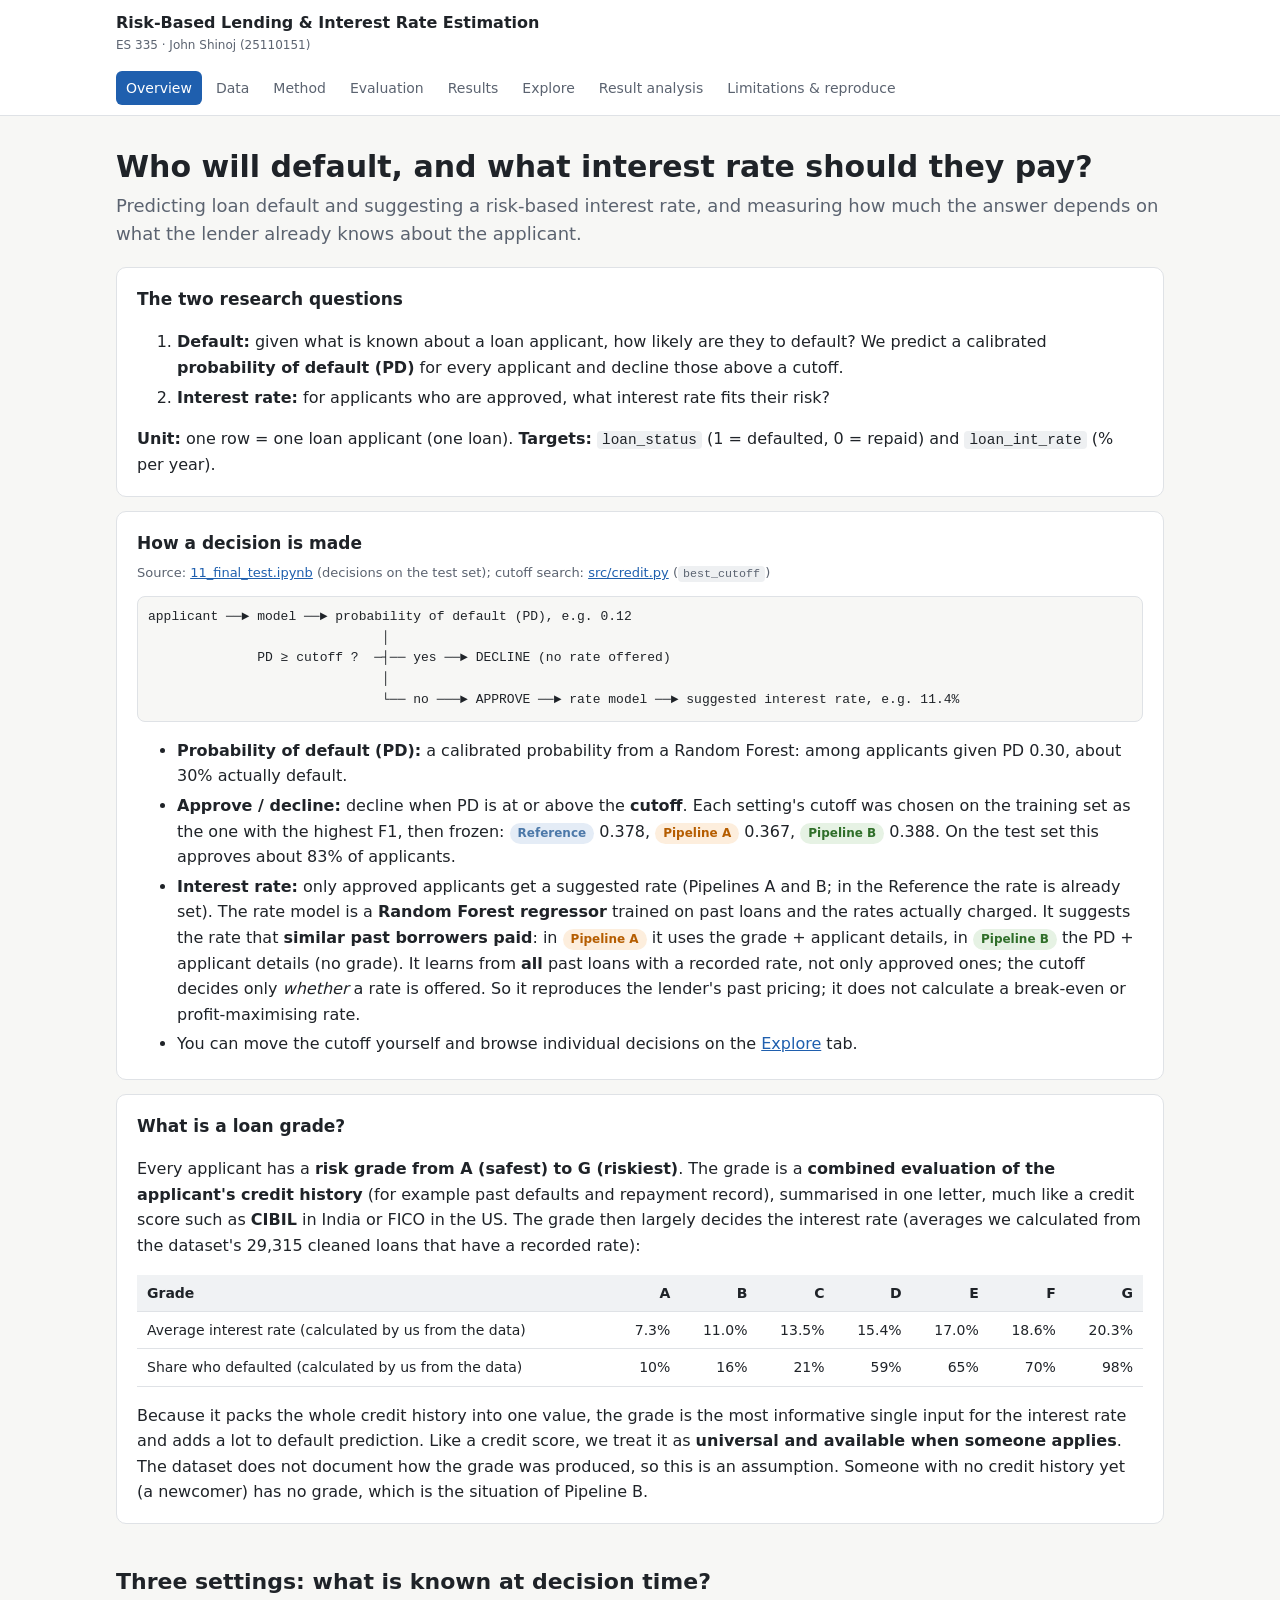
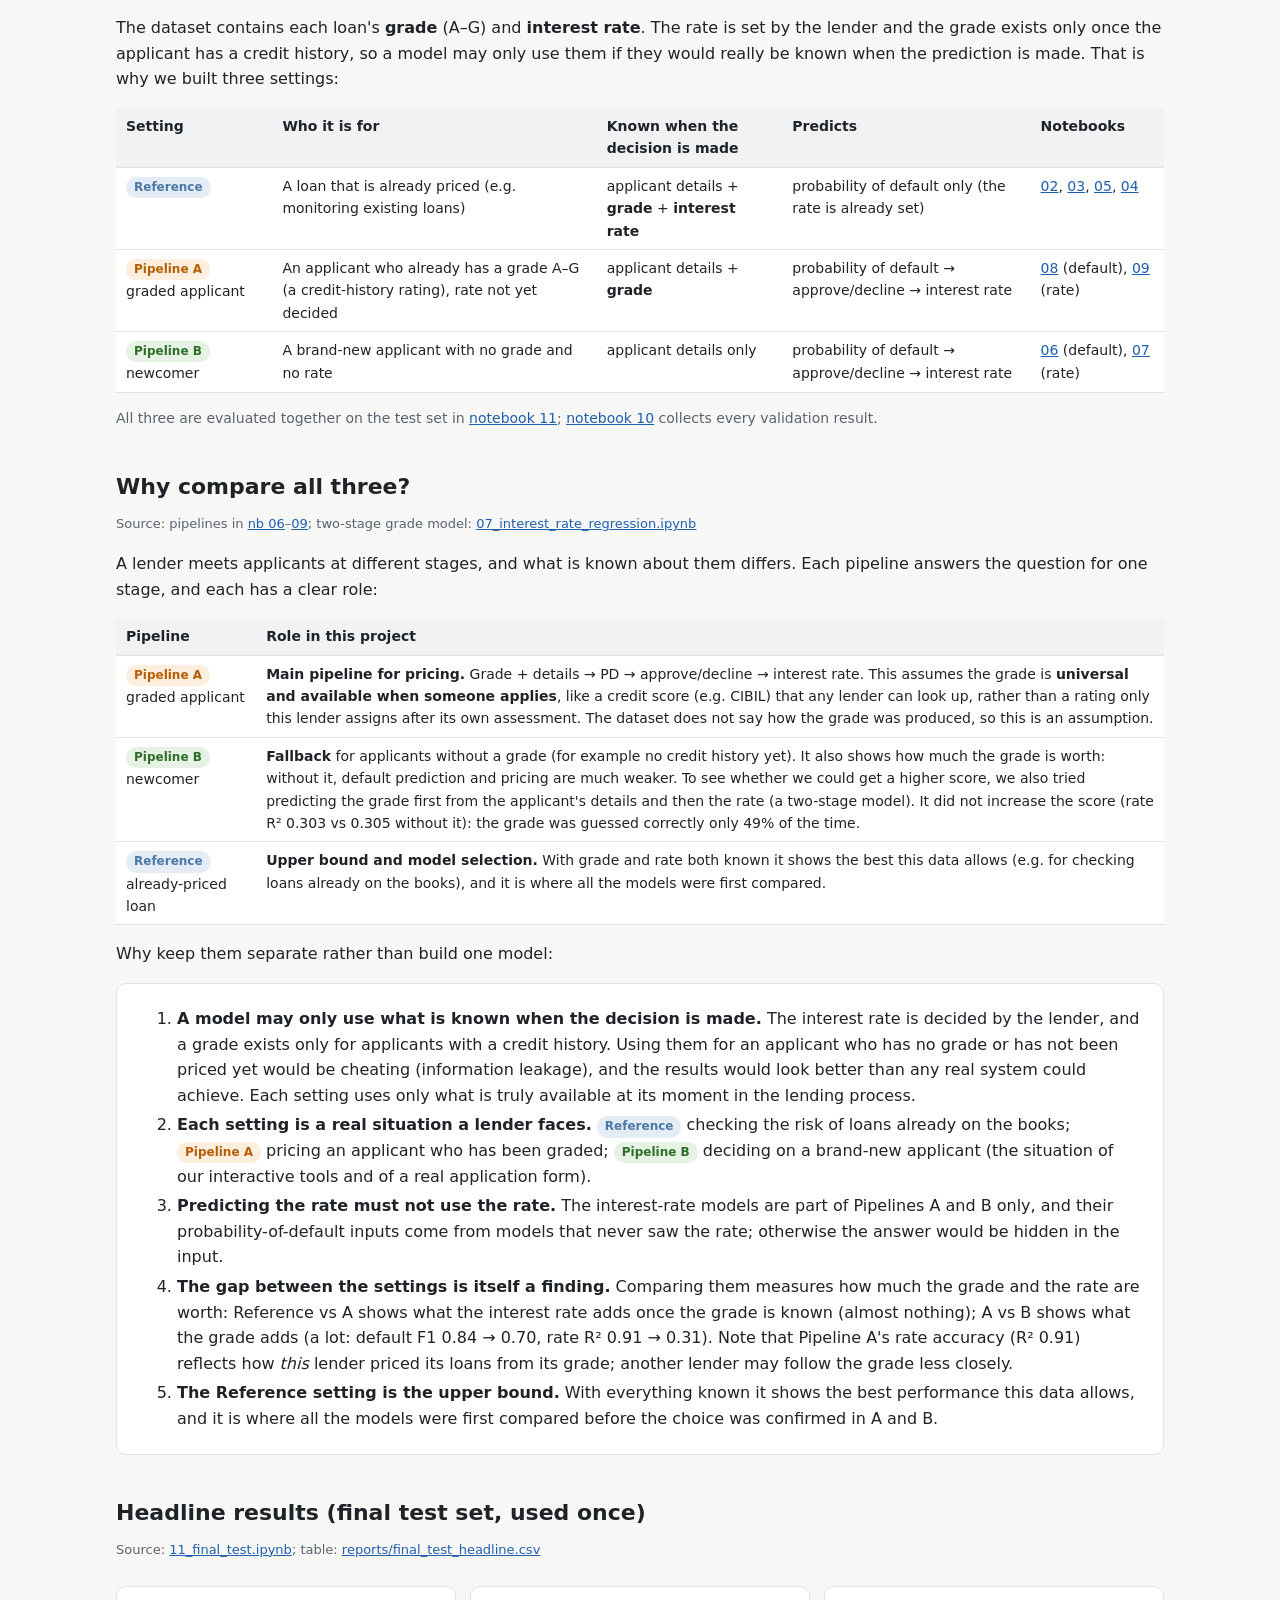
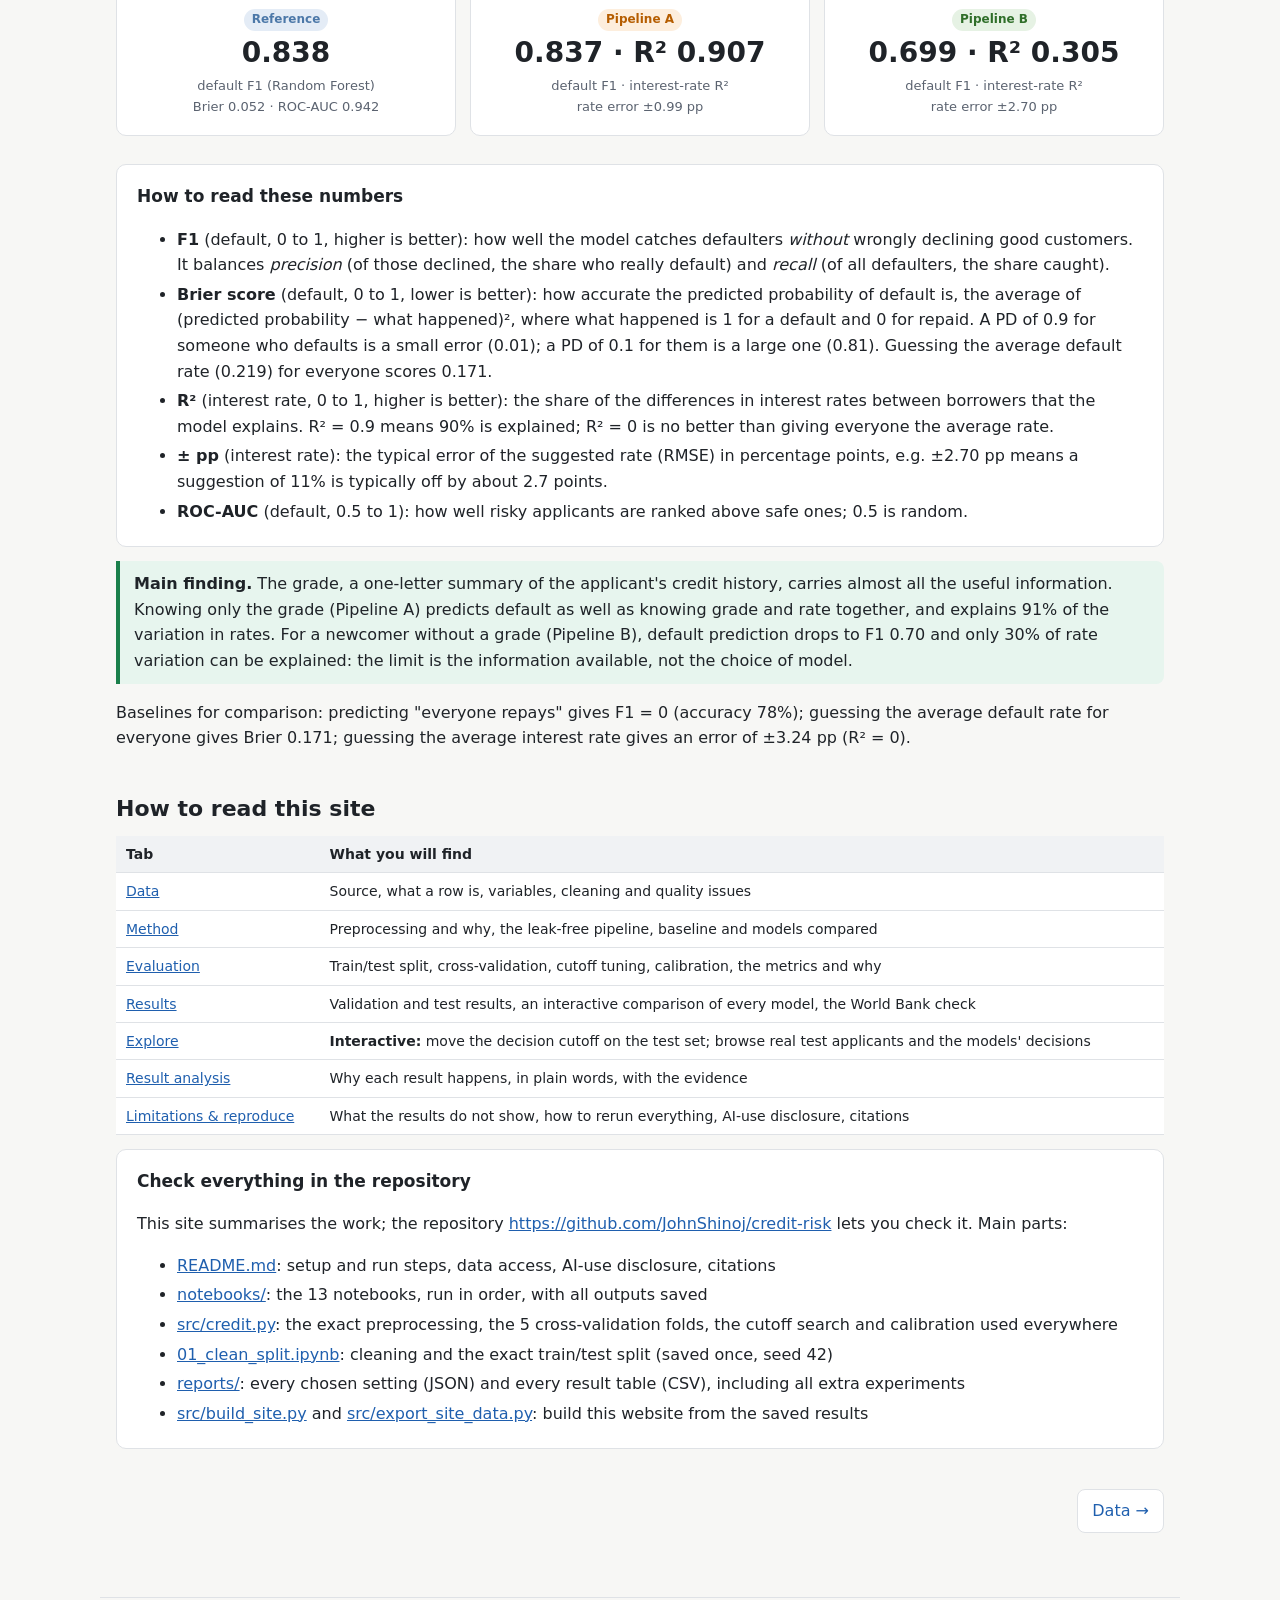
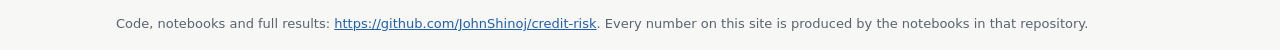
<file: docs/index.html>
<!doctype html>
<html lang="en"><head>
<meta charset="utf-8"><meta name="viewport" content="width=device-width, initial-scale=1">
<title>Overview | Risk-Based Lending</title>
<meta name="description" content="ES 335 project: predicting loan default and estimating interest rates for three lending settings.">
<link rel="stylesheet" href="assets/style.css">
</head><body>
<header class="site"><div class="inner">
<a class="brand" href="index.html">Risk-Based Lending &amp; Interest Rate Estimation<small>ES 335 · John Shinoj (25110151)</small></a>
<nav class="tabs"><a href="index.html" class=active>Overview</a><a href="data.html">Data</a><a href="method.html">Method</a><a href="evaluation.html">Evaluation</a><a href="results.html">Results</a><a href="explore.html">Explore</a><a href="analysis.html">Result analysis</a><a href="limitations.html">Limitations & reproduce</a></nav></div></header>
<main>

<h1>Who will default, and what interest rate should they pay?</h1>
<p class="lead">Predicting loan default and suggesting a risk-based interest rate, and measuring how much the answer depends on
what the lender already knows about the applicant.</p>

<div class="card">
<h3 style="margin-top:0">The two research questions</h3>
<ol>
<li><b>Default:</b> given what is known about a loan applicant, how likely are they to default? We predict a calibrated
<b>probability of default (PD)</b> for every applicant and decline those above a cutoff.</li>
<li><b>Interest rate:</b> for applicants who are approved, what interest rate fits their risk?</li>
</ol>
<p style="margin-bottom:0"><b>Unit:</b> one row = one loan applicant (one loan). <b>Targets:</b> <code>loan_status</code>
(1 = defaulted, 0 = repaid) and <code>loan_int_rate</code> (% per year).</p>
</div>

<div class="card">
<h3 style="margin-top:0">How a decision is made</h3>
<p class="src">Source: <a href="https://github.com/JohnShinoj/credit-risk/blob/main/notebooks/11_final_test.ipynb" target="_blank" rel="noopener">11_final_test.ipynb</a> (decisions on the test set); cutoff search: <a href="https://github.com/JohnShinoj/credit-risk/blob/main/src/credit.py" target="_blank" rel="noopener">src/credit.py</a> (<code>best_cutoff</code>)</p>
<pre style="background:#f7f7f5;border:1px solid var(--line);border-radius:8px;padding:10px;overflow-x:auto;font-size:13px;margin:6px 0 10px">
applicant ──► model ──► probability of default (PD), e.g. 0.12
                              │
              PD ≥ cutoff ?  ─┤── yes ──► DECLINE (no rate offered)
                              │
                              └── no ───► APPROVE ──► rate model ──► suggested interest rate, e.g. 11.4%</pre>
<ul style="margin-bottom:0">
<li><b>Probability of default (PD):</b> a calibrated probability from a Random Forest: among applicants given PD 0.30, about 30%
actually default.</li>
<li><b>Approve / decline:</b> decline when PD is at or above the <b>cutoff</b>. Each setting's cutoff was chosen on the training
set as the one with the highest F1, then frozen: <span class="tag ref">Reference</span> 0.378, <span class="tag A">Pipeline A</span>
0.367, <span class="tag B">Pipeline B</span> 0.388. On the test set this approves about 83% of applicants.</li>
<li><b>Interest rate:</b> only approved applicants get a suggested rate (Pipelines A and B; in the Reference the rate is already set).
The rate model is a <b>Random Forest regressor</b> trained on past loans and the rates actually charged. It suggests the rate that
<b>similar past borrowers paid</b>: in <span class="tag A">Pipeline A</span> it uses the grade + applicant details, in
<span class="tag B">Pipeline B</span> the PD + applicant details (no grade). It learns from <b>all</b> past loans with a
recorded rate, not only approved ones; the cutoff decides only <i>whether</i> a rate is offered. So it reproduces the lender's
past pricing; it does not calculate a break-even or profit-maximising rate.</li>
<li>You can move the cutoff yourself and browse individual decisions on the <a href="explore.html">Explore</a> tab.</li>
</ul>
</div>

<div class="card">
<h3 style="margin-top:0">What is a loan grade?</h3>
<p>Every applicant has a <b>risk grade from A (safest) to G (riskiest)</b>. The grade is a <b>combined evaluation of the
applicant's credit history</b> (for example past defaults and repayment record), summarised in one letter, much like a
credit score such as <b>CIBIL</b> in India or FICO in the US. The grade then largely decides the interest rate
(averages we calculated from the dataset's 29,315 cleaned loans that have a recorded rate):</p>
<div class="table-wrap"><table>
<tr><th>Grade</th><th class="num">A</th><th class="num">B</th><th class="num">C</th><th class="num">D</th><th class="num">E</th><th class="num">F</th><th class="num">G</th></tr>
<tr><td>Average interest rate (calculated by us from the data)</td><td class="num">7.3%</td><td class="num">11.0%</td><td class="num">13.5%</td><td class="num">15.4%</td><td class="num">17.0%</td><td class="num">18.6%</td><td class="num">20.3%</td></tr>
<tr><td>Share who defaulted (calculated by us from the data)</td><td class="num">10%</td><td class="num">16%</td><td class="num">21%</td><td class="num">59%</td><td class="num">65%</td><td class="num">70%</td><td class="num">98%</td></tr>
</table></div>
<p style="margin-bottom:0">Because it packs the whole credit history into one value, the grade is the most informative single
input for the interest rate and adds a lot to default prediction. Like a credit score, we treat it as <b>universal and available
when someone applies</b>. The dataset does not document how the grade was produced, so this is an assumption. Someone with no
credit history yet (a newcomer) has no grade, which is the situation of Pipeline B.</p>
</div>

<h2>Three settings: what is known at decision time?</h2>
<p>The dataset contains each loan's <b>grade</b> (A–G) and <b>interest rate</b>. The rate is set by the lender and the grade
exists only once the applicant has a credit history, so a model may only use them if they would really be known when the
prediction is made. That is why we built three settings:</p>

<div class="table-wrap"><table>
<tr><th>Setting</th><th>Who it is for</th><th>Known when the decision is made</th><th>Predicts</th><th>Notebooks</th></tr>
<tr><td><span class="tag ref">Reference</span></td><td>A loan that is already priced (e.g. monitoring existing loans)</td><td>applicant details + <b>grade</b> + <b>interest rate</b></td><td>probability of default only (the rate is already set)</td><td><a href="https://github.com/JohnShinoj/credit-risk/blob/main/notebooks/02_probability_of_default.ipynb" target="_blank" rel="noopener">02</a>, <a href="https://github.com/JohnShinoj/credit-risk/blob/main/notebooks/03_decision_trees.ipynb" target="_blank" rel="noopener">03</a>, <a href="https://github.com/JohnShinoj/credit-risk/blob/main/notebooks/05_random_forest.ipynb" target="_blank" rel="noopener">05</a>, <a href="https://github.com/JohnShinoj/credit-risk/blob/main/notebooks/04_probability_of_default.ipynb" target="_blank" rel="noopener">04</a></td></tr>
<tr><td><span class="tag A">Pipeline A</span> graded applicant</td><td>An applicant who already has a grade A–G (a credit-history rating), rate not yet decided</td><td>applicant details + <b>grade</b></td><td>probability of default → approve/decline → interest rate</td><td><a href="https://github.com/JohnShinoj/credit-risk/blob/main/notebooks/08_graded_applicant_models.ipynb" target="_blank" rel="noopener">08</a> (default), <a href="https://github.com/JohnShinoj/credit-risk/blob/main/notebooks/09_interest_rate_with_grade.ipynb" target="_blank" rel="noopener">09</a> (rate)</td></tr>
<tr><td><span class="tag B">Pipeline B</span> newcomer</td><td>A brand-new applicant with no grade and no rate</td><td>applicant details only</td><td>probability of default → approve/decline → interest rate</td><td><a href="https://github.com/JohnShinoj/credit-risk/blob/main/notebooks/06_applicant_only_models.ipynb" target="_blank" rel="noopener">06</a> (default), <a href="https://github.com/JohnShinoj/credit-risk/blob/main/notebooks/07_interest_rate_regression.ipynb" target="_blank" rel="noopener">07</a> (rate)</td></tr>
</table></div>
<p style="font-size:14px;color:var(--muted)">All three are evaluated together on the test set in <a href="https://github.com/JohnShinoj/credit-risk/blob/main/notebooks/11_final_test.ipynb" target="_blank" rel="noopener">notebook 11</a>;
<a href="https://github.com/JohnShinoj/credit-risk/blob/main/notebooks/10_results_summary.ipynb" target="_blank" rel="noopener">notebook 10</a> collects every validation result.</p>

<h2 id="why-three">Why compare all three?</h2>
<p class="src">Source: pipelines in <a href="https://github.com/JohnShinoj/credit-risk/blob/main/notebooks/06_applicant_only_models.ipynb" target="_blank" rel="noopener">nb 06</a>–<a href="https://github.com/JohnShinoj/credit-risk/blob/main/notebooks/09_interest_rate_with_grade.ipynb" target="_blank" rel="noopener">09</a>; two-stage grade model: <a href="https://github.com/JohnShinoj/credit-risk/blob/main/notebooks/07_interest_rate_regression.ipynb" target="_blank" rel="noopener">07_interest_rate_regression.ipynb</a></p>
<p>A lender meets applicants at different stages, and what is known about them differs. Each pipeline answers the question
for one stage, and each has a clear role:</p>
<div class="table-wrap"><table>
<tr><th>Pipeline</th><th>Role in this project</th></tr>
<tr><td><span class="tag A">Pipeline A</span> graded applicant</td><td><b>Main pipeline for pricing.</b> Grade + details → PD → approve/decline →
interest rate. This assumes the grade is <b>universal and available when someone applies</b>, like a credit score (e.g. CIBIL)
that any lender can look up, rather than a rating only this lender assigns after its own assessment.
The dataset does not say how the grade was produced, so this is an assumption.</td></tr>
<tr><td><span class="tag B">Pipeline B</span> newcomer</td><td><b>Fallback</b> for applicants without a grade (for example no credit history yet).
It also shows how much the grade is worth: without it, default prediction and pricing are much weaker. To see whether
we could get a higher score, we also tried predicting the grade first from the applicant's details and then the rate (a two-stage
model). It did not increase the score (rate R² 0.303 vs 0.305 without it): the grade was guessed correctly only 49% of the time.</td></tr>
<tr><td><span class="tag ref">Reference</span> already-priced loan</td><td><b>Upper bound and model selection.</b> With grade and rate both known it shows the best
this data allows (e.g. for checking loans already on the books), and it is where all the models were first compared.</td></tr>
</table></div>
<p>Why keep them separate rather than build one model:</p>
<div class="card">
<ol style="margin:0">
<li><b>A model may only use what is known when the decision is made.</b> The interest rate is decided by the
lender, and a grade exists only for applicants with a credit history. Using them for an applicant who has no grade or has not
been priced yet would be cheating (information leakage), and the
results would look better than any real system could achieve. Each setting uses only what is truly available at its moment
in the lending process.</li>
<li><b>Each setting is a real situation a lender faces.</b> <span class="tag ref">Reference</span> checking the risk of loans
already on the books; <span class="tag A">Pipeline A</span> pricing an applicant who has been graded; <span class="tag B">Pipeline B</span>
deciding on a brand-new applicant (the situation of our interactive tools and of a real application form).</li>
<li><b>Predicting the rate must not use the rate.</b> The interest-rate models are part of Pipelines A and B only, and their
probability-of-default inputs come from models that never saw the rate; otherwise the answer would be hidden in the input.</li>
<li><b>The gap between the settings is itself a finding.</b> Comparing them measures how much the grade and the rate are
worth: Reference vs A shows what the interest rate adds once the grade is known (almost nothing); A vs B shows what the grade
adds (a lot: default F1 0.84 → 0.70, rate R² 0.91 → 0.31). Note that Pipeline A's rate accuracy (R² 0.91) reflects how
<i>this</i> lender priced its loans from its grade; another lender may follow the grade less closely.</li>
<li><b>The Reference setting is the upper bound.</b> With everything known it shows the best performance this data allows, and
it is where all the models were first compared before the choice was confirmed in A and B.</li>
</ol>
</div>

<h2>Headline results (final test set, used once)</h2>
<p class="src">Source: <a href="https://github.com/JohnShinoj/credit-risk/blob/main/notebooks/11_final_test.ipynb" target="_blank" rel="noopener">11_final_test.ipynb</a>; table: <a href="https://github.com/JohnShinoj/credit-risk/blob/main/reports/final_test_headline.csv" target="_blank" rel="noopener">reports/final_test_headline.csv</a></p>
<div class="grid three">
<div class="card kpi"><span class="tag ref">Reference</span><div class="v">0.838</div><div class="l">default F1 (Random Forest)<br>Brier 0.052 · ROC-AUC 0.942</div></div>
<div class="card kpi"><span class="tag A">Pipeline A</span><div class="v">0.837 · R² 0.907</div><div class="l">default F1 · interest-rate R²<br>rate error ±0.99 pp</div></div>
<div class="card kpi"><span class="tag B">Pipeline B</span><div class="v">0.699 · R² 0.305</div><div class="l">default F1 · interest-rate R²<br>rate error ±2.70 pp</div></div>
</div>
<div class="card">
<h3 style="margin-top:0">How to read these numbers</h3>
<ul style="margin-bottom:0">
<li><b>F1</b> (default, 0 to 1, higher is better): how well the model catches defaulters <i>without</i> wrongly declining good
customers. It balances <i>precision</i> (of those declined, the share who really default) and <i>recall</i> (of all defaulters,
the share caught).</li>
<li><b>Brier score</b> (default, 0 to 1, lower is better): how accurate the predicted probability of default is, the average of
(predicted probability − what happened)², where what happened is 1 for a default and 0 for repaid. A PD of 0.9 for someone who
defaults is a small error (0.01); a PD of 0.1 for them is a large one (0.81). Guessing the average default rate (0.219) for
everyone scores 0.171.</li>
<li><b>R²</b> (interest rate, 0 to 1, higher is better): the share of the differences in interest rates between borrowers that the
model explains. R² = 0.9 means 90% is explained; R² = 0 is no better than giving everyone the average rate.</li>
<li><b>± pp</b> (interest rate): the typical error of the suggested rate (RMSE) in percentage points, e.g. ±2.70 pp means a
suggestion of 11% is typically off by about 2.7 points.</li>
<li><b>ROC-AUC</b> (default, 0.5 to 1): how well risky applicants are ranked above safe ones; 0.5 is random.</li>
</ul>
</div>
<div class="note good"><b>Main finding.</b> The grade, a one-letter summary of the applicant's credit history, carries almost all the useful information. Knowing only the grade
(Pipeline A) predicts default as well as knowing grade and rate together, and explains 91% of the variation in rates. For a
newcomer without a grade (Pipeline B), default prediction drops to F1 0.70 and only 30% of rate variation can be explained:
the limit is the information available, not the choice of model.</div>
<p>Baselines for comparison: predicting "everyone repays" gives F1 = 0 (accuracy 78%); guessing the average default rate for
everyone gives Brier 0.171; guessing the average interest rate gives an error of ±3.24 pp (R² = 0).</p>

<h2>How to read this site</h2>
<div class="table-wrap"><table>
<tr><th>Tab</th><th>What you will find</th></tr>
<tr><td><a href="data.html">Data</a></td><td>Source, what a row is, variables, cleaning and quality issues</td></tr>
<tr><td><a href="method.html">Method</a></td><td>Preprocessing and why, the leak-free pipeline, baseline and models compared</td></tr>
<tr><td><a href="evaluation.html">Evaluation</a></td><td>Train/test split, cross-validation, cutoff tuning, calibration, the metrics and why</td></tr>
<tr><td><a href="results.html">Results</a></td><td>Validation and test results, an interactive comparison of every model, the World Bank check</td></tr>
<tr><td><a href="explore.html">Explore</a></td><td><b>Interactive:</b> move the decision cutoff on the test set; browse real test applicants and the models' decisions</td></tr>
<tr><td><a href="analysis.html">Result analysis</a></td><td>Why each result happens, in plain words, with the evidence</td></tr>
<tr><td><a href="limitations.html">Limitations &amp; reproduce</a></td><td>What the results do not show, how to rerun everything, AI-use disclosure, citations</td></tr>
</table></div>
<div class="card">
<h3 style="margin-top:0">Check everything in the repository</h3>
<p>This site summarises the work; the repository <a href="https://github.com/JohnShinoj/credit-risk" target="_blank" rel="noopener">https://github.com/JohnShinoj/credit-risk</a> lets you check it.
Main parts:</p>
<ul style="margin-bottom:0">
<li><a href="https://github.com/JohnShinoj/credit-risk/blob/main/README.md" target="_blank" rel="noopener">README.md</a>: setup and run steps, data access, AI-use disclosure, citations</li>
<li><a href="https://github.com/JohnShinoj/credit-risk/tree/main/notebooks" target="_blank" rel="noopener">notebooks/</a>: the 13 notebooks, run in order, with all outputs saved</li>
<li><a href="https://github.com/JohnShinoj/credit-risk/blob/main/src/credit.py" target="_blank" rel="noopener">src/credit.py</a>: the exact preprocessing, the 5 cross-validation folds, the cutoff search and calibration used everywhere</li>
<li><a href="https://github.com/JohnShinoj/credit-risk/blob/main/notebooks/01_clean_split.ipynb" target="_blank" rel="noopener">01_clean_split.ipynb</a>: cleaning and the exact train/test split (saved once, seed 42)</li>
<li><a href="https://github.com/JohnShinoj/credit-risk/tree/main/reports" target="_blank" rel="noopener">reports/</a>: every chosen setting (JSON) and every result table (CSV), including all extra experiments</li>
<li><a href="https://github.com/JohnShinoj/credit-risk/blob/main/src/build_site.py" target="_blank" rel="noopener">src/build_site.py</a> and <a href="https://github.com/JohnShinoj/credit-risk/blob/main/src/export_site_data.py" target="_blank" rel="noopener">src/export_site_data.py</a>: build this website from the saved results</li>
</ul>
</div>

<div class="pager"><span></span><a href="data.html">Data →</a></div>
</main>
<footer>Code, notebooks and full results: <a href="https://github.com/JohnShinoj/credit-risk" target="_blank" rel="noopener">https://github.com/JohnShinoj/credit-risk</a>.
Every number on this site is produced by the notebooks in that repository.</footer>

</body></html>
</file>
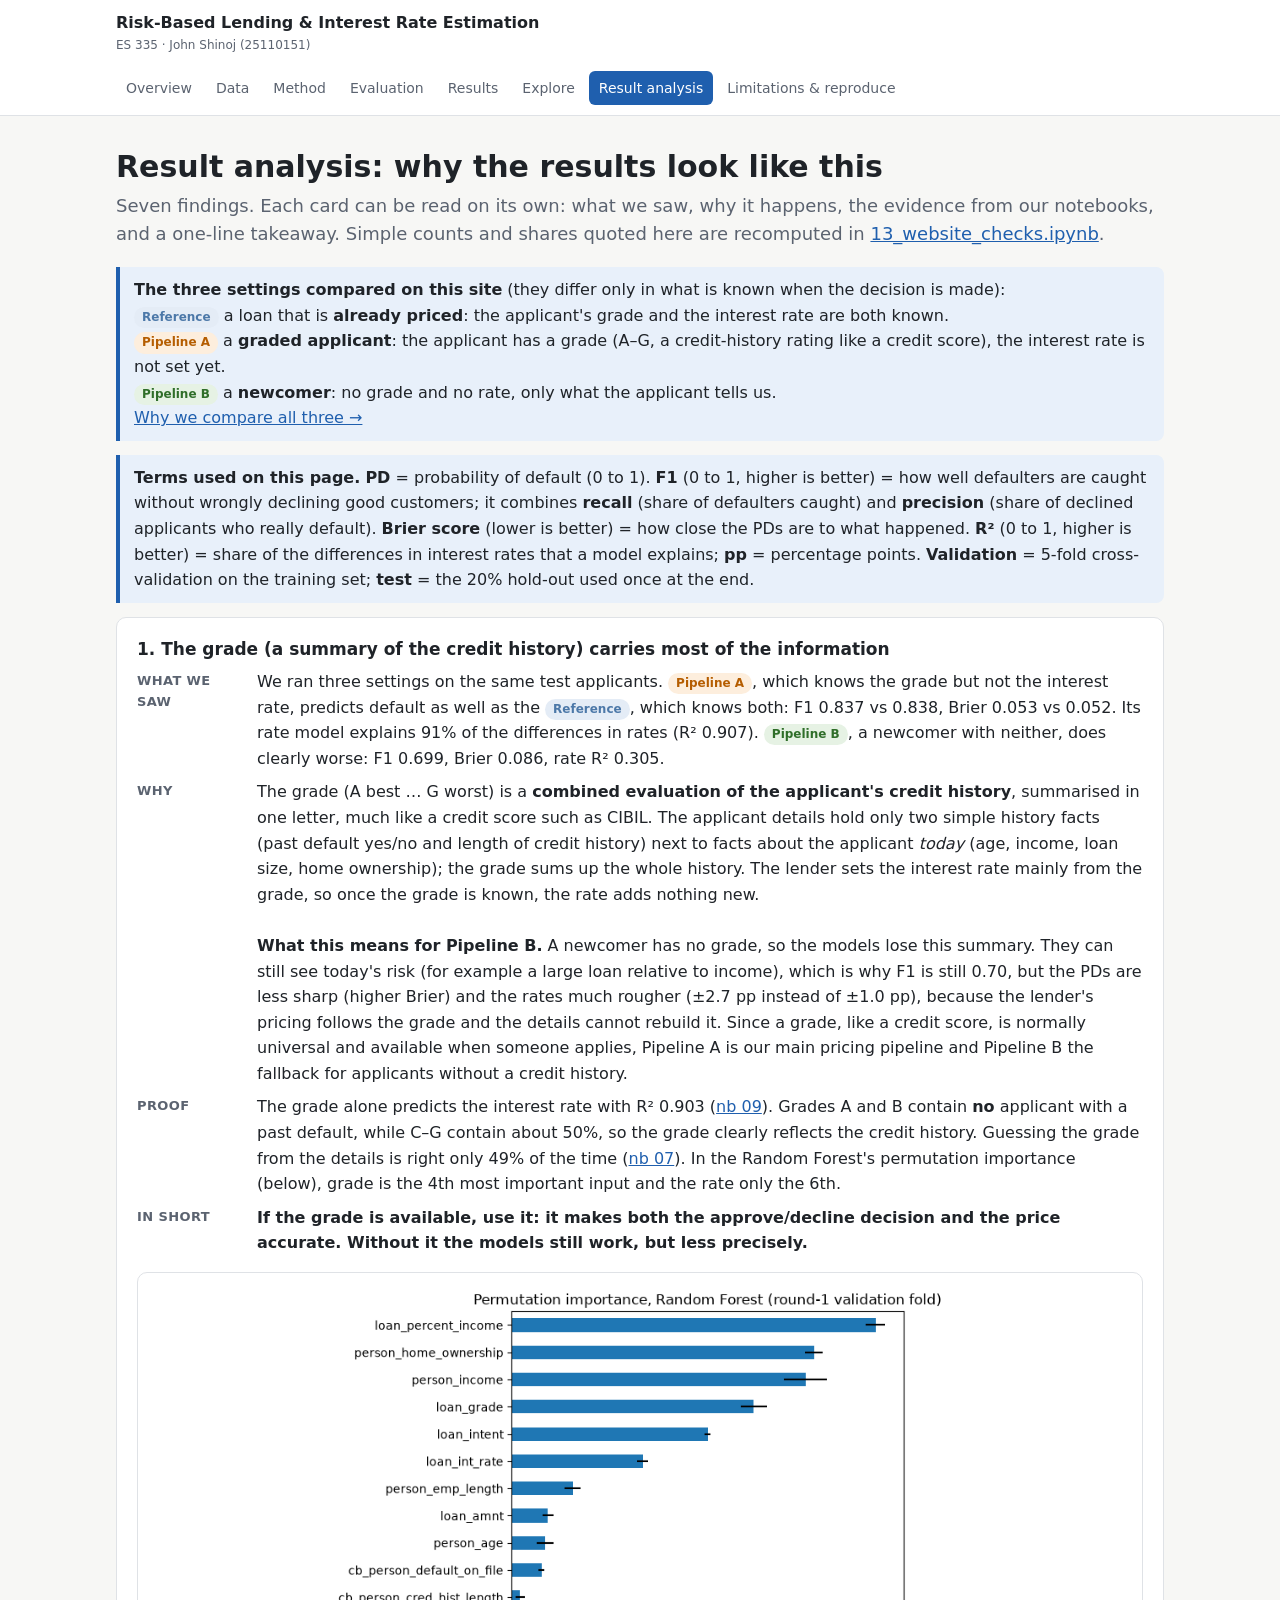
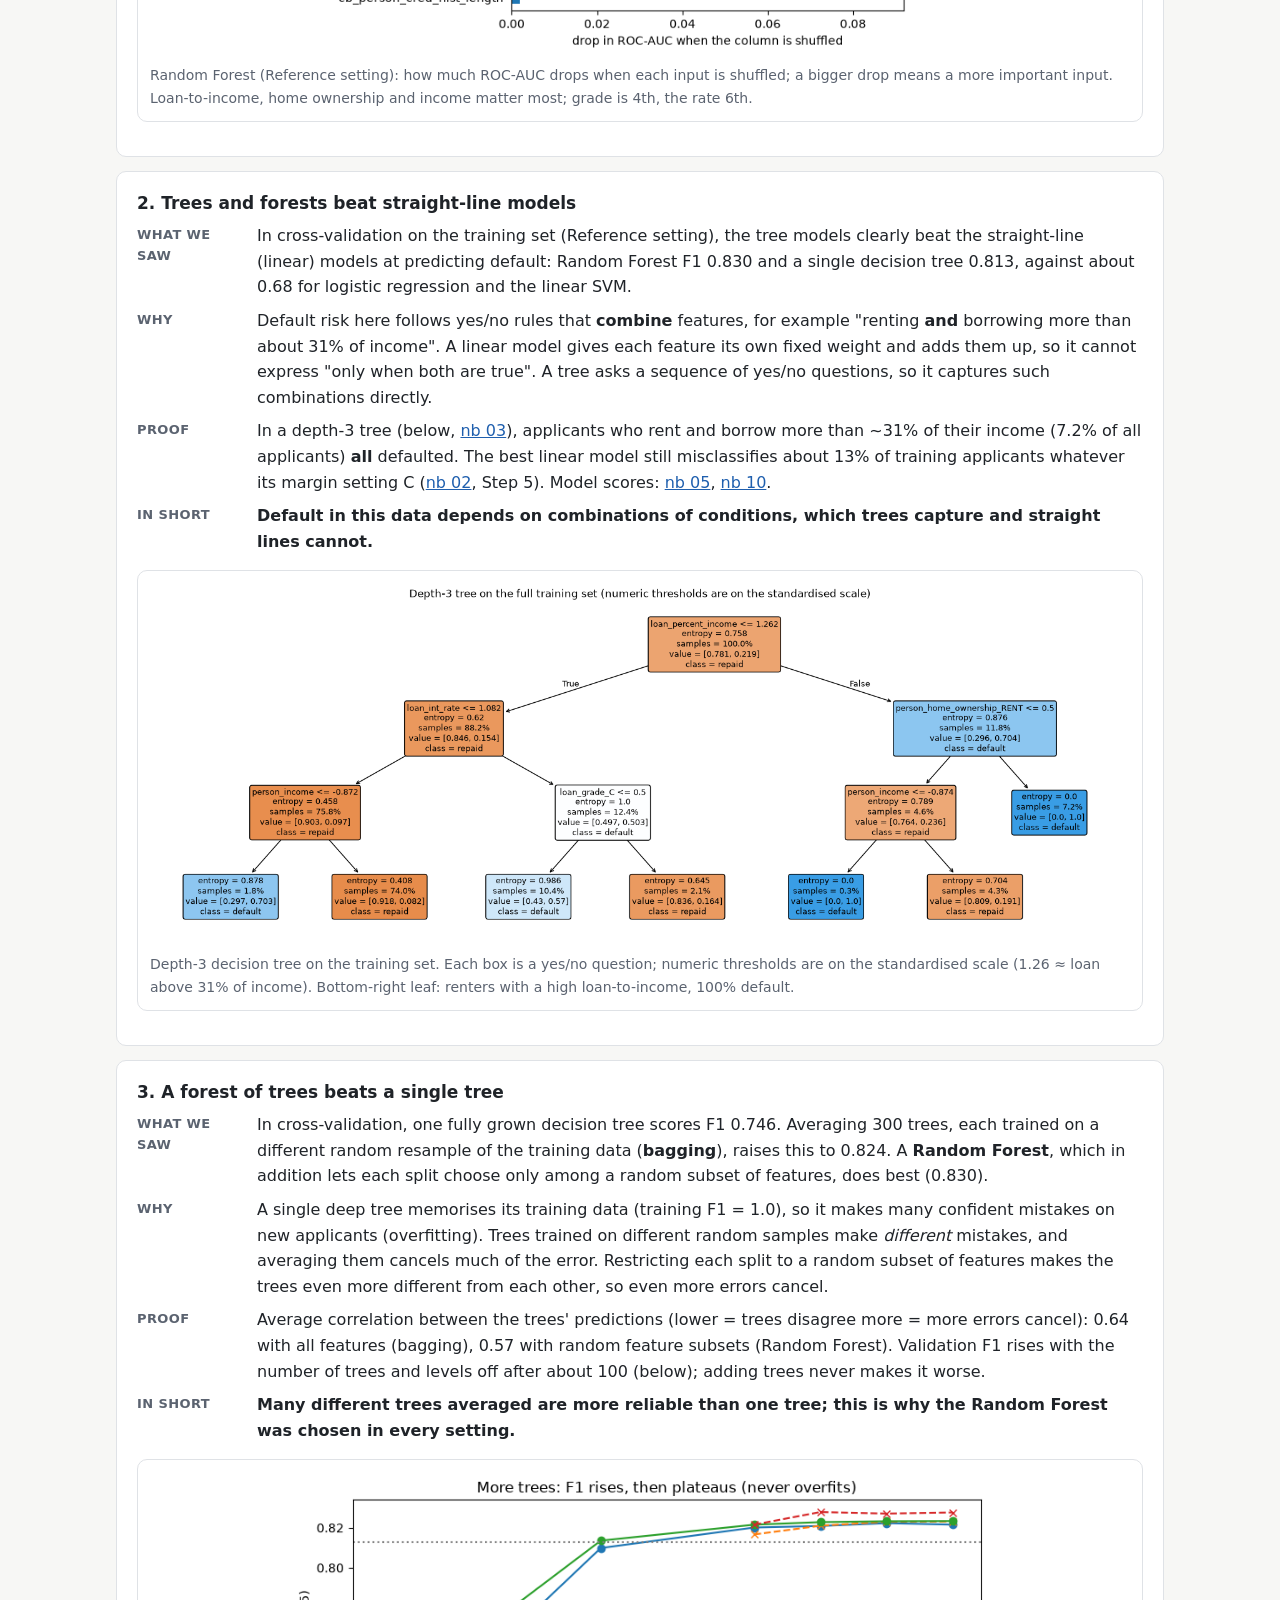
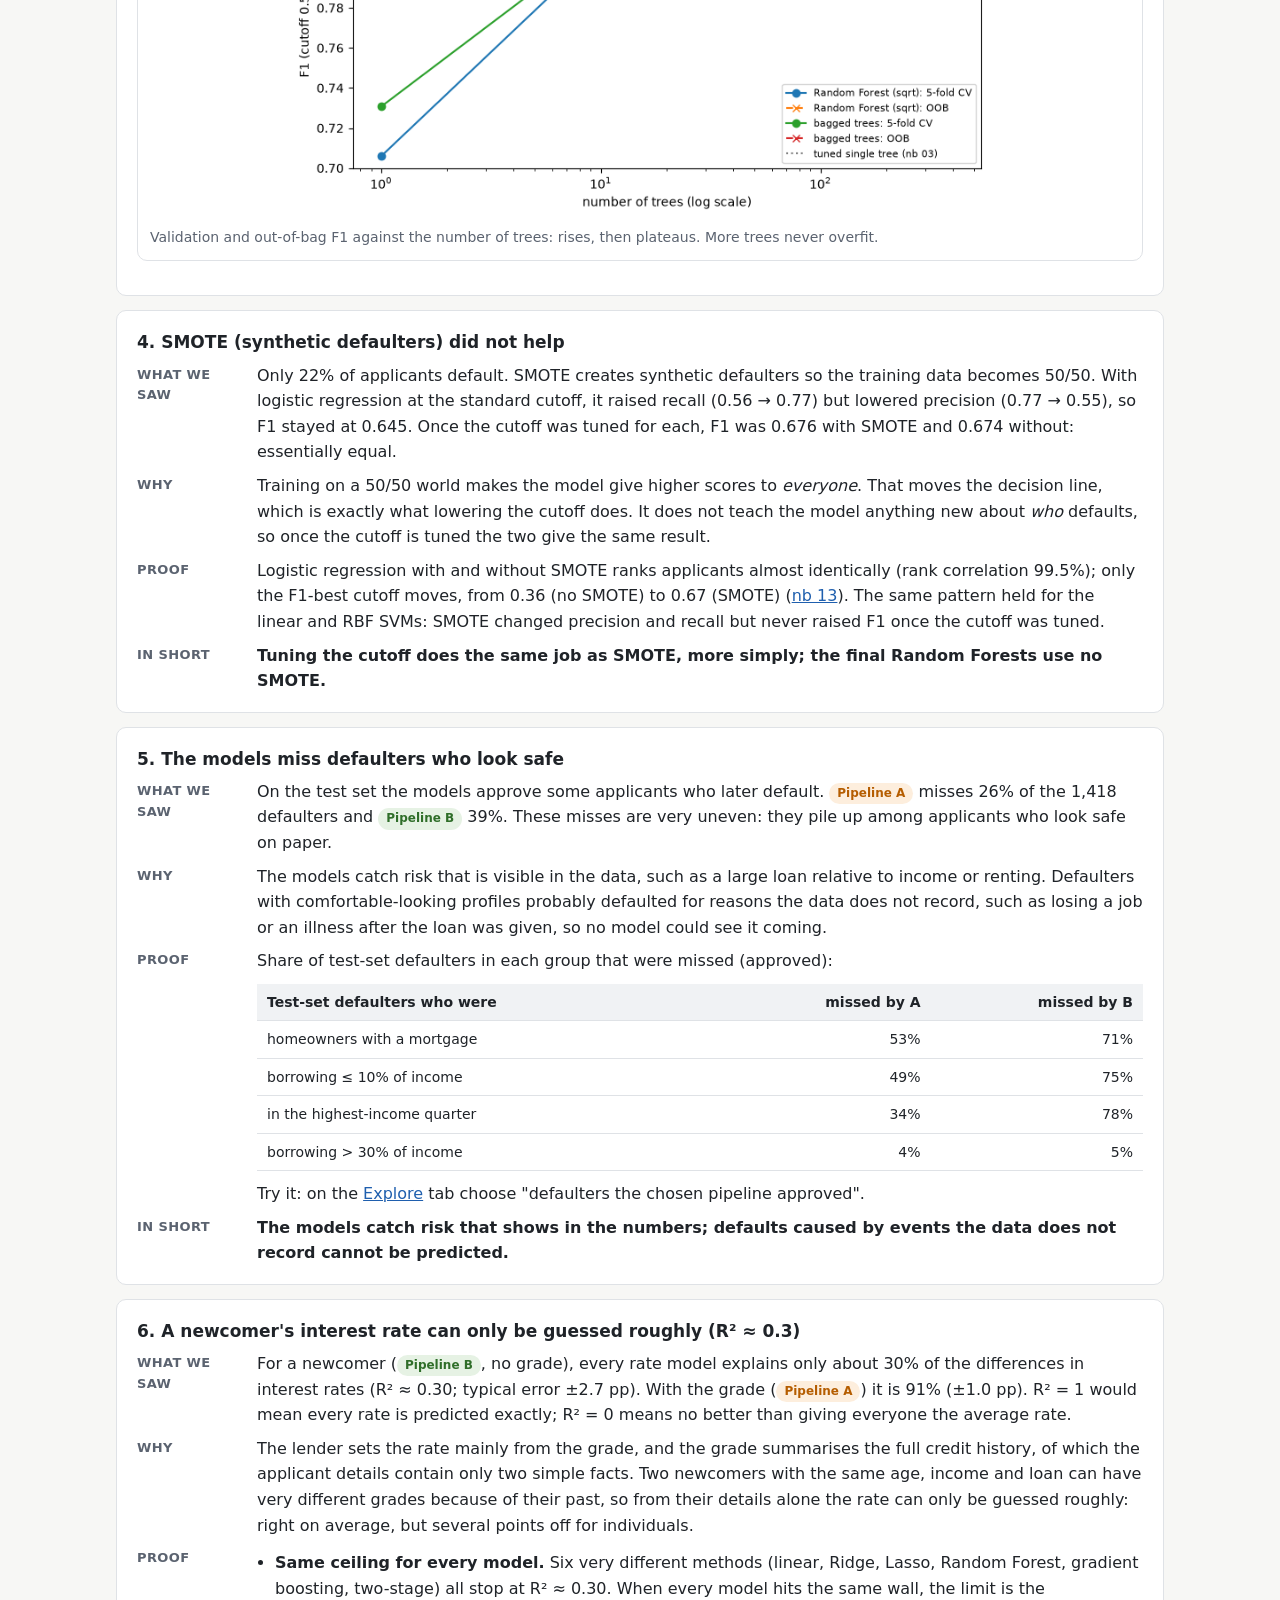
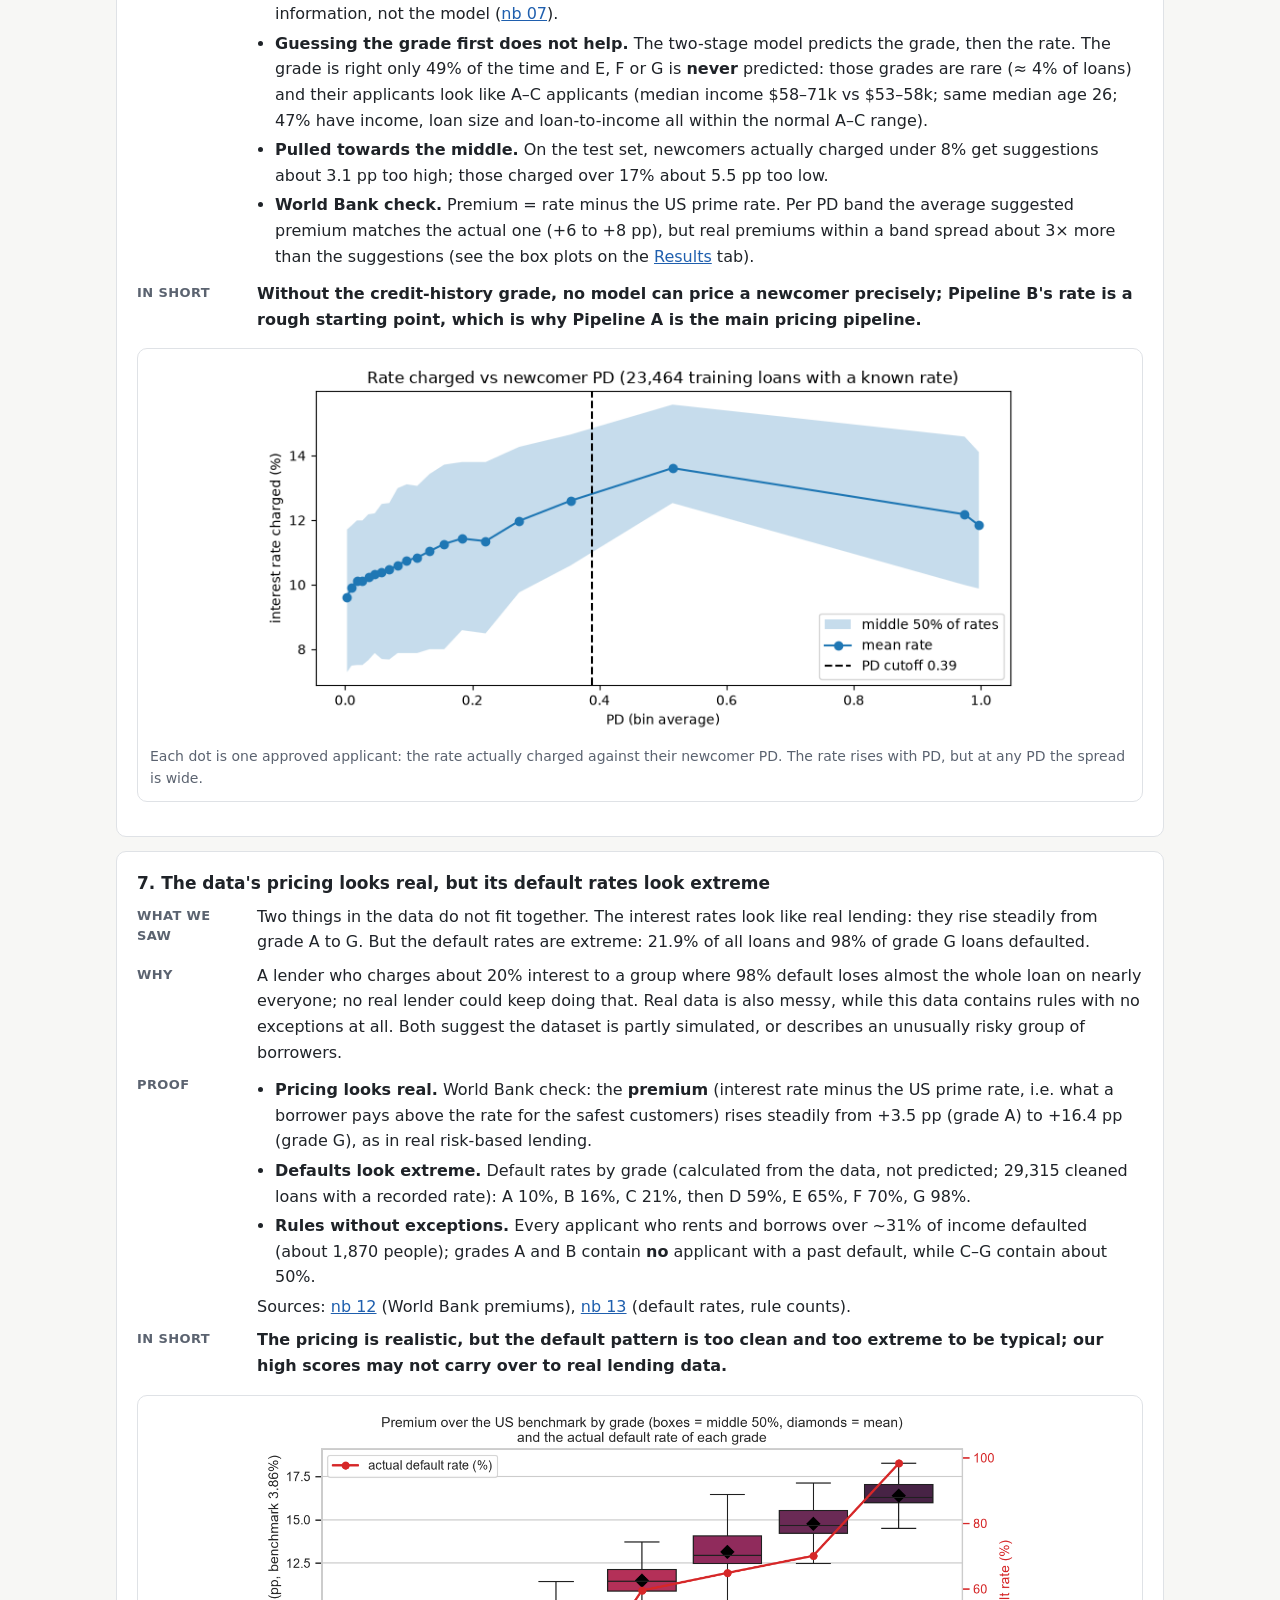
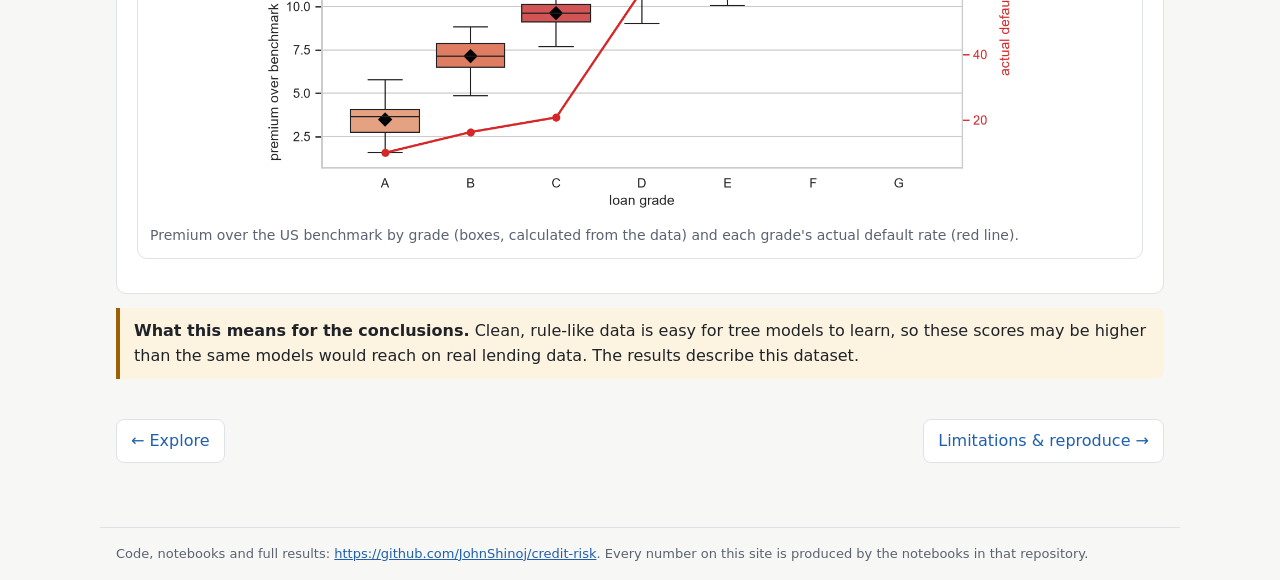
<file: docs/analysis.html>
<!doctype html>
<html lang="en"><head>
<meta charset="utf-8"><meta name="viewport" content="width=device-width, initial-scale=1">
<title>Result analysis | Risk-Based Lending</title>
<meta name="description" content="ES 335 project: predicting loan default and estimating interest rates for three lending settings.">
<link rel="stylesheet" href="assets/style.css">
</head><body>
<header class="site"><div class="inner">
<a class="brand" href="index.html">Risk-Based Lending &amp; Interest Rate Estimation<small>ES 335 · John Shinoj (25110151)</small></a>
<nav class="tabs"><a href="index.html">Overview</a><a href="data.html">Data</a><a href="method.html">Method</a><a href="evaluation.html">Evaluation</a><a href="results.html">Results</a><a href="explore.html">Explore</a><a href="analysis.html" class=active>Result analysis</a><a href="limitations.html">Limitations & reproduce</a></nav></div></header>
<main>
<h1>Result analysis: why the results look like this</h1><p class="lead">Seven findings. Each card can be read on its own: what we saw, why it happens, the evidence from our notebooks, and a one-line takeaway. Simple counts and shares quoted here are recomputed in <a href="https://github.com/JohnShinoj/credit-risk/blob/main/notebooks/13_website_checks.ipynb" target="_blank" rel="noopener">13_website_checks.ipynb</a>.</p><div class="note"><b>The three settings compared on this site</b> (they differ only in what is known when the
decision is made):<br>
<span class="tag ref">Reference</span> a loan that is <b>already priced</b>: the applicant's grade and the interest rate are both known.<br>
<span class="tag A">Pipeline A</span> a <b>graded applicant</b>: the applicant has a grade (A–G, a credit-history rating like a credit score), the interest rate is not set yet.<br>
<span class="tag B">Pipeline B</span> a <b>newcomer</b>: no grade and no rate, only what the applicant tells us.<br>
<a href="index.html#why-three">Why we compare all three →</a></div><div class="note"><b>Terms used on this page.</b>
<b>PD</b> = probability of default (0 to 1). <b>F1</b> (0 to 1, higher is better) = how well defaulters are caught without
wrongly declining good customers; it combines <b>recall</b> (share of defaulters caught) and <b>precision</b> (share of declined
applicants who really default). <b>Brier score</b> (lower is better) = how close the PDs are to what happened.
<b>R²</b> (0 to 1, higher is better) = share of the differences in interest rates that a model explains; <b>pp</b> = percentage
points. <b>Validation</b> = 5-fold cross-validation on the training set; <b>test</b> = the 20% hold-out used once at the end.</div><div class="card"><h3 style="margin-top:0">1. The grade (a summary of the credit history) carries most of the information</h3><div class="why">
<div class="row"><b>What we saw</b><div>We ran three settings on the same test applicants. <span class="tag A">Pipeline A</span>, which knows the grade but not the interest rate, predicts default as well as the <span class="tag ref">Reference</span>, which knows both: F1 0.837 vs 0.838, Brier 0.053 vs 0.052. Its rate model explains 91% of the differences in rates (R² 0.907). <span class="tag B">Pipeline B</span>, a newcomer with neither, does clearly worse: F1 0.699, Brier 0.086, rate R² 0.305.</div></div>
<div class="row"><b>Why</b><div>The grade (A best … G worst) is a <b>combined evaluation of the applicant's credit history</b>, summarised in one letter, much like a credit score such as CIBIL. The applicant details hold only two simple history facts (past default yes/no and length of credit history) next to facts about the applicant <i>today</i> (age, income, loan size, home ownership); the grade sums up the whole history. The lender sets the interest rate mainly from the grade, so once the grade is known, the rate adds nothing new.
<br><br><b>What this means for Pipeline B.</b> A newcomer has no grade, so the models lose this summary. They can still see today's risk (for example a large loan relative to income), which is why F1 is still 0.70, but the PDs are less sharp (higher Brier) and the rates much rougher (±2.7 pp instead of ±1.0 pp), because the lender's pricing follows the grade and the details cannot rebuild it. Since a grade, like a credit score, is normally universal and available when someone applies, Pipeline A is our main pricing pipeline and Pipeline B the fallback for applicants without a credit history.</div></div>
<div class="row"><b>Proof</b><div>The grade alone predicts the interest rate with R² 0.903 (<a href="https://github.com/JohnShinoj/credit-risk/blob/main/notebooks/09_interest_rate_with_grade.ipynb" target="_blank" rel="noopener">nb 09</a>). Grades A and B contain <b>no</b> applicant with a past default, while C–G contain about 50%, so the grade clearly reflects the credit history. Guessing the grade from the details is right only 49% of the time (<a href="https://github.com/JohnShinoj/credit-risk/blob/main/notebooks/07_interest_rate_regression.ipynb" target="_blank" rel="noopener">nb 07</a>). In the Random Forest's permutation importance (below), grade is the 4th most important input and the rate only the 6th.</div></div>
<div class="row"><b>In short</b><div><b>If the grade is available, use it: it makes both the approve/decline decision and the price accurate. Without it the models still work, but less precisely.</b></div></div></div><figure><img src="figures/forest_permutation_importance.png" alt="Random Forest (Reference setting): how much ROC-AUC drops when each input is shuffled; a bigger drop means a more important input. Loan-to-income, home ownership and income matter most; grade is 4th, the rate 6th." loading="lazy" style="max-width:620px"><figcaption>Random Forest (Reference setting): how much ROC-AUC drops when each input is shuffled; a bigger drop means a more important input. Loan-to-income, home ownership and income matter most; grade is 4th, the rate 6th.</figcaption></figure></div><div class="card"><h3 style="margin-top:0">2. Trees and forests beat straight-line models</h3><div class="why">
<div class="row"><b>What we saw</b><div>In cross-validation on the training set (Reference setting), the tree models clearly beat the straight-line (linear) models at predicting default: Random Forest F1 0.830 and a single decision tree 0.813, against about 0.68 for logistic regression and the linear SVM.</div></div>
<div class="row"><b>Why</b><div>Default risk here follows yes/no rules that <b>combine</b> features, for example "renting <b>and</b> borrowing more than about 31% of income". A linear model gives each feature its own fixed weight and adds them up, so it cannot express "only when both are true". A tree asks a sequence of yes/no questions, so it captures such combinations directly.</div></div>
<div class="row"><b>Proof</b><div>In a depth-3 tree (below, <a href="https://github.com/JohnShinoj/credit-risk/blob/main/notebooks/03_decision_trees.ipynb" target="_blank" rel="noopener">nb 03</a>), applicants who rent and borrow more than ~31% of their income (7.2% of all applicants) <b>all</b> defaulted. The best linear model still misclassifies about 13% of training applicants whatever its margin setting C (<a href="https://github.com/JohnShinoj/credit-risk/blob/main/notebooks/02_probability_of_default.ipynb" target="_blank" rel="noopener">nb 02</a>, Step 5). Model scores: <a href="https://github.com/JohnShinoj/credit-risk/blob/main/notebooks/05_random_forest.ipynb" target="_blank" rel="noopener">nb 05</a>, <a href="https://github.com/JohnShinoj/credit-risk/blob/main/notebooks/10_results_summary.ipynb" target="_blank" rel="noopener">nb 10</a>.</div></div>
<div class="row"><b>In short</b><div><b>Default in this data depends on combinations of conditions, which trees capture and straight lines cannot.</b></div></div></div><figure><img src="figures/tree_depth3.png" alt="Depth-3 decision tree on the training set. Each box is a yes/no question; numeric thresholds are on the standardised scale (1.26 ≈ loan above 31% of income). Bottom-right leaf: renters with a high loan-to-income, 100% default." loading="lazy"><figcaption>Depth-3 decision tree on the training set. Each box is a yes/no question; numeric thresholds are on the standardised scale (1.26 ≈ loan above 31% of income). Bottom-right leaf: renters with a high loan-to-income, 100% default.</figcaption></figure></div><div class="card"><h3 style="margin-top:0">3. A forest of trees beats a single tree</h3><div class="why">
<div class="row"><b>What we saw</b><div>In cross-validation, one fully grown decision tree scores F1 0.746. Averaging 300 trees, each trained on a different random resample of the training data (<b>bagging</b>), raises this to 0.824. A <b>Random Forest</b>, which in addition lets each split choose only among a random subset of features, does best (0.830).</div></div>
<div class="row"><b>Why</b><div>A single deep tree memorises its training data (training F1 = 1.0), so it makes many confident mistakes on new applicants (overfitting). Trees trained on different random samples make <i>different</i> mistakes, and averaging them cancels much of the error. Restricting each split to a random subset of features makes the trees even more different from each other, so even more errors cancel.</div></div>
<div class="row"><b>Proof</b><div>Average correlation between the trees' predictions (lower = trees disagree more = more errors cancel): 0.64 with all features (bagging), 0.57 with random feature subsets (Random Forest). Validation F1 rises with the number of trees and levels off after about 100 (below); adding trees never makes it worse.</div></div>
<div class="row"><b>In short</b><div><b>Many different trees averaged are more reliable than one tree; this is why the Random Forest was chosen in every setting.</b></div></div></div><figure><img src="figures/forest_tree_count.png" alt="Validation and out-of-bag F1 against the number of trees: rises, then plateaus. More trees never overfit." loading="lazy" style="max-width:700px"><figcaption>Validation and out-of-bag F1 against the number of trees: rises, then plateaus. More trees never overfit.</figcaption></figure></div><div class="card"><h3 style="margin-top:0">4. SMOTE (synthetic defaulters) did not help</h3><div class="why">
<div class="row"><b>What we saw</b><div>Only 22% of applicants default. SMOTE creates synthetic defaulters so the training data becomes 50/50. With logistic regression at the standard cutoff, it raised recall (0.56 → 0.77) but lowered precision (0.77 → 0.55), so F1 stayed at 0.645. Once the cutoff was tuned for each, F1 was 0.676 with SMOTE and 0.674 without: essentially equal.</div></div>
<div class="row"><b>Why</b><div>Training on a 50/50 world makes the model give higher scores to <i>everyone</i>. That moves the decision line, which is exactly what lowering the cutoff does. It does not teach the model anything new about <i>who</i> defaults, so once the cutoff is tuned the two give the same result.</div></div>
<div class="row"><b>Proof</b><div>Logistic regression with and without SMOTE ranks applicants almost identically (rank correlation 99.5%); only the F1-best cutoff moves, from 0.36 (no SMOTE) to 0.67 (SMOTE) (<a href="https://github.com/JohnShinoj/credit-risk/blob/main/notebooks/13_website_checks.ipynb" target="_blank" rel="noopener">nb 13</a>). The same pattern held for the linear and RBF SVMs: SMOTE changed precision and recall but never raised F1 once the cutoff was tuned.</div></div>
<div class="row"><b>In short</b><div><b>Tuning the cutoff does the same job as SMOTE, more simply; the final Random Forests use no SMOTE.</b></div></div></div></div><div class="card"><h3 style="margin-top:0">5. The models miss defaulters who look safe</h3><div class="why">
<div class="row"><b>What we saw</b><div>On the test set the models approve some applicants who later default. <span class="tag A">Pipeline A</span> misses 26% of the 1,418 defaulters and <span class="tag B">Pipeline B</span> 39%. These misses are very uneven: they pile up among applicants who look safe on paper.</div></div>
<div class="row"><b>Why</b><div>The models catch risk that is visible in the data, such as a large loan relative to income or renting. Defaulters with comfortable-looking profiles probably defaulted for reasons the data does not record, such as losing a job or an illness after the loan was given, so no model could see it coming.</div></div>
<div class="row"><b>Proof</b><div>Share of test-set defaulters in each group that were missed (approved):<div class="table-wrap"><table><tr><th>Test-set defaulters who were</th><th class="num">missed by A</th><th class="num">missed by B</th></tr>
<tr><td>homeowners with a mortgage</td><td class="num">53%</td><td class="num">71%</td></tr>
<tr><td>borrowing ≤ 10% of income</td><td class="num">49%</td><td class="num">75%</td></tr>
<tr><td>in the highest-income quarter</td><td class="num">34%</td><td class="num">78%</td></tr>
<tr><td>borrowing &gt; 30% of income</td><td class="num">4%</td><td class="num">5%</td></tr></table></div>
Try it: on the <a href="explore.html">Explore</a> tab choose "defaulters the chosen pipeline approved".</div></div>
<div class="row"><b>In short</b><div><b>The models catch risk that shows in the numbers; defaults caused by events the data does not record cannot be predicted.</b></div></div></div></div><div class="card"><h3 style="margin-top:0">6. A newcomer's interest rate can only be guessed roughly (R² ≈ 0.3)</h3><div class="why">
<div class="row"><b>What we saw</b><div>For a newcomer (<span class="tag B">Pipeline B</span>, no grade), every rate model explains only about 30% of the differences in interest rates (R² ≈ 0.30; typical error ±2.7 pp). With the grade (<span class="tag A">Pipeline A</span>) it is 91% (±1.0 pp). R² = 1 would mean every rate is predicted exactly; R² = 0 means no better than giving everyone the average rate.</div></div>
<div class="row"><b>Why</b><div>The lender sets the rate mainly from the grade, and the grade summarises the full credit history, of which the applicant details contain only two simple facts. Two newcomers with the same age, income and loan can have very different grades because of their past, so from their details alone the rate can only be guessed roughly: right on average, but several points off for individuals.</div></div>
<div class="row"><b>Proof</b><div><ul style="margin:0;padding-left:18px">
<li><b>Same ceiling for every model.</b> Six very different methods (linear, Ridge, Lasso, Random Forest, gradient boosting, two-stage) all stop at R² ≈ 0.30. When every model hits the same wall, the limit is the information, not the model (<a href="https://github.com/JohnShinoj/credit-risk/blob/main/notebooks/07_interest_rate_regression.ipynb" target="_blank" rel="noopener">nb 07</a>).</li>
<li><b>Guessing the grade first does not help.</b> The two-stage model predicts the grade, then the rate. The grade is right only 49% of the time and E, F or G is <b>never</b> predicted: those grades are rare (≈ 4% of loans) and their applicants look like A–C applicants (median income $58–71k vs $53–58k; same median age 26; 47% have income, loan size and loan-to-income all within the normal A–C range).</li>
<li><b>Pulled towards the middle.</b> On the test set, newcomers actually charged under 8% get suggestions about 3.1 pp too high; those charged over 17% about 5.5 pp too low.</li>
<li><b>World Bank check.</b> Premium = rate minus the US prime rate. Per PD band the average suggested premium matches the actual one (+6 to +8 pp), but real premiums within a band spread about 3× more than the suggestions (see the box plots on the <a href="results.html">Results</a> tab).</li></ul></div></div>
<div class="row"><b>In short</b><div><b>Without the credit-history grade, no model can price a newcomer precisely; Pipeline B's rate is a rough starting point, which is why Pipeline A is the main pricing pipeline.</b></div></div></div><figure><img src="figures/newcomer_rate_vs_pd.png" alt="Each dot is one approved applicant: the rate actually charged against their newcomer PD. The rate rises with PD, but at any PD the spread is wide." loading="lazy" style="max-width:760px"><figcaption>Each dot is one approved applicant: the rate actually charged against their newcomer PD. The rate rises with PD, but at any PD the spread is wide.</figcaption></figure></div><div class="card"><h3 style="margin-top:0">7. The data's pricing looks real, but its default rates look extreme</h3><div class="why">
<div class="row"><b>What we saw</b><div>Two things in the data do not fit together. The interest rates look like real lending: they rise steadily from grade A to G. But the default rates are extreme: 21.9% of all loans and 98% of grade G loans defaulted.</div></div>
<div class="row"><b>Why</b><div>A lender who charges about 20% interest to a group where 98% default loses almost the whole loan on nearly everyone; no real lender could keep doing that. Real data is also messy, while this data contains rules with no exceptions at all. Both suggest the dataset is partly simulated, or describes an unusually risky group of borrowers.</div></div>
<div class="row"><b>Proof</b><div><ul style="margin:0;padding-left:18px">
<li><b>Pricing looks real.</b> World Bank check: the <b>premium</b> (interest rate minus the US prime rate, i.e. what a borrower pays above the rate for the safest customers) rises steadily from +3.5 pp (grade A) to +16.4 pp (grade G), as in real risk-based lending.</li>
<li><b>Defaults look extreme.</b> Default rates by grade (calculated from the data, not predicted; 29,315 cleaned loans with a recorded rate): A 10%, B 16%, C 21%, then D 59%, E 65%, F 70%, G 98%.</li>
<li><b>Rules without exceptions.</b> Every applicant who rents and borrows over ~31% of income defaulted (about 1,870 people); grades A and B contain <b>no</b> applicant with a past default, while C–G contain about 50%.</li></ul>Sources: <a href="https://github.com/JohnShinoj/credit-risk/blob/main/notebooks/12_macro_check.ipynb" target="_blank" rel="noopener">nb 12</a> (World Bank premiums), <a href="https://github.com/JohnShinoj/credit-risk/blob/main/notebooks/13_website_checks.ipynb" target="_blank" rel="noopener">nb 13</a> (default rates, rule counts).</div></div>
<div class="row"><b>In short</b><div><b>The pricing is realistic, but the default pattern is too clean and too extreme to be typical; our high scores may not carry over to real lending data.</b></div></div></div><figure><img src="figures/premium_by_grade_data.png" alt="Premium over the US benchmark by grade (boxes, calculated from the data) and each grade's actual default rate (red line)." loading="lazy" style="max-width:760px"><figcaption>Premium over the US benchmark by grade (boxes, calculated from the data) and each grade's actual default rate (red line).</figcaption></figure></div><div class="note warn"><b>What this means for the conclusions.</b> Clean, rule-like data is easy for tree models to learn,
so these scores may be higher than the same models would reach on real lending data. The results describe this dataset.</div>
<div class="pager"><a href="explore.html">← Explore</a><a href="limitations.html">Limitations & reproduce →</a></div>
</main>
<footer>Code, notebooks and full results: <a href="https://github.com/JohnShinoj/credit-risk" target="_blank" rel="noopener">https://github.com/JohnShinoj/credit-risk</a>.
Every number on this site is produced by the notebooks in that repository.</footer>

</body></html>
</file>
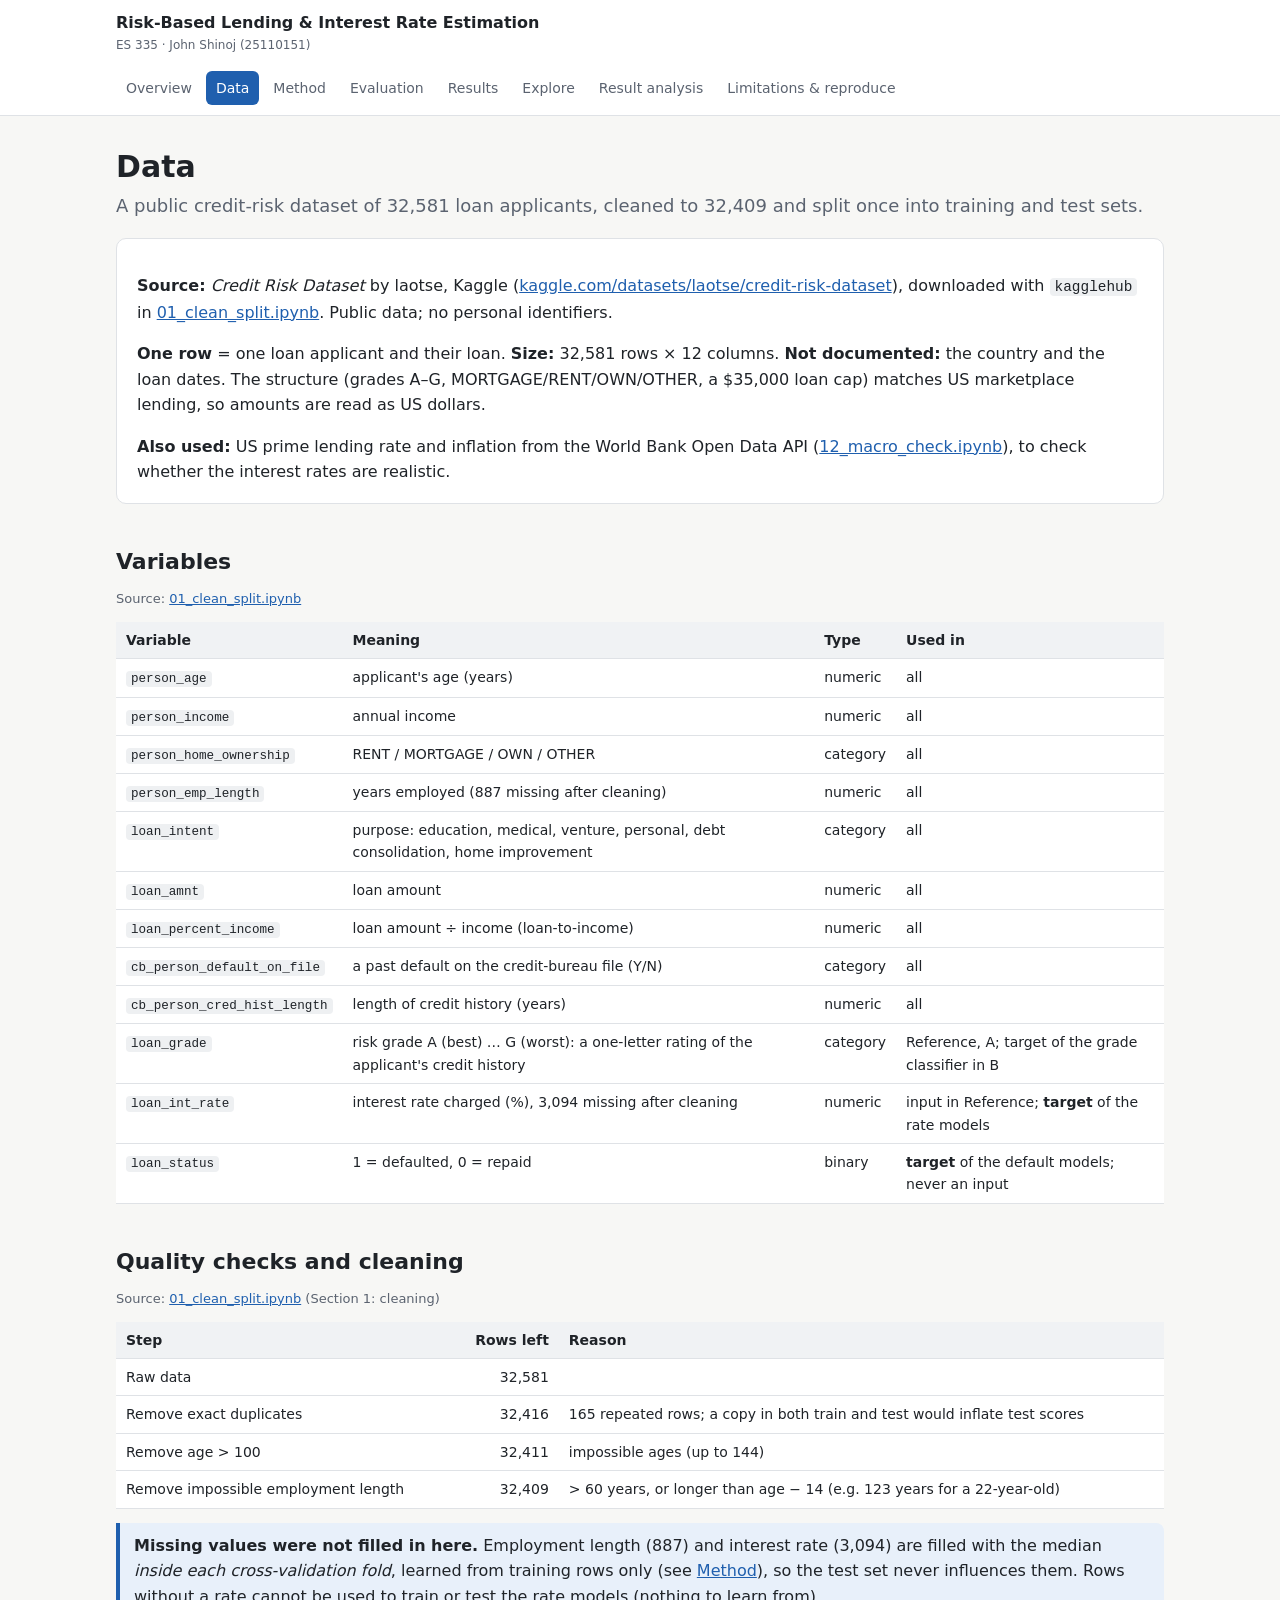
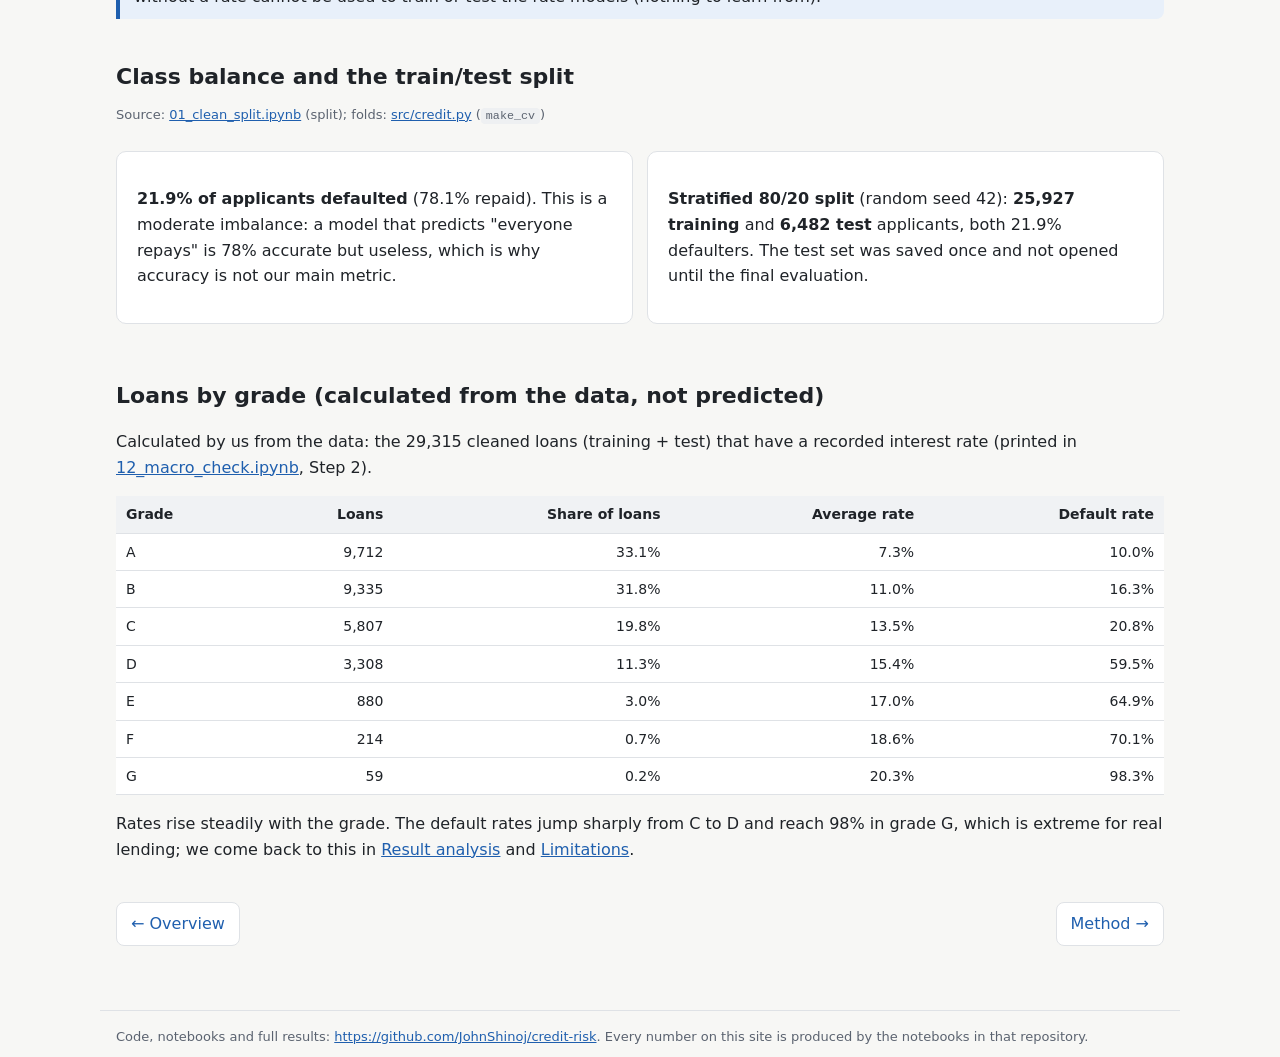
<file: docs/data.html>
<!doctype html>
<html lang="en"><head>
<meta charset="utf-8"><meta name="viewport" content="width=device-width, initial-scale=1">
<title>Data | Risk-Based Lending</title>
<meta name="description" content="ES 335 project: predicting loan default and estimating interest rates for three lending settings.">
<link rel="stylesheet" href="assets/style.css">
</head><body>
<header class="site"><div class="inner">
<a class="brand" href="index.html">Risk-Based Lending &amp; Interest Rate Estimation<small>ES 335 · John Shinoj (25110151)</small></a>
<nav class="tabs"><a href="index.html">Overview</a><a href="data.html" class=active>Data</a><a href="method.html">Method</a><a href="evaluation.html">Evaluation</a><a href="results.html">Results</a><a href="explore.html">Explore</a><a href="analysis.html">Result analysis</a><a href="limitations.html">Limitations & reproduce</a></nav></div></header>
<main>

<h1>Data</h1>
<p class="lead">A public credit-risk dataset of 32,581 loan applicants, cleaned to 32,409 and split once into training and test sets.</p>

<div class="card">
<p><b>Source:</b> <i>Credit Risk Dataset</i> by laotse, Kaggle
(<a href="https://www.kaggle.com/datasets/laotse/credit-risk-dataset" target="_blank" rel="noopener">kaggle.com/datasets/laotse/credit-risk-dataset</a>),
downloaded with <code>kagglehub</code> in <a href="https://github.com/JohnShinoj/credit-risk/blob/main/notebooks/01_clean_split.ipynb" target="_blank" rel="noopener">01_clean_split.ipynb</a>. Public data; no personal identifiers.</p>
<p><b>One row</b> = one loan applicant and their loan. <b>Size:</b> 32,581 rows × 12 columns.
<b>Not documented:</b> the country and the loan dates. The structure (grades A–G, MORTGAGE/RENT/OWN/OTHER, a $35,000 loan cap)
matches US marketplace lending, so amounts are read as US dollars.</p>
<p style="margin-bottom:0"><b>Also used:</b> US prime lending rate and inflation from the World Bank Open Data API
(<a href="https://github.com/JohnShinoj/credit-risk/blob/main/notebooks/12_macro_check.ipynb" target="_blank" rel="noopener">12_macro_check.ipynb</a>), to check whether the interest rates are realistic.</p>
</div>

<h2>Variables</h2>
<p class="src">Source: <a href="https://github.com/JohnShinoj/credit-risk/blob/main/notebooks/01_clean_split.ipynb" target="_blank" rel="noopener">01_clean_split.ipynb</a></p>
<div class="table-wrap"><table>
<tr><th>Variable</th><th>Meaning</th><th>Type</th><th>Used in</th></tr>
<tr><td><code>person_age</code></td><td>applicant's age (years)</td><td>numeric</td><td>all</td></tr>
<tr><td><code>person_income</code></td><td>annual income</td><td>numeric</td><td>all</td></tr>
<tr><td><code>person_home_ownership</code></td><td>RENT / MORTGAGE / OWN / OTHER</td><td>category</td><td>all</td></tr>
<tr><td><code>person_emp_length</code></td><td>years employed (887 missing after cleaning)</td><td>numeric</td><td>all</td></tr>
<tr><td><code>loan_intent</code></td><td>purpose: education, medical, venture, personal, debt consolidation, home improvement</td><td>category</td><td>all</td></tr>
<tr><td><code>loan_amnt</code></td><td>loan amount</td><td>numeric</td><td>all</td></tr>
<tr><td><code>loan_percent_income</code></td><td>loan amount ÷ income (loan-to-income)</td><td>numeric</td><td>all</td></tr>
<tr><td><code>cb_person_default_on_file</code></td><td>a past default on the credit-bureau file (Y/N)</td><td>category</td><td>all</td></tr>
<tr><td><code>cb_person_cred_hist_length</code></td><td>length of credit history (years)</td><td>numeric</td><td>all</td></tr>
<tr><td><code>loan_grade</code></td><td>risk grade A (best) … G (worst): a one-letter rating of the applicant's credit history</td><td>category</td><td>Reference, A; target of the grade classifier in B</td></tr>
<tr><td><code>loan_int_rate</code></td><td>interest rate charged (%), 3,094 missing after cleaning</td><td>numeric</td><td>input in Reference; <b>target</b> of the rate models</td></tr>
<tr><td><code>loan_status</code></td><td>1 = defaulted, 0 = repaid</td><td>binary</td><td><b>target</b> of the default models; never an input</td></tr>
</table></div>

<h2>Quality checks and cleaning</h2>
<p class="src">Source: <a href="https://github.com/JohnShinoj/credit-risk/blob/main/notebooks/01_clean_split.ipynb" target="_blank" rel="noopener">01_clean_split.ipynb</a> (Section 1: cleaning)</p>
<div class="table-wrap"><table>
<tr><th>Step</th><th class="num">Rows left</th><th>Reason</th></tr>
<tr><td>Raw data</td><td class="num">32,581</td><td></td></tr>
<tr><td>Remove exact duplicates</td><td class="num">32,416</td><td>165 repeated rows; a copy in both train and test would inflate test scores</td></tr>
<tr><td>Remove age &gt; 100</td><td class="num">32,411</td><td>impossible ages (up to 144)</td></tr>
<tr><td>Remove impossible employment length</td><td class="num">32,409</td><td>&gt; 60 years, or longer than age − 14 (e.g. 123 years for a 22-year-old)</td></tr>
</table></div>
<div class="note"><b>Missing values were not filled in here.</b> Employment length (887) and interest rate (3,094) are filled with the
median <i>inside each cross-validation fold</i>, learned from training rows only (see <a href="method.html">Method</a>), so the test
set never influences them. Rows without a rate cannot be used to train or test the rate models (nothing to learn from).</div>

<h2>Class balance and the train/test split</h2>
<p class="src">Source: <a href="https://github.com/JohnShinoj/credit-risk/blob/main/notebooks/01_clean_split.ipynb" target="_blank" rel="noopener">01_clean_split.ipynb</a> (split); folds: <a href="https://github.com/JohnShinoj/credit-risk/blob/main/src/credit.py" target="_blank" rel="noopener">src/credit.py</a> (<code>make_cv</code>)</p>
<div class="grid two">
<div class="card"><p><b>21.9% of applicants defaulted</b> (78.1% repaid). This is a moderate imbalance: a model that predicts
"everyone repays" is 78% accurate but useless, which is why accuracy is not our main metric.</p></div>
<div class="card"><p><b>Stratified 80/20 split</b> (random seed 42): <b>25,927 training</b> and <b>6,482 test</b> applicants, both
21.9% defaulters. The test set was saved once and not opened until the final evaluation.</p></div>
</div>

<h2>Loans by grade (calculated from the data, not predicted)</h2>
<p>Calculated by us from the data: the 29,315 cleaned loans (training + test) that have a recorded interest rate
(printed in <a href="https://github.com/JohnShinoj/credit-risk/blob/main/notebooks/12_macro_check.ipynb" target="_blank" rel="noopener">12_macro_check.ipynb</a>, Step 2).</p>
<div class="table-wrap"><table>
<tr><th>Grade</th><th class="num">Loans</th><th class="num">Share of loans</th><th class="num">Average rate</th><th class="num">Default rate</th></tr>
<tr><td>A</td><td class="num">9,712</td><td class="num">33.1%</td><td class="num">7.3%</td><td class="num">10.0%</td></tr>
<tr><td>B</td><td class="num">9,335</td><td class="num">31.8%</td><td class="num">11.0%</td><td class="num">16.3%</td></tr>
<tr><td>C</td><td class="num">5,807</td><td class="num">19.8%</td><td class="num">13.5%</td><td class="num">20.8%</td></tr>
<tr><td>D</td><td class="num">3,308</td><td class="num">11.3%</td><td class="num">15.4%</td><td class="num">59.5%</td></tr>
<tr><td>E</td><td class="num">880</td><td class="num">3.0%</td><td class="num">17.0%</td><td class="num">64.9%</td></tr>
<tr><td>F</td><td class="num">214</td><td class="num">0.7%</td><td class="num">18.6%</td><td class="num">70.1%</td></tr>
<tr><td>G</td><td class="num">59</td><td class="num">0.2%</td><td class="num">20.3%</td><td class="num">98.3%</td></tr>
</table></div>
<p>Rates rise steadily with the grade. The default rates jump sharply from C to D and reach 98% in grade G, which is extreme for
real lending; we come back to this in <a href="analysis.html">Result analysis</a> and <a href="limitations.html">Limitations</a>.</p>

<div class="pager"><a href="index.html">← Overview</a><a href="method.html">Method →</a></div>
</main>
<footer>Code, notebooks and full results: <a href="https://github.com/JohnShinoj/credit-risk" target="_blank" rel="noopener">https://github.com/JohnShinoj/credit-risk</a>.
Every number on this site is produced by the notebooks in that repository.</footer>

</body></html>
</file>
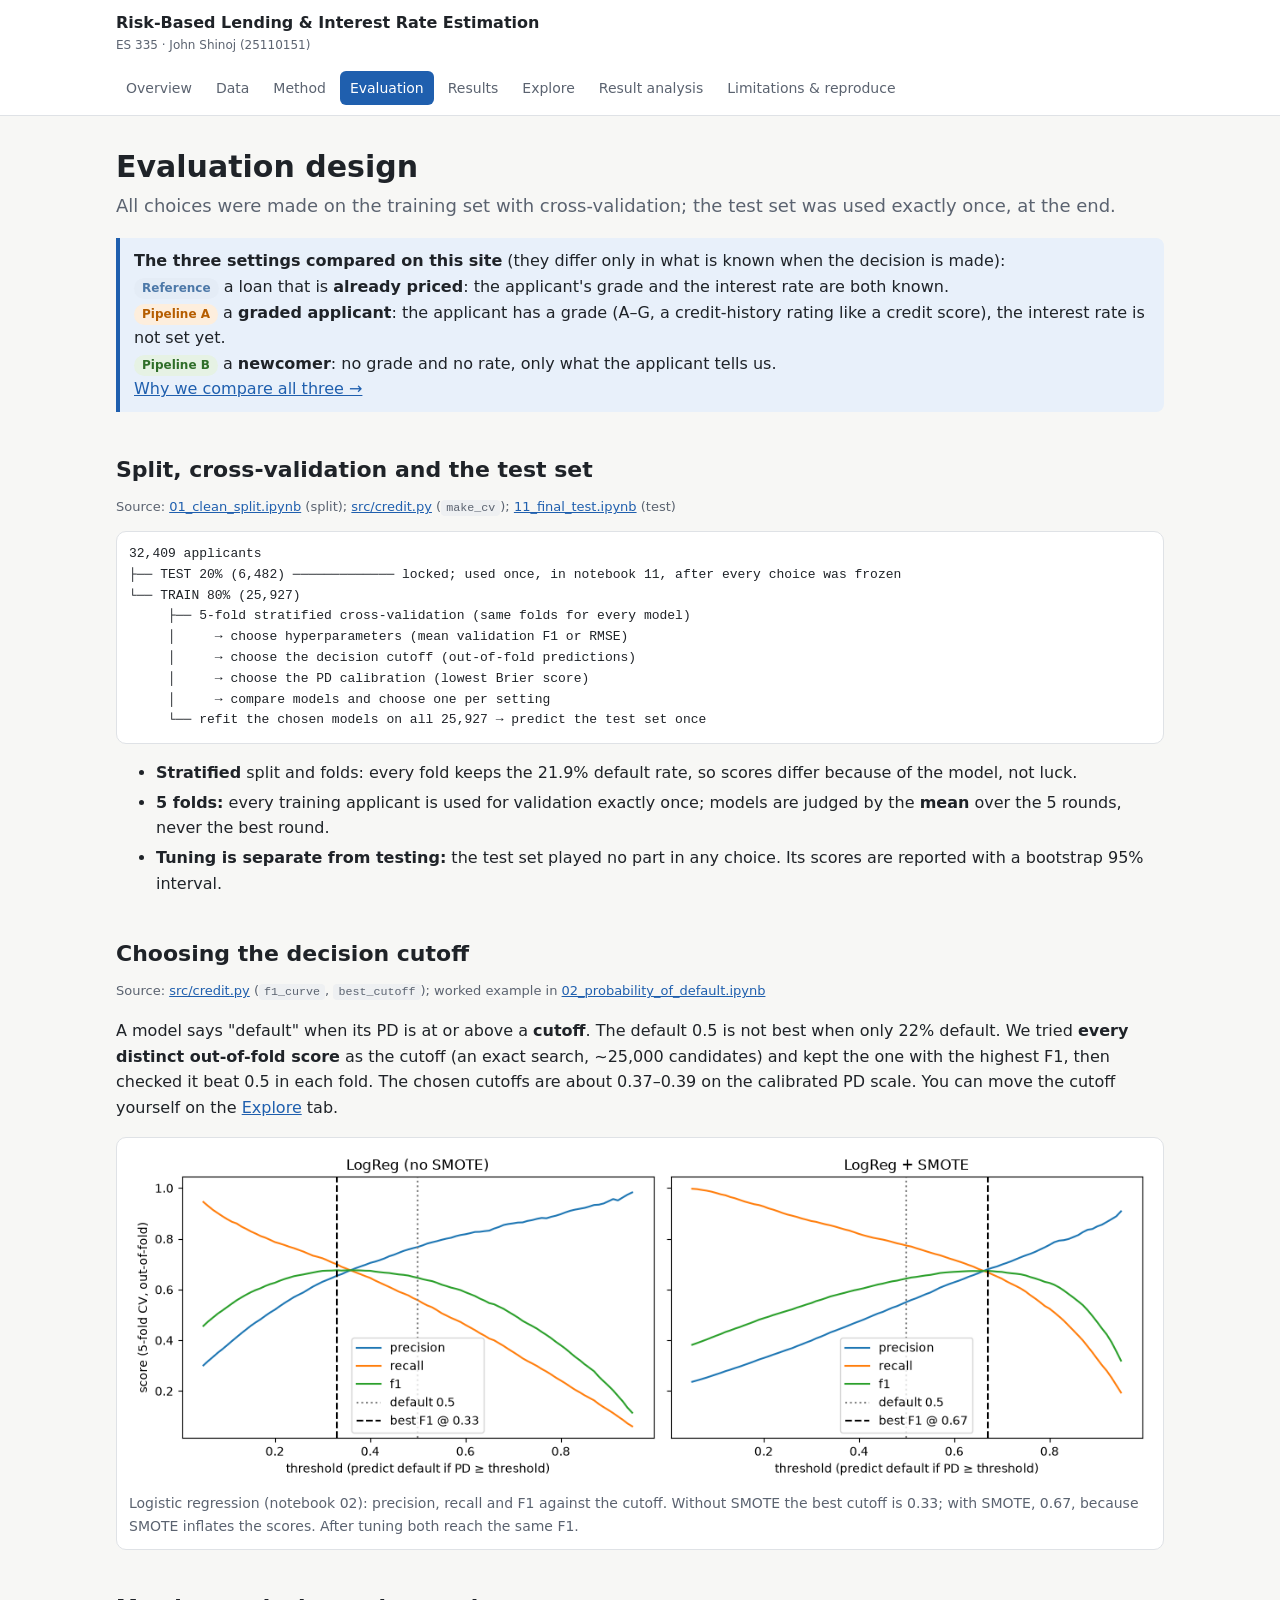
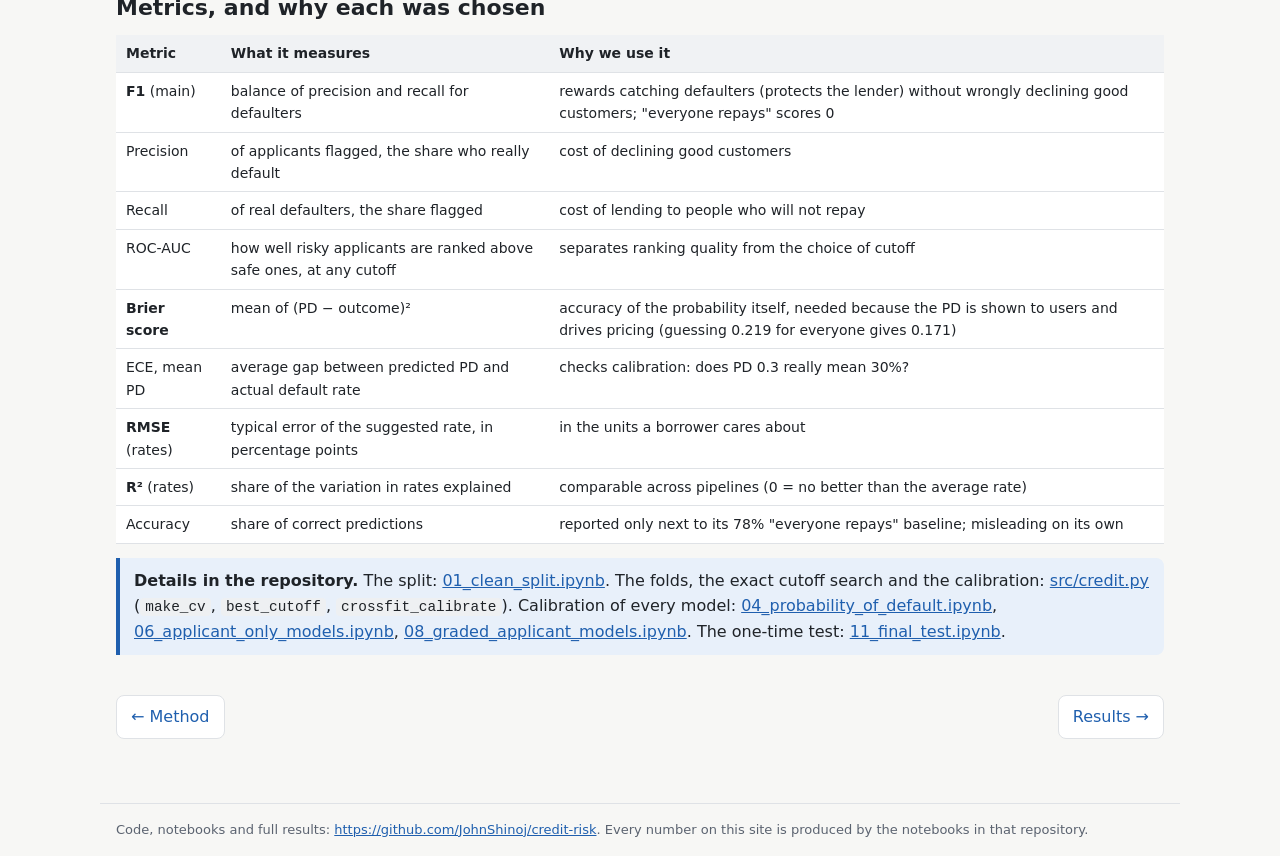
<file: docs/evaluation.html>
<!doctype html>
<html lang="en"><head>
<meta charset="utf-8"><meta name="viewport" content="width=device-width, initial-scale=1">
<title>Evaluation | Risk-Based Lending</title>
<meta name="description" content="ES 335 project: predicting loan default and estimating interest rates for three lending settings.">
<link rel="stylesheet" href="assets/style.css">
</head><body>
<header class="site"><div class="inner">
<a class="brand" href="index.html">Risk-Based Lending &amp; Interest Rate Estimation<small>ES 335 · John Shinoj (25110151)</small></a>
<nav class="tabs"><a href="index.html">Overview</a><a href="data.html">Data</a><a href="method.html">Method</a><a href="evaluation.html" class=active>Evaluation</a><a href="results.html">Results</a><a href="explore.html">Explore</a><a href="analysis.html">Result analysis</a><a href="limitations.html">Limitations & reproduce</a></nav></div></header>
<main>

<h1>Evaluation design</h1>
<p class="lead">All choices were made on the training set with cross-validation; the test set was used exactly once, at the end.</p><div class="note"><b>The three settings compared on this site</b> (they differ only in what is known when the
decision is made):<br>
<span class="tag ref">Reference</span> a loan that is <b>already priced</b>: the applicant's grade and the interest rate are both known.<br>
<span class="tag A">Pipeline A</span> a <b>graded applicant</b>: the applicant has a grade (A–G, a credit-history rating like a credit score), the interest rate is not set yet.<br>
<span class="tag B">Pipeline B</span> a <b>newcomer</b>: no grade and no rate, only what the applicant tells us.<br>
<a href="index.html#why-three">Why we compare all three →</a></div>

<h2>Split, cross-validation and the test set</h2>
<p class="src">Source: <a href="https://github.com/JohnShinoj/credit-risk/blob/main/notebooks/01_clean_split.ipynb" target="_blank" rel="noopener">01_clean_split.ipynb</a> (split); <a href="https://github.com/JohnShinoj/credit-risk/blob/main/src/credit.py" target="_blank" rel="noopener">src/credit.py</a> (<code>make_cv</code>); <a href="https://github.com/JohnShinoj/credit-risk/blob/main/notebooks/11_final_test.ipynb" target="_blank" rel="noopener">11_final_test.ipynb</a> (test)</p>
<pre style="background:#fff;border:1px solid var(--line);border-radius:10px;padding:12px;overflow-x:auto;font-size:13px">
32,409 applicants
├── TEST 20% (6,482) ───────────── locked; used once, in notebook 11, after every choice was frozen
└── TRAIN 80% (25,927)
     ├── 5-fold stratified cross-validation (same folds for every model)
     │     → choose hyperparameters (mean validation F1 or RMSE)
     │     → choose the decision cutoff (out-of-fold predictions)
     │     → choose the PD calibration (lowest Brier score)
     │     → compare models and choose one per setting
     └── refit the chosen models on all 25,927 → predict the test set once</pre>
<ul>
<li><b>Stratified</b> split and folds: every fold keeps the 21.9% default rate, so scores differ because of the model, not luck.</li>
<li><b>5 folds:</b> every training applicant is used for validation exactly once; models are judged by the <b>mean</b> over the 5 rounds, never the best round.</li>
<li><b>Tuning is separate from testing:</b> the test set played no part in any choice. Its scores are reported with a bootstrap 95% interval.</li>
</ul>

<h2>Choosing the decision cutoff</h2>
<p class="src">Source: <a href="https://github.com/JohnShinoj/credit-risk/blob/main/src/credit.py" target="_blank" rel="noopener">src/credit.py</a> (<code>f1_curve</code>, <code>best_cutoff</code>); worked example in <a href="https://github.com/JohnShinoj/credit-risk/blob/main/notebooks/02_probability_of_default.ipynb" target="_blank" rel="noopener">02_probability_of_default.ipynb</a></p>
<p>A model says "default" when its PD is at or above a <b>cutoff</b>. The default 0.5 is not best when only 22% default. We
tried <b>every distinct out-of-fold score</b> as the cutoff (an exact search, ~25,000 candidates) and kept the one with the highest F1,
then checked it beat 0.5 in each fold. The chosen cutoffs are about 0.37–0.39 on the calibrated PD scale.
You can move the cutoff yourself on the <a href="explore.html">Explore</a> tab.</p>
<figure><img src="figures/logreg_cutoff_curve.png" alt="Logistic regression (notebook 02): precision, recall and F1 against the cutoff. Without SMOTE the best cutoff is 0.33; with SMOTE, 0.67, because SMOTE inflates the scores. After tuning both reach the same F1." loading="lazy"><figcaption>Logistic regression (notebook 02): precision, recall and F1 against the cutoff. Without SMOTE the best cutoff is 0.33; with SMOTE, 0.67, because SMOTE inflates the scores. After tuning both reach the same F1.</figcaption></figure>

<h2>Metrics, and why each was chosen</h2>
<div class="table-wrap"><table>
<tr><th>Metric</th><th>What it measures</th><th>Why we use it</th></tr>
<tr><td><b>F1</b> (main)</td><td>balance of precision and recall for defaulters</td><td>rewards catching defaulters (protects the lender) without wrongly declining good customers; "everyone repays" scores 0</td></tr>
<tr><td>Precision</td><td>of applicants flagged, the share who really default</td><td>cost of declining good customers</td></tr>
<tr><td>Recall</td><td>of real defaulters, the share flagged</td><td>cost of lending to people who will not repay</td></tr>
<tr><td>ROC-AUC</td><td>how well risky applicants are ranked above safe ones, at any cutoff</td><td>separates ranking quality from the choice of cutoff</td></tr>
<tr><td><b>Brier score</b></td><td>mean of (PD − outcome)²</td><td>accuracy of the probability itself, needed because the PD is shown to users and drives pricing (guessing 0.219 for everyone gives 0.171)</td></tr>
<tr><td>ECE, mean PD</td><td>average gap between predicted PD and actual default rate</td><td>checks calibration: does PD 0.3 really mean 30%?</td></tr>
<tr><td><b>RMSE</b> (rates)</td><td>typical error of the suggested rate, in percentage points</td><td>in the units a borrower cares about</td></tr>
<tr><td><b>R²</b> (rates)</td><td>share of the variation in rates explained</td><td>comparable across pipelines (0 = no better than the average rate)</td></tr>
<tr><td>Accuracy</td><td>share of correct predictions</td><td>reported only next to its 78% "everyone repays" baseline; misleading on its own</td></tr>
</table></div>
<div class="note"><b>Details in the repository.</b> The split: <a href="https://github.com/JohnShinoj/credit-risk/blob/main/notebooks/01_clean_split.ipynb" target="_blank" rel="noopener">01_clean_split.ipynb</a>. The folds, the exact cutoff search and
the calibration: <a href="https://github.com/JohnShinoj/credit-risk/blob/main/src/credit.py" target="_blank" rel="noopener">src/credit.py</a> (<code>make_cv</code>, <code>best_cutoff</code>, <code>crossfit_calibrate</code>).
Calibration of every model: <a href="https://github.com/JohnShinoj/credit-risk/blob/main/notebooks/04_probability_of_default.ipynb" target="_blank" rel="noopener">04_probability_of_default.ipynb</a>, <a href="https://github.com/JohnShinoj/credit-risk/blob/main/notebooks/06_applicant_only_models.ipynb" target="_blank" rel="noopener">06_applicant_only_models.ipynb</a>,
<a href="https://github.com/JohnShinoj/credit-risk/blob/main/notebooks/08_graded_applicant_models.ipynb" target="_blank" rel="noopener">08_graded_applicant_models.ipynb</a>. The one-time test: <a href="https://github.com/JohnShinoj/credit-risk/blob/main/notebooks/11_final_test.ipynb" target="_blank" rel="noopener">11_final_test.ipynb</a>.</div>

<div class="pager"><a href="method.html">← Method</a><a href="results.html">Results →</a></div>
</main>
<footer>Code, notebooks and full results: <a href="https://github.com/JohnShinoj/credit-risk" target="_blank" rel="noopener">https://github.com/JohnShinoj/credit-risk</a>.
Every number on this site is produced by the notebooks in that repository.</footer>

</body></html>
</file>
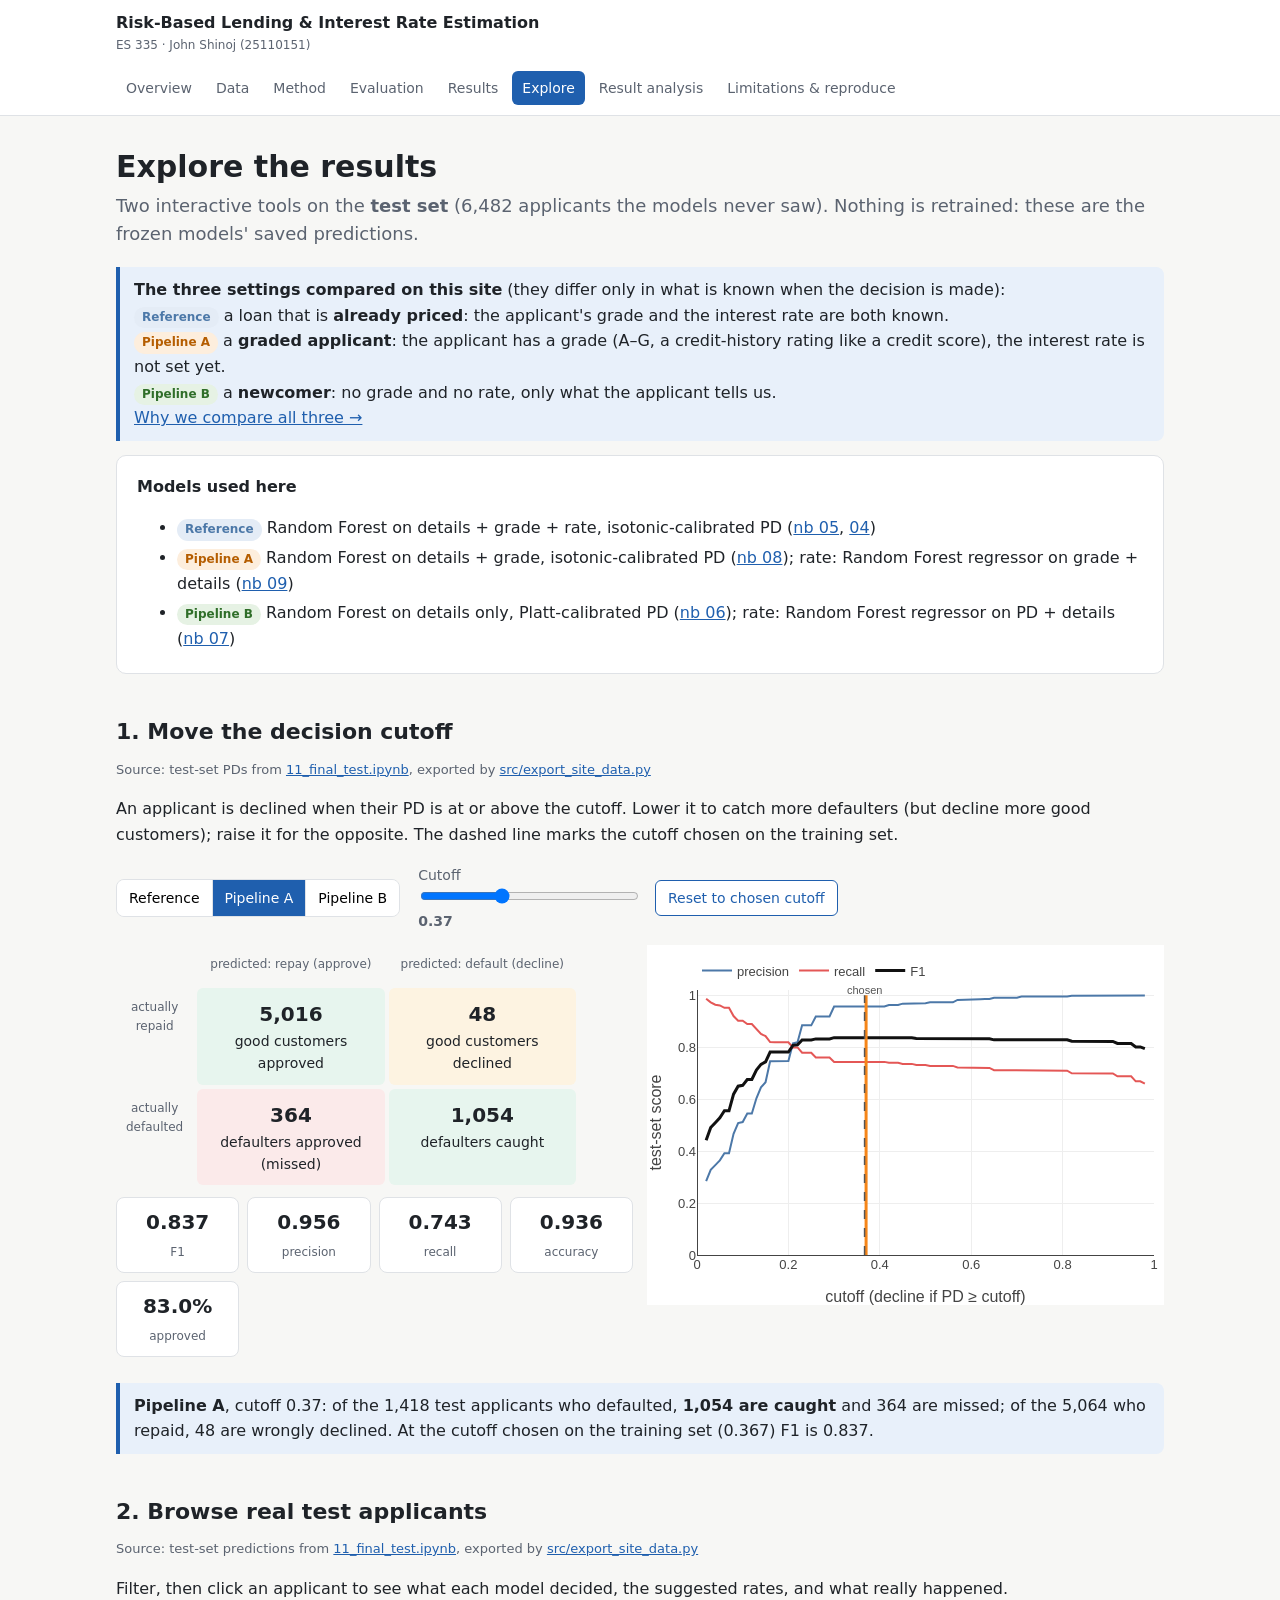
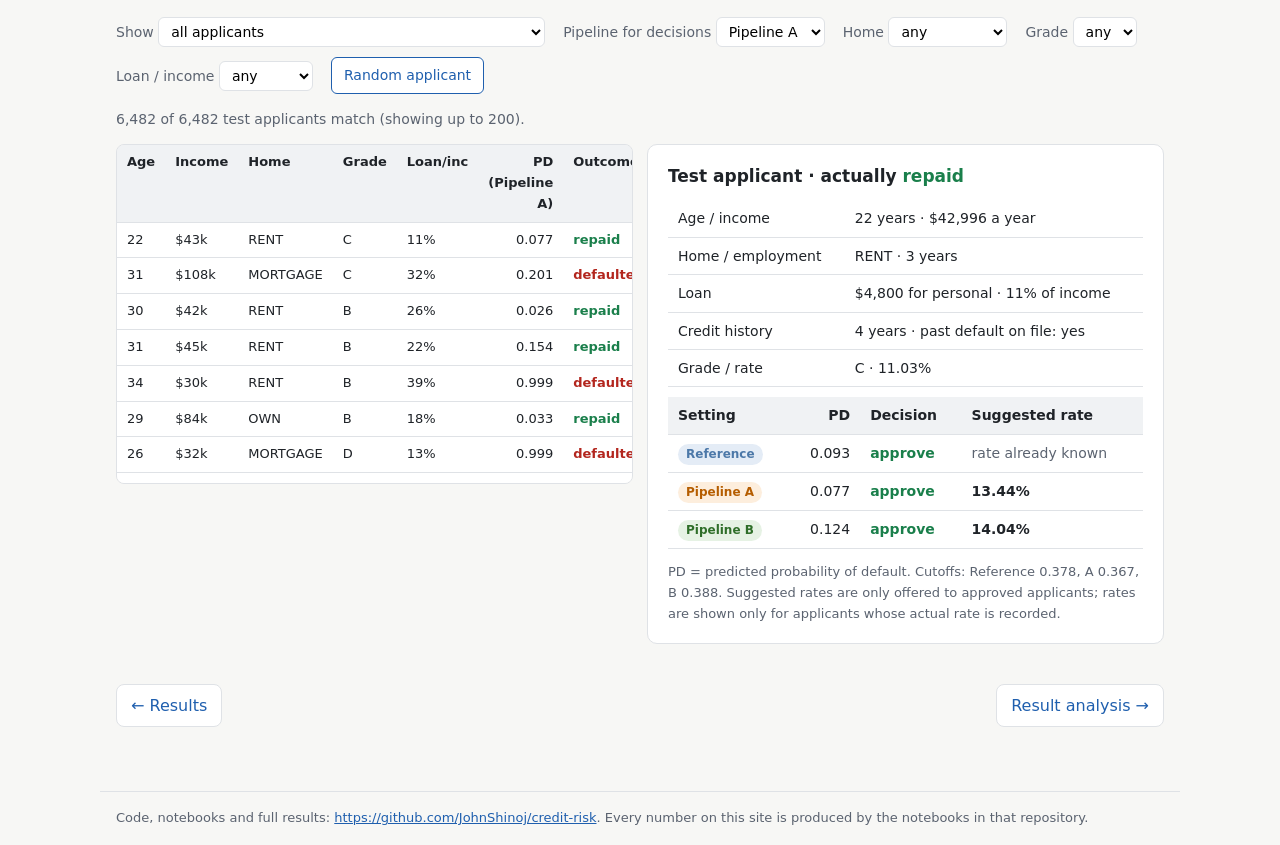
<file: docs/explore.html>
<!doctype html>
<html lang="en"><head>
<meta charset="utf-8"><meta name="viewport" content="width=device-width, initial-scale=1">
<title>Explore | Risk-Based Lending</title>
<meta name="description" content="ES 335 project: predicting loan default and estimating interest rates for three lending settings.">
<link rel="stylesheet" href="assets/style.css">
</head><body>
<header class="site"><div class="inner">
<a class="brand" href="index.html">Risk-Based Lending &amp; Interest Rate Estimation<small>ES 335 · John Shinoj (25110151)</small></a>
<nav class="tabs"><a href="index.html">Overview</a><a href="data.html">Data</a><a href="method.html">Method</a><a href="evaluation.html">Evaluation</a><a href="results.html">Results</a><a href="explore.html" class=active>Explore</a><a href="analysis.html">Result analysis</a><a href="limitations.html">Limitations & reproduce</a></nav></div></header>
<main>

<h1>Explore the results</h1>
<p class="lead">Two interactive tools on the <b>test set</b> (6,482 applicants the models never saw). Nothing is retrained:
these are the frozen models' saved predictions.</p><div class="note"><b>The three settings compared on this site</b> (they differ only in what is known when the
decision is made):<br>
<span class="tag ref">Reference</span> a loan that is <b>already priced</b>: the applicant's grade and the interest rate are both known.<br>
<span class="tag A">Pipeline A</span> a <b>graded applicant</b>: the applicant has a grade (A–G, a credit-history rating like a credit score), the interest rate is not set yet.<br>
<span class="tag B">Pipeline B</span> a <b>newcomer</b>: no grade and no rate, only what the applicant tells us.<br>
<a href="index.html#why-three">Why we compare all three →</a></div>

<div class="card">
<b>Models used here</b>
<ul style="margin-bottom:0">
<li><span class="tag ref">Reference</span> Random Forest on details + grade + rate, isotonic-calibrated PD (<a href="https://github.com/JohnShinoj/credit-risk/blob/main/notebooks/05_random_forest.ipynb" target="_blank" rel="noopener">nb 05</a>, <a href="https://github.com/JohnShinoj/credit-risk/blob/main/notebooks/04_probability_of_default.ipynb" target="_blank" rel="noopener">04</a>)</li>
<li><span class="tag A">Pipeline A</span> Random Forest on details + grade, isotonic-calibrated PD (<a href="https://github.com/JohnShinoj/credit-risk/blob/main/notebooks/08_graded_applicant_models.ipynb" target="_blank" rel="noopener">nb 08</a>); rate: Random Forest regressor on grade + details (<a href="https://github.com/JohnShinoj/credit-risk/blob/main/notebooks/09_interest_rate_with_grade.ipynb" target="_blank" rel="noopener">nb 09</a>)</li>
<li><span class="tag B">Pipeline B</span> Random Forest on details only, Platt-calibrated PD (<a href="https://github.com/JohnShinoj/credit-risk/blob/main/notebooks/06_applicant_only_models.ipynb" target="_blank" rel="noopener">nb 06</a>); rate: Random Forest regressor on PD + details (<a href="https://github.com/JohnShinoj/credit-risk/blob/main/notebooks/07_interest_rate_regression.ipynb" target="_blank" rel="noopener">nb 07</a>)</li>
</ul></div>

<h2>1. Move the decision cutoff</h2>
<p class="src">Source: test-set PDs from <a href="https://github.com/JohnShinoj/credit-risk/blob/main/notebooks/11_final_test.ipynb" target="_blank" rel="noopener">11_final_test.ipynb</a>, exported by <a href="https://github.com/JohnShinoj/credit-risk/blob/main/src/export_site_data.py" target="_blank" rel="noopener">src/export_site_data.py</a></p>
<p>An applicant is declined when their PD is at or above the cutoff. Lower it to catch more defaulters (but decline more good
customers); raise it for the opposite. The dashed line marks the cutoff chosen on the training set.</p>
<div class="controls">
<span class="seg" id="cutSetting"><button data-v="ref">Reference</button><button data-v="A" class="on">Pipeline A</button><button data-v="B">Pipeline B</button></span>
<label>Cutoff <input type="range" id="cut" min="0.02" max="0.98" step="0.01"> <b id="cutVal"></b></label>
<button class="btn" id="cutReset">Reset to chosen cutoff</button>
</div>
<div class="grid two">
<div>
<div class="cm" id="cm"></div>
<div class="metrics" id="cutMetrics"></div>
</div>
<div id="cutChart" class="chart"></div>
</div>
<p id="cutStory" class="note"></p>

<h2>2. Browse real test applicants</h2>
<p class="src">Source: test-set predictions from <a href="https://github.com/JohnShinoj/credit-risk/blob/main/notebooks/11_final_test.ipynb" target="_blank" rel="noopener">11_final_test.ipynb</a>, exported by <a href="https://github.com/JohnShinoj/credit-risk/blob/main/src/export_site_data.py" target="_blank" rel="noopener">src/export_site_data.py</a></p>
<p>Filter, then click an applicant to see what each model decided, the suggested rates, and what really happened.</p>
<div class="controls">
<label>Show <select id="fType">
<option value="all">all applicants</option>
<option value="missed">defaulters the chosen pipeline approved (missed)</option>
<option value="falsealarm">good customers the pipeline declined</option>
<option value="caught">defaulters the pipeline caught</option>
<option value="disagree">A and B disagree</option>
</select></label>
<label>Pipeline for decisions <select id="fPipe"><option value="A">Pipeline A</option><option value="B">Pipeline B</option><option value="ref">Reference</option></select></label>
<label>Home <select id="fHome"><option value="">any</option><option>RENT</option><option>MORTGAGE</option><option>OWN</option><option>OTHER</option></select></label>
<label>Grade <select id="fGrade"><option value="">any</option><option>A</option><option>B</option><option>C</option><option>D</option><option>E</option><option>F</option><option>G</option></select></label>
<label>Loan / income <select id="fLti"><option value="">any</option><option value="0-0.1">≤ 10%</option><option value="0.1-0.2">10–20%</option><option value="0.2-0.3">20–30%</option><option value="0.3-1">&gt; 30%</option></select></label>
<button class="btn" id="fRandom">Random applicant</button>
</div>
<p id="fCount" style="color:var(--muted);font-size:14px"></p>
<div class="grid two">
<div class="applist" id="appList"></div>
<div id="appCard" class="card" style="margin:0"></div>
</div>

<div class="pager"><a href="results.html">← Results</a><a href="analysis.html">Result analysis →</a></div>
</main>
<footer>Code, notebooks and full results: <a href="https://github.com/JohnShinoj/credit-risk" target="_blank" rel="noopener">https://github.com/JohnShinoj/credit-risk</a>.
Every number on this site is produced by the notebooks in that repository.</footer>
<script src="https://cdn.plot.ly/plotly-2.35.2.min.js" charset="utf-8"></script>
<script src="assets/explore.js"></script>
</body></html>
</file>
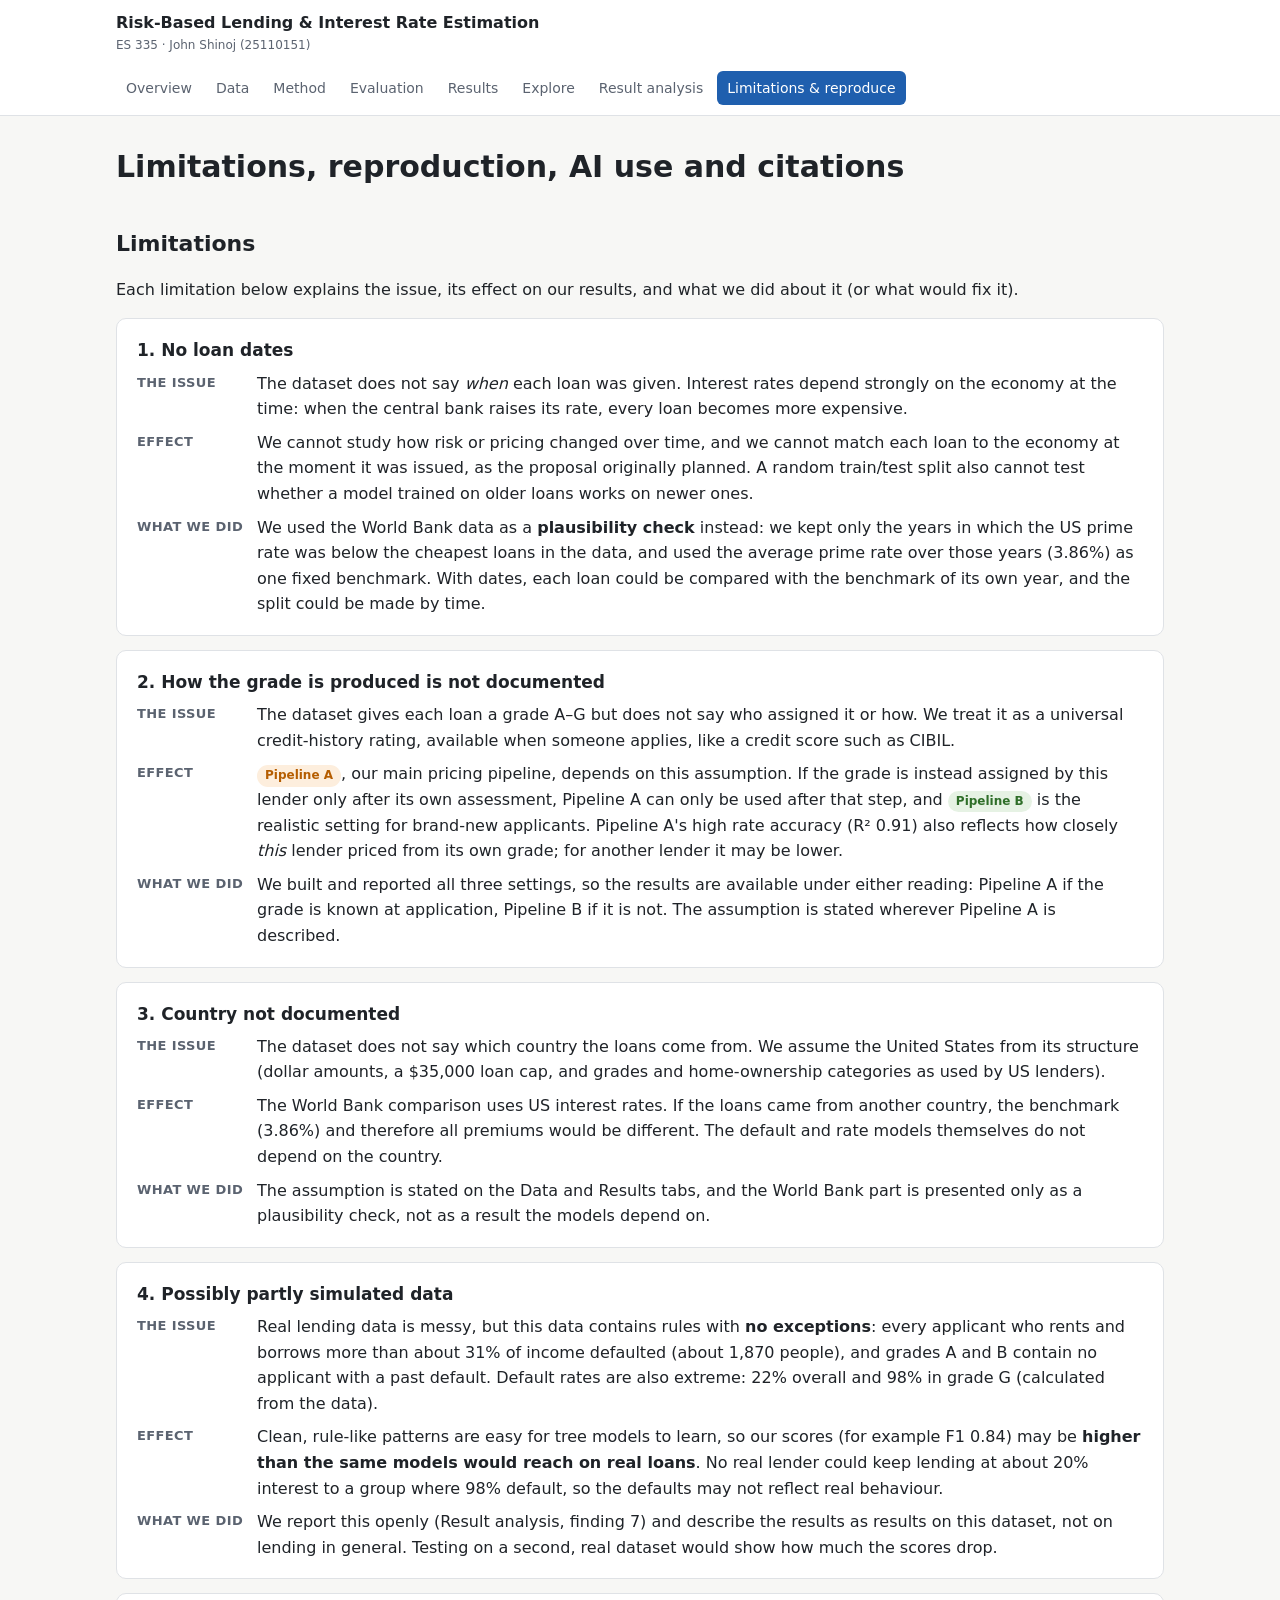
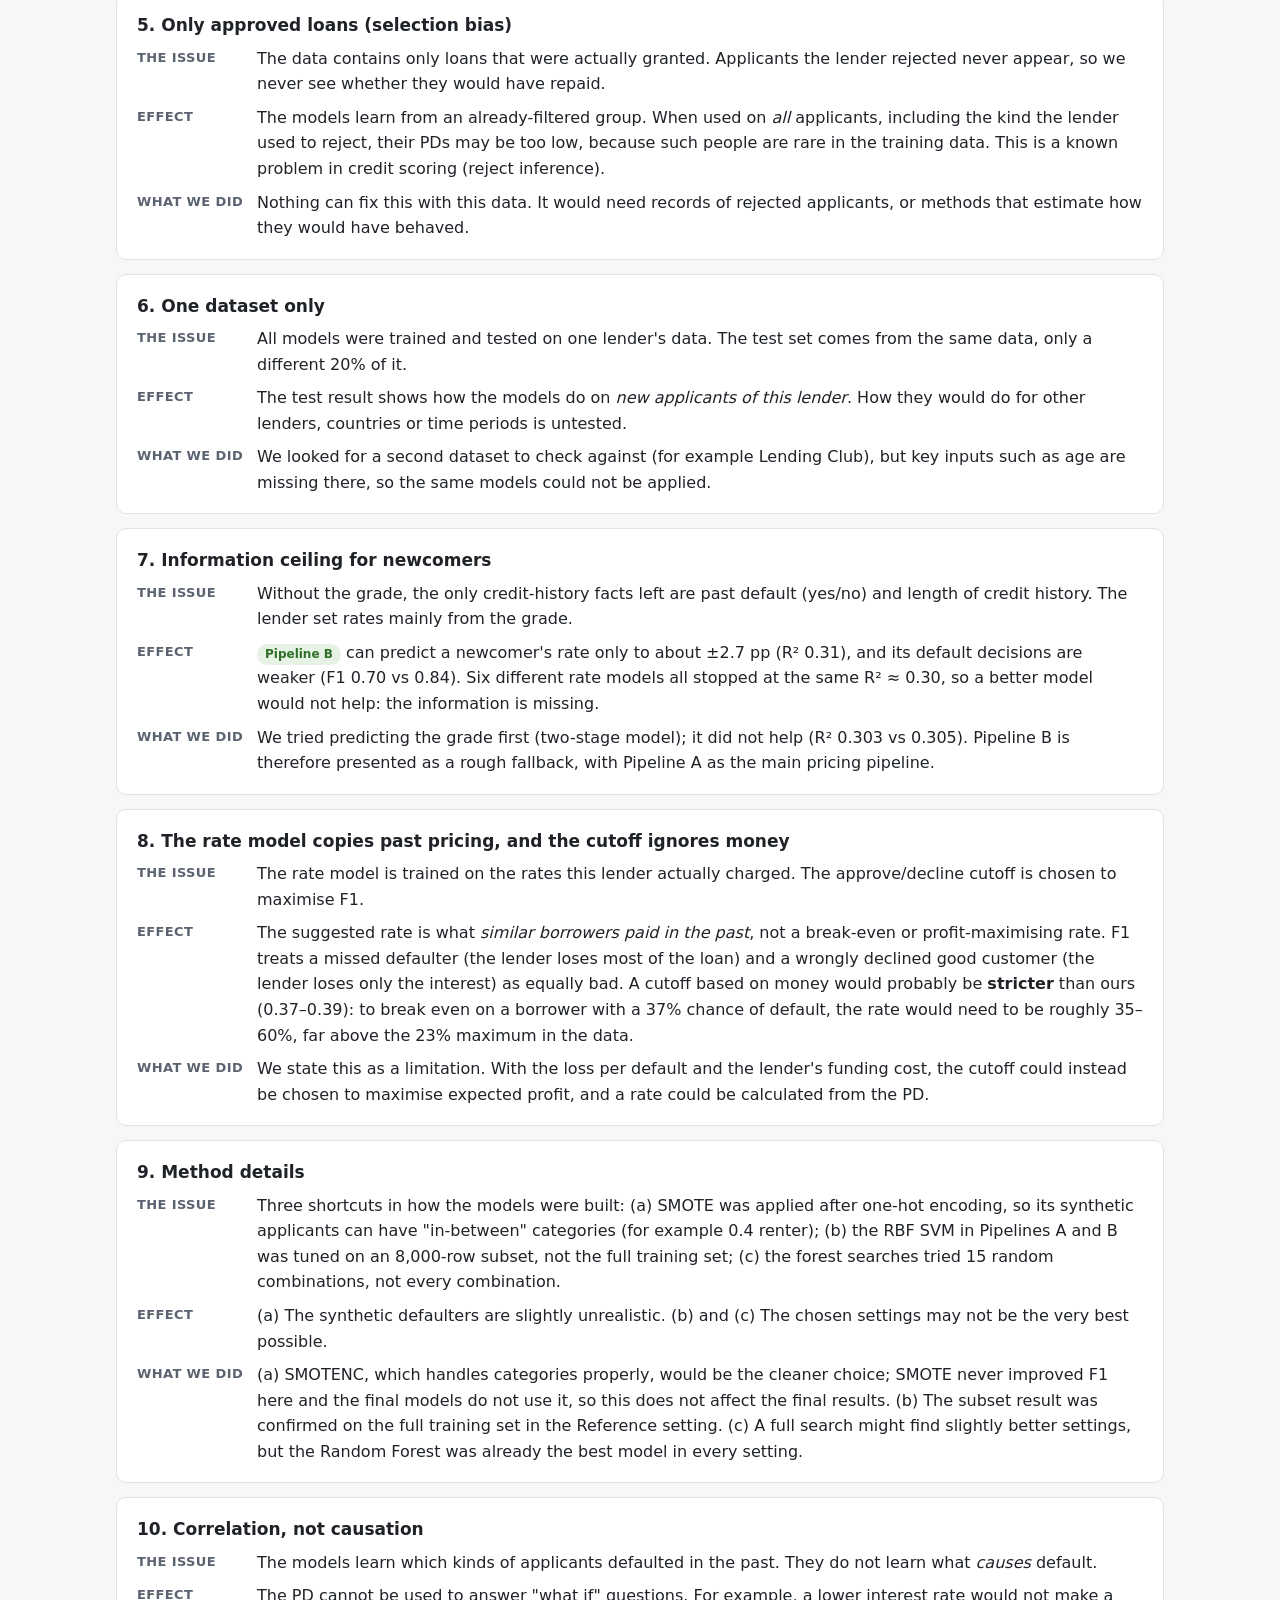
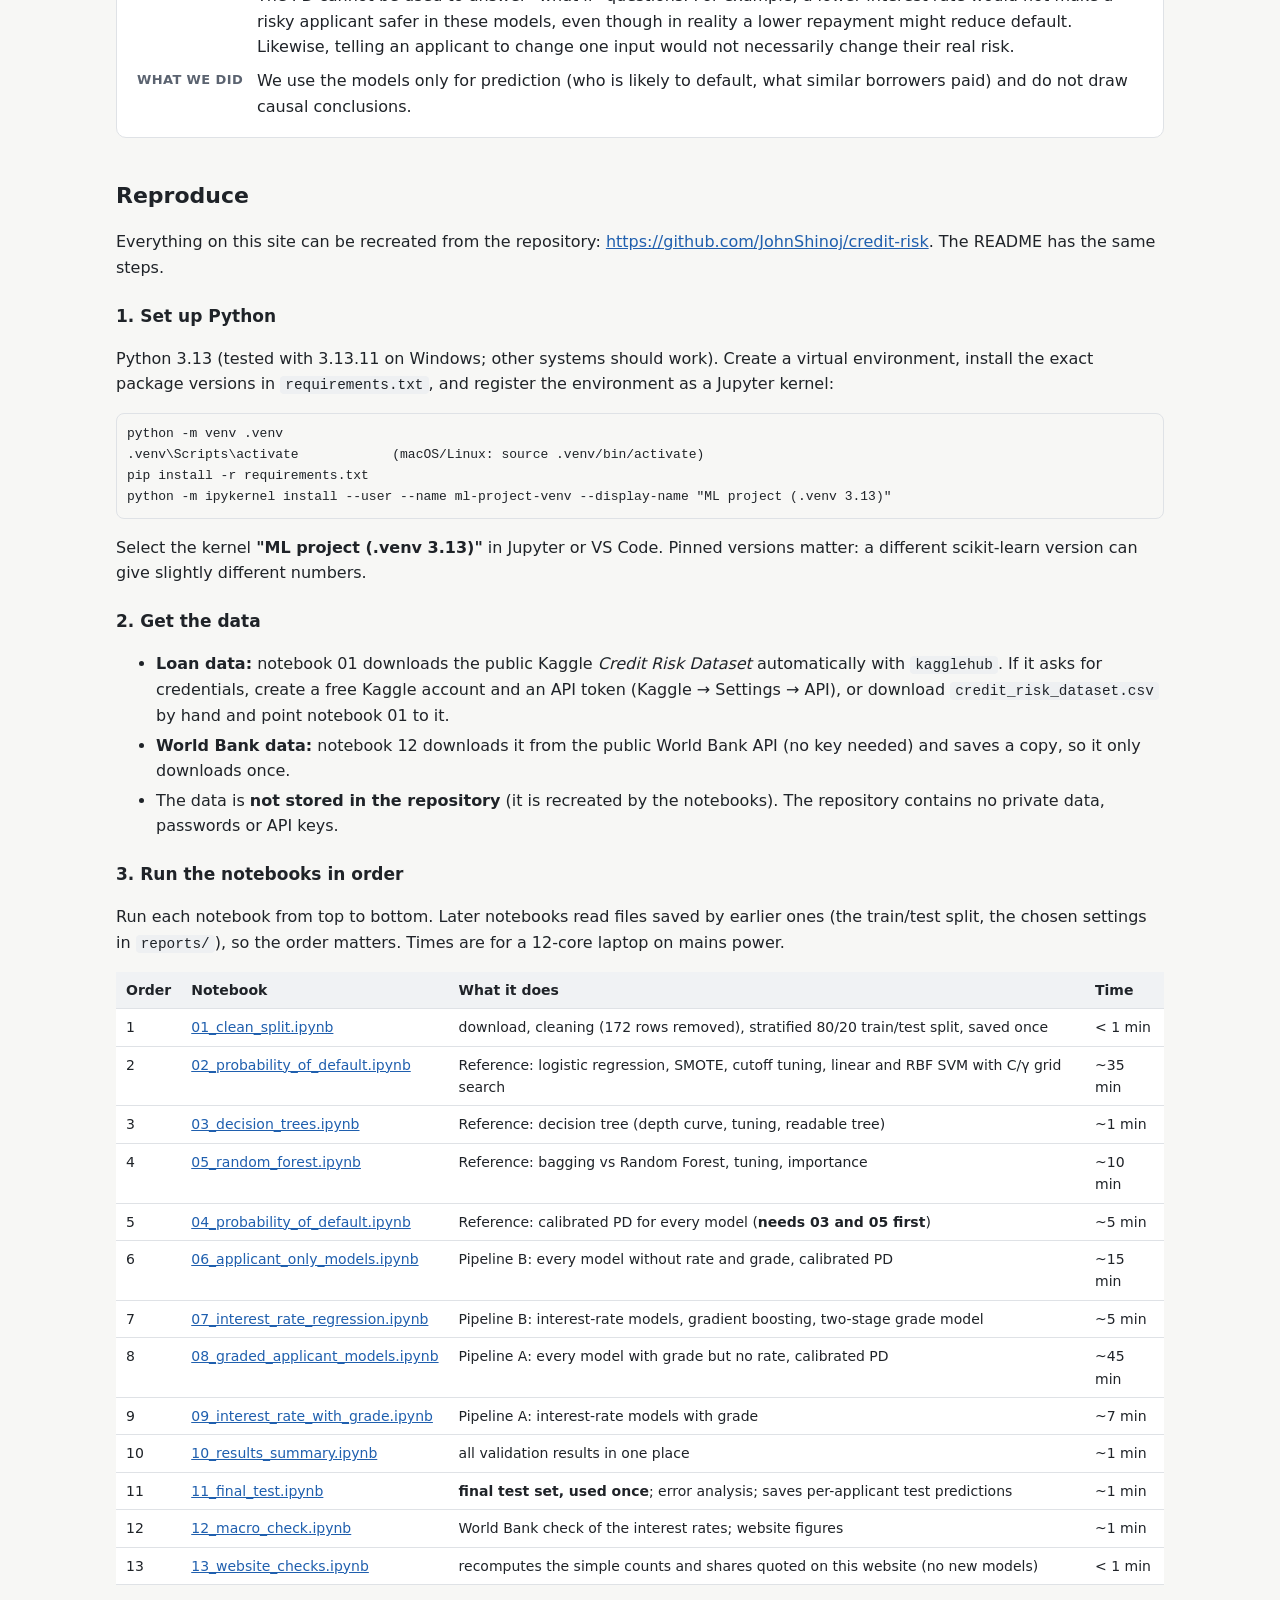
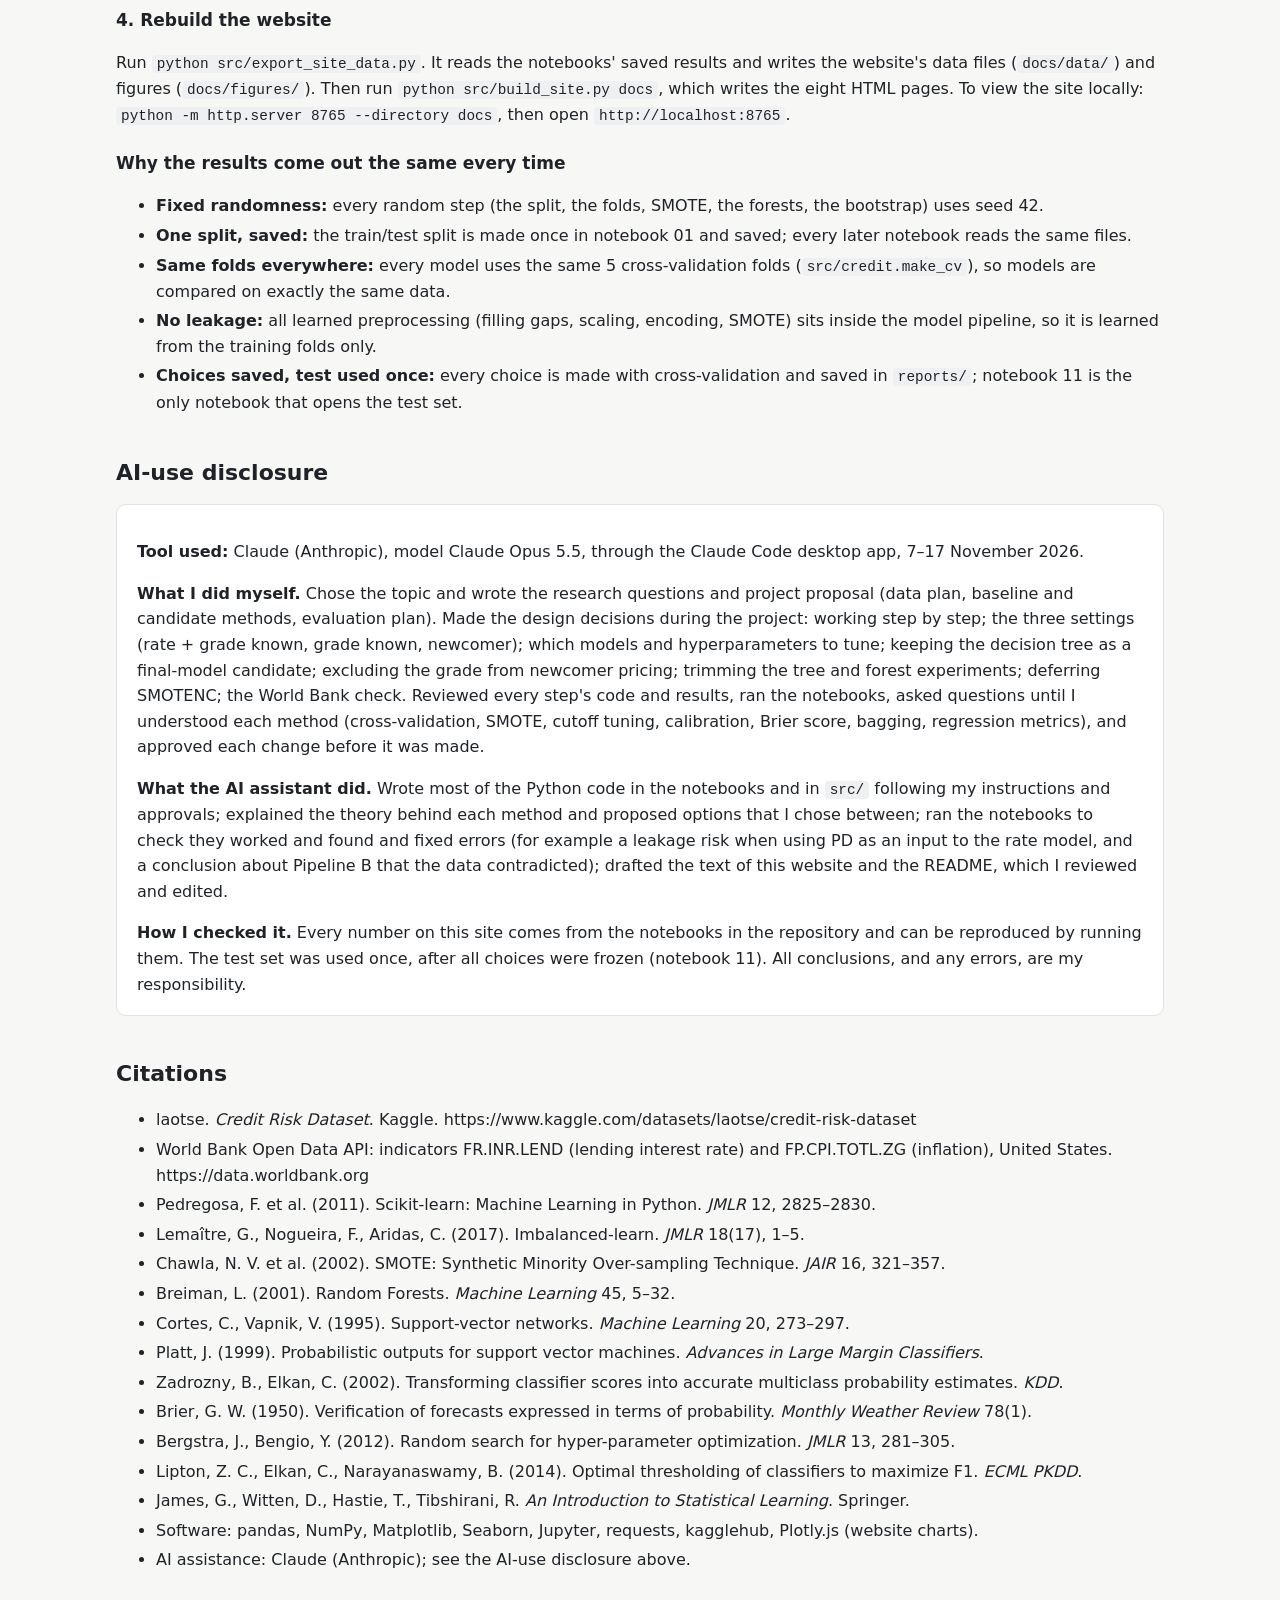
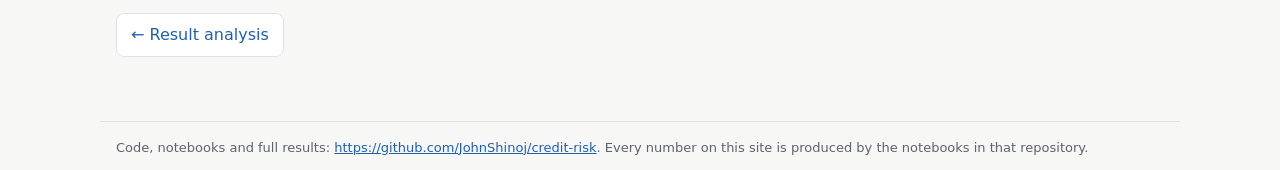
<file: docs/limitations.html>
<!doctype html>
<html lang="en"><head>
<meta charset="utf-8"><meta name="viewport" content="width=device-width, initial-scale=1">
<title>Limitations & reproduce | Risk-Based Lending</title>
<meta name="description" content="ES 335 project: predicting loan default and estimating interest rates for three lending settings.">
<link rel="stylesheet" href="assets/style.css">
</head><body>
<header class="site"><div class="inner">
<a class="brand" href="index.html">Risk-Based Lending &amp; Interest Rate Estimation<small>ES 335 · John Shinoj (25110151)</small></a>
<nav class="tabs"><a href="index.html">Overview</a><a href="data.html">Data</a><a href="method.html">Method</a><a href="evaluation.html">Evaluation</a><a href="results.html">Results</a><a href="explore.html">Explore</a><a href="analysis.html">Result analysis</a><a href="limitations.html" class=active>Limitations & reproduce</a></nav></div></header>
<main>

<h1>Limitations, reproduction, AI use and citations</h1>

<h2>Limitations</h2>
<p>Each limitation below explains the issue, its effect on our results, and what we did about it (or what would fix it).</p>
<div class="card"><h3 style="margin-top:0">1. No loan dates</h3><div class="why">
<div class="row"><b>The issue</b><div>The dataset does not say <i>when</i> each loan was given. Interest rates depend strongly on the economy at the time: when the central bank raises its rate, every loan becomes more expensive.</div></div>
<div class="row"><b>Effect</b><div>We cannot study how risk or pricing changed over time, and we cannot match each loan to the economy at the moment it was issued, as the proposal originally planned. A random train/test split also cannot test whether a model trained on older loans works on newer ones.</div></div>
<div class="row"><b>What we did</b><div>We used the World Bank data as a <b>plausibility check</b> instead: we kept only the years in which the US prime rate was below the cheapest loans in the data, and used the average prime rate over those years (3.86%) as one fixed benchmark. With dates, each loan could be compared with the benchmark of its own year, and the split could be made by time.</div></div></div></div><div class="card"><h3 style="margin-top:0">2. How the grade is produced is not documented</h3><div class="why">
<div class="row"><b>The issue</b><div>The dataset gives each loan a grade A–G but does not say who assigned it or how. We treat it as a universal credit-history rating, available when someone applies, like a credit score such as CIBIL.</div></div>
<div class="row"><b>Effect</b><div><span class="tag A">Pipeline A</span>, our main pricing pipeline, depends on this assumption. If the grade is instead assigned by this lender only after its own assessment, Pipeline A can only be used after that step, and <span class="tag B">Pipeline B</span> is the realistic setting for brand-new applicants. Pipeline A's high rate accuracy (R² 0.91) also reflects how closely <i>this</i> lender priced from its own grade; for another lender it may be lower.</div></div>
<div class="row"><b>What we did</b><div>We built and reported all three settings, so the results are available under either reading: Pipeline A if the grade is known at application, Pipeline B if it is not. The assumption is stated wherever Pipeline A is described.</div></div></div></div><div class="card"><h3 style="margin-top:0">3. Country not documented</h3><div class="why">
<div class="row"><b>The issue</b><div>The dataset does not say which country the loans come from. We assume the United States from its structure (dollar amounts, a $35,000 loan cap, and grades and home-ownership categories as used by US lenders).</div></div>
<div class="row"><b>Effect</b><div>The World Bank comparison uses US interest rates. If the loans came from another country, the benchmark (3.86%) and therefore all premiums would be different. The default and rate models themselves do not depend on the country.</div></div>
<div class="row"><b>What we did</b><div>The assumption is stated on the Data and Results tabs, and the World Bank part is presented only as a plausibility check, not as a result the models depend on.</div></div></div></div><div class="card"><h3 style="margin-top:0">4. Possibly partly simulated data</h3><div class="why">
<div class="row"><b>The issue</b><div>Real lending data is messy, but this data contains rules with <b>no exceptions</b>: every applicant who rents and borrows more than about 31% of income defaulted (about 1,870 people), and grades A and B contain no applicant with a past default. Default rates are also extreme: 22% overall and 98% in grade G (calculated from the data).</div></div>
<div class="row"><b>Effect</b><div>Clean, rule-like patterns are easy for tree models to learn, so our scores (for example F1 0.84) may be <b>higher than the same models would reach on real loans</b>. No real lender could keep lending at about 20% interest to a group where 98% default, so the defaults may not reflect real behaviour.</div></div>
<div class="row"><b>What we did</b><div>We report this openly (Result analysis, finding 7) and describe the results as results on this dataset, not on lending in general. Testing on a second, real dataset would show how much the scores drop.</div></div></div></div><div class="card"><h3 style="margin-top:0">5. Only approved loans (selection bias)</h3><div class="why">
<div class="row"><b>The issue</b><div>The data contains only loans that were actually granted. Applicants the lender rejected never appear, so we never see whether they would have repaid.</div></div>
<div class="row"><b>Effect</b><div>The models learn from an already-filtered group. When used on <i>all</i> applicants, including the kind the lender used to reject, their PDs may be too low, because such people are rare in the training data. This is a known problem in credit scoring (reject inference).</div></div>
<div class="row"><b>What we did</b><div>Nothing can fix this with this data. It would need records of rejected applicants, or methods that estimate how they would have behaved.</div></div></div></div><div class="card"><h3 style="margin-top:0">6. One dataset only</h3><div class="why">
<div class="row"><b>The issue</b><div>All models were trained and tested on one lender's data. The test set comes from the same data, only a different 20% of it.</div></div>
<div class="row"><b>Effect</b><div>The test result shows how the models do on <i>new applicants of this lender</i>. How they would do for other lenders, countries or time periods is untested.</div></div>
<div class="row"><b>What we did</b><div>We looked for a second dataset to check against (for example Lending Club), but key inputs such as age are missing there, so the same models could not be applied.</div></div></div></div><div class="card"><h3 style="margin-top:0">7. Information ceiling for newcomers</h3><div class="why">
<div class="row"><b>The issue</b><div>Without the grade, the only credit-history facts left are past default (yes/no) and length of credit history. The lender set rates mainly from the grade.</div></div>
<div class="row"><b>Effect</b><div><span class="tag B">Pipeline B</span> can predict a newcomer's rate only to about ±2.7 pp (R² 0.31), and its default decisions are weaker (F1 0.70 vs 0.84). Six different rate models all stopped at the same R² ≈ 0.30, so a better model would not help: the information is missing.</div></div>
<div class="row"><b>What we did</b><div>We tried predicting the grade first (two-stage model); it did not help (R² 0.303 vs 0.305). Pipeline B is therefore presented as a rough fallback, with Pipeline A as the main pricing pipeline.</div></div></div></div><div class="card"><h3 style="margin-top:0">8. The rate model copies past pricing, and the cutoff ignores money</h3><div class="why">
<div class="row"><b>The issue</b><div>The rate model is trained on the rates this lender actually charged. The approve/decline cutoff is chosen to maximise F1.</div></div>
<div class="row"><b>Effect</b><div>The suggested rate is what <i>similar borrowers paid in the past</i>, not a break-even or profit-maximising rate. F1 treats a missed defaulter (the lender loses most of the loan) and a wrongly declined good customer (the lender loses only the interest) as equally bad. A cutoff based on money would probably be <b>stricter</b> than ours (0.37–0.39): to break even on a borrower with a 37% chance of default, the rate would need to be roughly 35–60%, far above the 23% maximum in the data.</div></div>
<div class="row"><b>What we did</b><div>We state this as a limitation. With the loss per default and the lender's funding cost, the cutoff could instead be chosen to maximise expected profit, and a rate could be calculated from the PD.</div></div></div></div><div class="card"><h3 style="margin-top:0">9. Method details</h3><div class="why">
<div class="row"><b>The issue</b><div>Three shortcuts in how the models were built: (a) SMOTE was applied after one-hot encoding, so its synthetic applicants can have "in-between" categories (for example 0.4 renter); (b) the RBF SVM in Pipelines A and B was tuned on an 8,000-row subset, not the full training set; (c) the forest searches tried 15 random combinations, not every combination.</div></div>
<div class="row"><b>Effect</b><div>(a) The synthetic defaulters are slightly unrealistic. (b) and (c) The chosen settings may not be the very best possible.</div></div>
<div class="row"><b>What we did</b><div>(a) SMOTENC, which handles categories properly, would be the cleaner choice; SMOTE never improved F1 here and the final models do not use it, so this does not affect the final results. (b) The subset result was confirmed on the full training set in the Reference setting. (c) A full search might find slightly better settings, but the Random Forest was already the best model in every setting.</div></div></div></div><div class="card"><h3 style="margin-top:0">10. Correlation, not causation</h3><div class="why">
<div class="row"><b>The issue</b><div>The models learn which kinds of applicants defaulted in the past. They do not learn what <i>causes</i> default.</div></div>
<div class="row"><b>Effect</b><div>The PD cannot be used to answer "what if" questions. For example, a lower interest rate would not make a risky applicant safer in these models, even though in reality a lower repayment might reduce default. Likewise, telling an applicant to change one input would not necessarily change their real risk.</div></div>
<div class="row"><b>What we did</b><div>We use the models only for prediction (who is likely to default, what similar borrowers paid) and do not draw causal conclusions.</div></div></div></div>

<h2>Reproduce</h2>
<p>Everything on this site can be recreated from the repository:
<a href="https://github.com/JohnShinoj/credit-risk" target="_blank" rel="noopener">https://github.com/JohnShinoj/credit-risk</a>. The README has the same steps.</p>

<h3>1. Set up Python</h3>
<p>Python 3.13 (tested with 3.13.11 on Windows; other systems should work). Create a virtual environment, install the exact
package versions in <code>requirements.txt</code>, and register the environment as a Jupyter kernel:</p>
<pre style="background:#f7f7f5;border:1px solid var(--line);border-radius:8px;padding:10px;overflow-x:auto;font-size:13px">python -m venv .venv
.venv\Scripts\activate            (macOS/Linux: source .venv/bin/activate)
pip install -r requirements.txt
python -m ipykernel install --user --name ml-project-venv --display-name "ML project (.venv 3.13)"</pre>
<p>Select the kernel <b>"ML project (.venv 3.13)"</b> in Jupyter or VS Code. Pinned versions matter: a different scikit-learn
version can give slightly different numbers.</p>

<h3>2. Get the data</h3>
<ul>
<li><b>Loan data:</b> notebook 01 downloads the public Kaggle <i>Credit Risk Dataset</i> automatically with
<code>kagglehub</code>. If it asks for credentials, create a free Kaggle account and an API token (Kaggle → Settings → API), or
download <code>credit_risk_dataset.csv</code> by hand and point notebook 01 to it.</li>
<li><b>World Bank data:</b> notebook 12 downloads it from the public World Bank API (no key needed) and saves a copy, so it only
downloads once.</li>
<li>The data is <b>not stored in the repository</b> (it is recreated by the notebooks). The repository contains no private data,
passwords or API keys.</li>
</ul>

<h3>3. Run the notebooks in order</h3>
<p>Run each notebook from top to bottom. Later notebooks read files saved by earlier ones (the train/test split, the chosen
settings in <code>reports/</code>), so the order matters. Times are for a 12-core laptop on mains power.</p>
<div class="table-wrap"><table>
<tr><th>Order</th><th>Notebook</th><th>What it does</th><th>Time</th></tr>
<tr><td>1</td><td><a href="https://github.com/JohnShinoj/credit-risk/blob/main/notebooks/01_clean_split.ipynb" target="_blank" rel="noopener">01_clean_split.ipynb</a></td><td>download, cleaning (172 rows removed), stratified 80/20 train/test split, saved once</td><td>&lt; 1 min</td></tr>
<tr><td>2</td><td><a href="https://github.com/JohnShinoj/credit-risk/blob/main/notebooks/02_probability_of_default.ipynb" target="_blank" rel="noopener">02_probability_of_default.ipynb</a></td><td>Reference: logistic regression, SMOTE, cutoff tuning, linear and RBF SVM with C/γ grid search</td><td>~35 min</td></tr>
<tr><td>3</td><td><a href="https://github.com/JohnShinoj/credit-risk/blob/main/notebooks/03_decision_trees.ipynb" target="_blank" rel="noopener">03_decision_trees.ipynb</a></td><td>Reference: decision tree (depth curve, tuning, readable tree)</td><td>~1 min</td></tr>
<tr><td>4</td><td><a href="https://github.com/JohnShinoj/credit-risk/blob/main/notebooks/05_random_forest.ipynb" target="_blank" rel="noopener">05_random_forest.ipynb</a></td><td>Reference: bagging vs Random Forest, tuning, importance</td><td>~10 min</td></tr>
<tr><td>5</td><td><a href="https://github.com/JohnShinoj/credit-risk/blob/main/notebooks/04_probability_of_default.ipynb" target="_blank" rel="noopener">04_probability_of_default.ipynb</a></td><td>Reference: calibrated PD for every model (<b>needs 03 and 05 first</b>)</td><td>~5 min</td></tr>
<tr><td>6</td><td><a href="https://github.com/JohnShinoj/credit-risk/blob/main/notebooks/06_applicant_only_models.ipynb" target="_blank" rel="noopener">06_applicant_only_models.ipynb</a></td><td>Pipeline B: every model without rate and grade, calibrated PD</td><td>~15 min</td></tr>
<tr><td>7</td><td><a href="https://github.com/JohnShinoj/credit-risk/blob/main/notebooks/07_interest_rate_regression.ipynb" target="_blank" rel="noopener">07_interest_rate_regression.ipynb</a></td><td>Pipeline B: interest-rate models, gradient boosting, two-stage grade model</td><td>~5 min</td></tr>
<tr><td>8</td><td><a href="https://github.com/JohnShinoj/credit-risk/blob/main/notebooks/08_graded_applicant_models.ipynb" target="_blank" rel="noopener">08_graded_applicant_models.ipynb</a></td><td>Pipeline A: every model with grade but no rate, calibrated PD</td><td>~45 min</td></tr>
<tr><td>9</td><td><a href="https://github.com/JohnShinoj/credit-risk/blob/main/notebooks/09_interest_rate_with_grade.ipynb" target="_blank" rel="noopener">09_interest_rate_with_grade.ipynb</a></td><td>Pipeline A: interest-rate models with grade</td><td>~7 min</td></tr>
<tr><td>10</td><td><a href="https://github.com/JohnShinoj/credit-risk/blob/main/notebooks/10_results_summary.ipynb" target="_blank" rel="noopener">10_results_summary.ipynb</a></td><td>all validation results in one place</td><td>~1 min</td></tr>
<tr><td>11</td><td><a href="https://github.com/JohnShinoj/credit-risk/blob/main/notebooks/11_final_test.ipynb" target="_blank" rel="noopener">11_final_test.ipynb</a></td><td><b>final test set, used once</b>; error analysis; saves per-applicant test predictions</td><td>~1 min</td></tr>
<tr><td>12</td><td><a href="https://github.com/JohnShinoj/credit-risk/blob/main/notebooks/12_macro_check.ipynb" target="_blank" rel="noopener">12_macro_check.ipynb</a></td><td>World Bank check of the interest rates; website figures</td><td>~1 min</td></tr>
<tr><td>13</td><td><a href="https://github.com/JohnShinoj/credit-risk/blob/main/notebooks/13_website_checks.ipynb" target="_blank" rel="noopener">13_website_checks.ipynb</a></td><td>recomputes the simple counts and shares quoted on this website (no new models)</td><td>&lt; 1 min</td></tr>
</table></div>

<h3>4. Rebuild the website</h3>
<p>Run <code>python src/export_site_data.py</code>. It reads the notebooks' saved results and writes the website's data files
(<code>docs/data/</code>) and figures (<code>docs/figures/</code>). Then run <code>python src/build_site.py docs</code>, which
writes the eight HTML pages. To view the site locally:
<code>python -m http.server 8765 --directory docs</code>, then open <code>http://localhost:8765</code>.</p>

<h3>Why the results come out the same every time</h3>
<ul>
<li><b>Fixed randomness:</b> every random step (the split, the folds, SMOTE, the forests, the bootstrap) uses seed 42.</li>
<li><b>One split, saved:</b> the train/test split is made once in notebook 01 and saved; every later notebook reads the same files.</li>
<li><b>Same folds everywhere:</b> every model uses the same 5 cross-validation folds (<code>src/credit.make_cv</code>), so models
are compared on exactly the same data.</li>
<li><b>No leakage:</b> all learned preprocessing (filling gaps, scaling, encoding, SMOTE) sits inside the model pipeline, so it is
learned from the training folds only.</li>
<li><b>Choices saved, test used once:</b> every choice is made with cross-validation and saved in <code>reports/</code>; notebook 11
is the only notebook that opens the test set.</li>
</ul>

<h2>AI-use disclosure</h2>
<div class="card">
<p><b>Tool used:</b> Claude (Anthropic), model Claude Opus 5.5, through the Claude Code desktop app, 7–17 November 2026.</p>
<p><b>What I did myself.</b> Chose the topic and wrote the research questions and project proposal (data plan, baseline and candidate
methods, evaluation plan). Made the design decisions during the project: working step by step; the three settings (rate + grade
known, grade known, newcomer); which models and hyperparameters to tune; keeping the decision tree as a final-model candidate;
excluding the grade from newcomer pricing; trimming the tree and forest experiments; deferring SMOTENC; the World Bank check.
Reviewed every step's code and results, ran the notebooks, asked questions until I understood each method (cross-validation, SMOTE,
cutoff tuning, calibration, Brier score, bagging, regression metrics), and approved each change before it was made.</p>
<p><b>What the AI assistant did.</b> Wrote most of the Python code in the notebooks and in <code>src/</code> following my instructions
and approvals; explained the theory behind each method and proposed options that I chose between; ran the notebooks to check they
worked and found and fixed errors (for example a leakage risk when using PD as an input to the rate model, and a conclusion about
Pipeline B that the data contradicted); drafted the text of this website and the README, which I reviewed and edited.</p>
<p style="margin-bottom:0"><b>How I checked it.</b> Every number on this site comes from the notebooks in the repository and can be
reproduced by running them. The test set was used once, after all choices were frozen (notebook 11). All conclusions, and any
errors, are my responsibility.</p>
</div>

<h2>Citations</h2>
<ul>
<li>laotse. <i>Credit Risk Dataset</i>. Kaggle. https://www.kaggle.com/datasets/laotse/credit-risk-dataset</li>
<li>World Bank Open Data API: indicators FR.INR.LEND (lending interest rate) and FP.CPI.TOTL.ZG (inflation), United States. https://data.worldbank.org</li>
<li>Pedregosa, F. et al. (2011). Scikit-learn: Machine Learning in Python. <i>JMLR</i> 12, 2825–2830.</li>
<li>Lemaître, G., Nogueira, F., Aridas, C. (2017). Imbalanced-learn. <i>JMLR</i> 18(17), 1–5.</li>
<li>Chawla, N. V. et al. (2002). SMOTE: Synthetic Minority Over-sampling Technique. <i>JAIR</i> 16, 321–357.</li>
<li>Breiman, L. (2001). Random Forests. <i>Machine Learning</i> 45, 5–32.</li>
<li>Cortes, C., Vapnik, V. (1995). Support-vector networks. <i>Machine Learning</i> 20, 273–297.</li>
<li>Platt, J. (1999). Probabilistic outputs for support vector machines. <i>Advances in Large Margin Classifiers</i>.</li>
<li>Zadrozny, B., Elkan, C. (2002). Transforming classifier scores into accurate multiclass probability estimates. <i>KDD</i>.</li>
<li>Brier, G. W. (1950). Verification of forecasts expressed in terms of probability. <i>Monthly Weather Review</i> 78(1).</li>
<li>Bergstra, J., Bengio, Y. (2012). Random search for hyper-parameter optimization. <i>JMLR</i> 13, 281–305.</li>
<li>Lipton, Z. C., Elkan, C., Narayanaswamy, B. (2014). Optimal thresholding of classifiers to maximize F1. <i>ECML PKDD</i>.</li>
<li>James, G., Witten, D., Hastie, T., Tibshirani, R. <i>An Introduction to Statistical Learning</i>. Springer.</li>
<li>Software: pandas, NumPy, Matplotlib, Seaborn, Jupyter, requests, kagglehub, Plotly.js (website charts).</li>
<li>AI assistance: Claude (Anthropic); see the AI-use disclosure above.</li>
</ul>

<div class="pager"><a href="analysis.html">← Result analysis</a><span></span></div>
</main>
<footer>Code, notebooks and full results: <a href="https://github.com/JohnShinoj/credit-risk" target="_blank" rel="noopener">https://github.com/JohnShinoj/credit-risk</a>.
Every number on this site is produced by the notebooks in that repository.</footer>

</body></html>
</file>
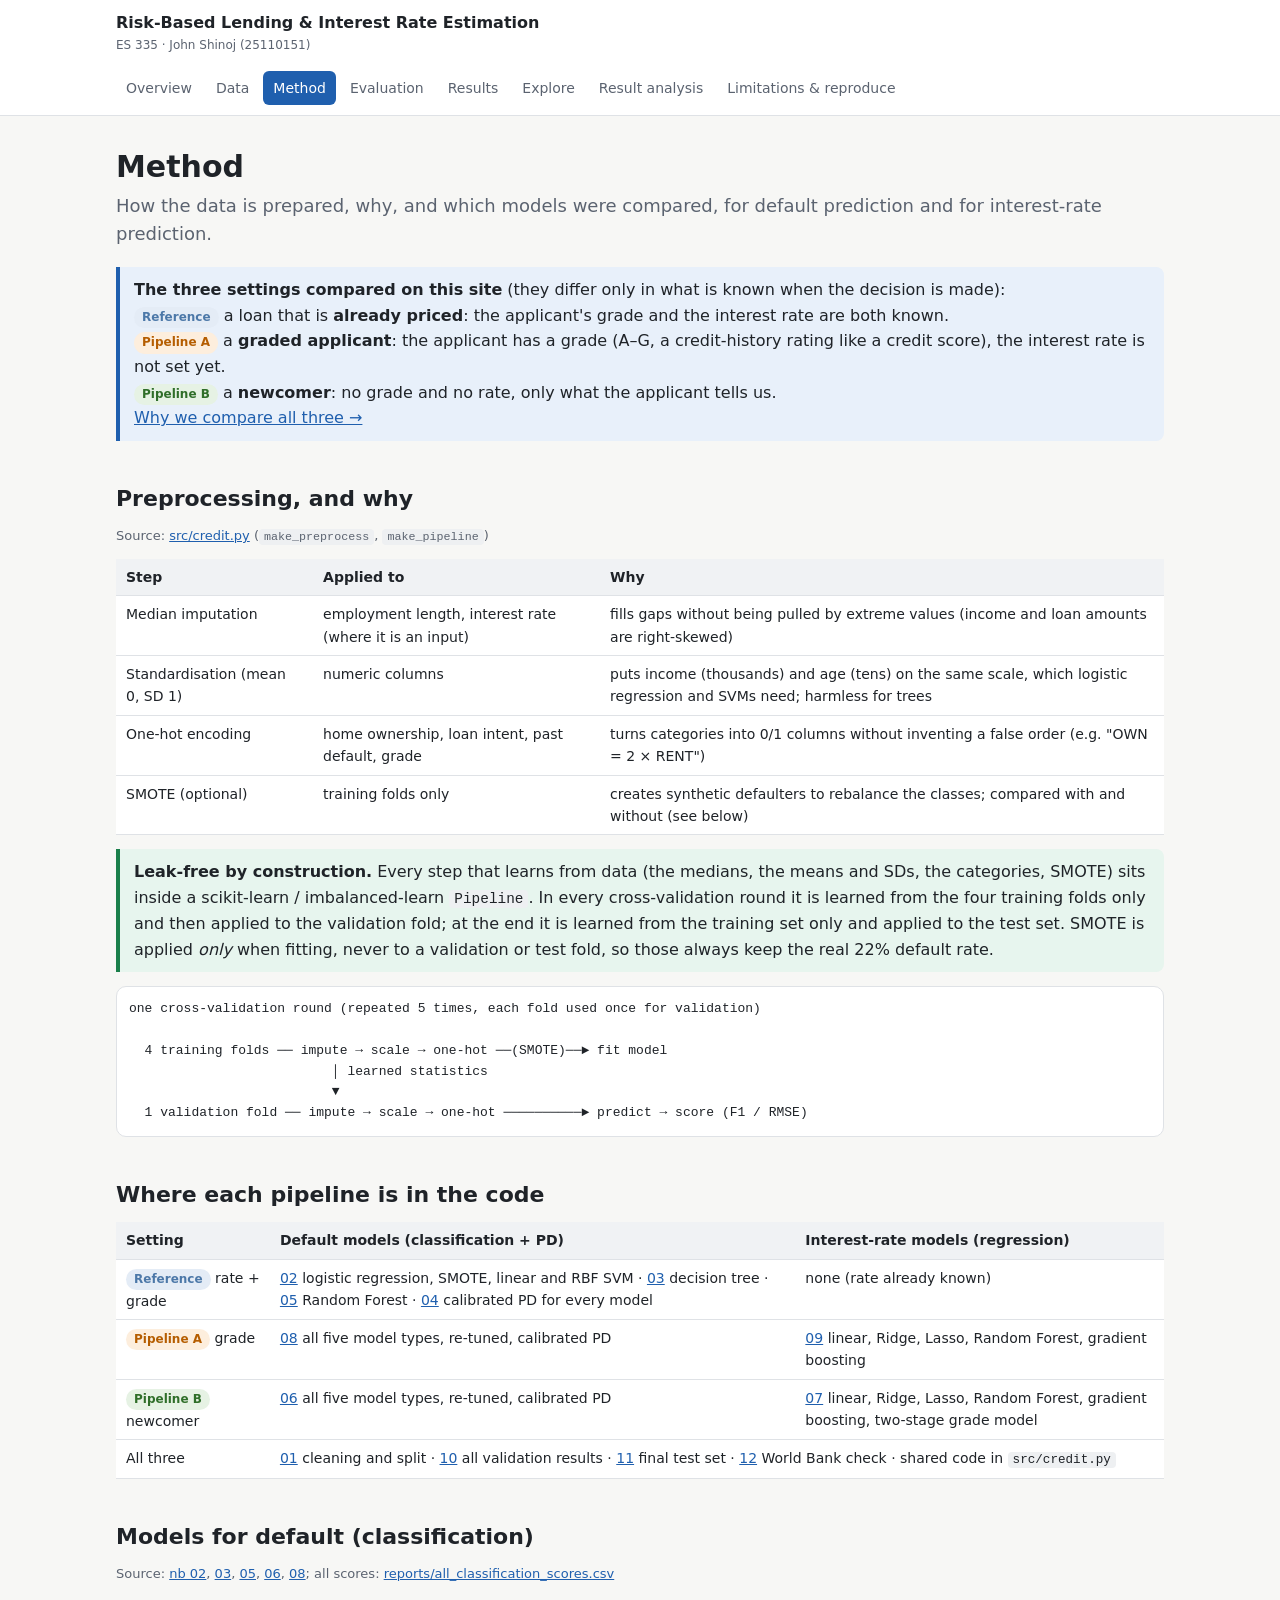
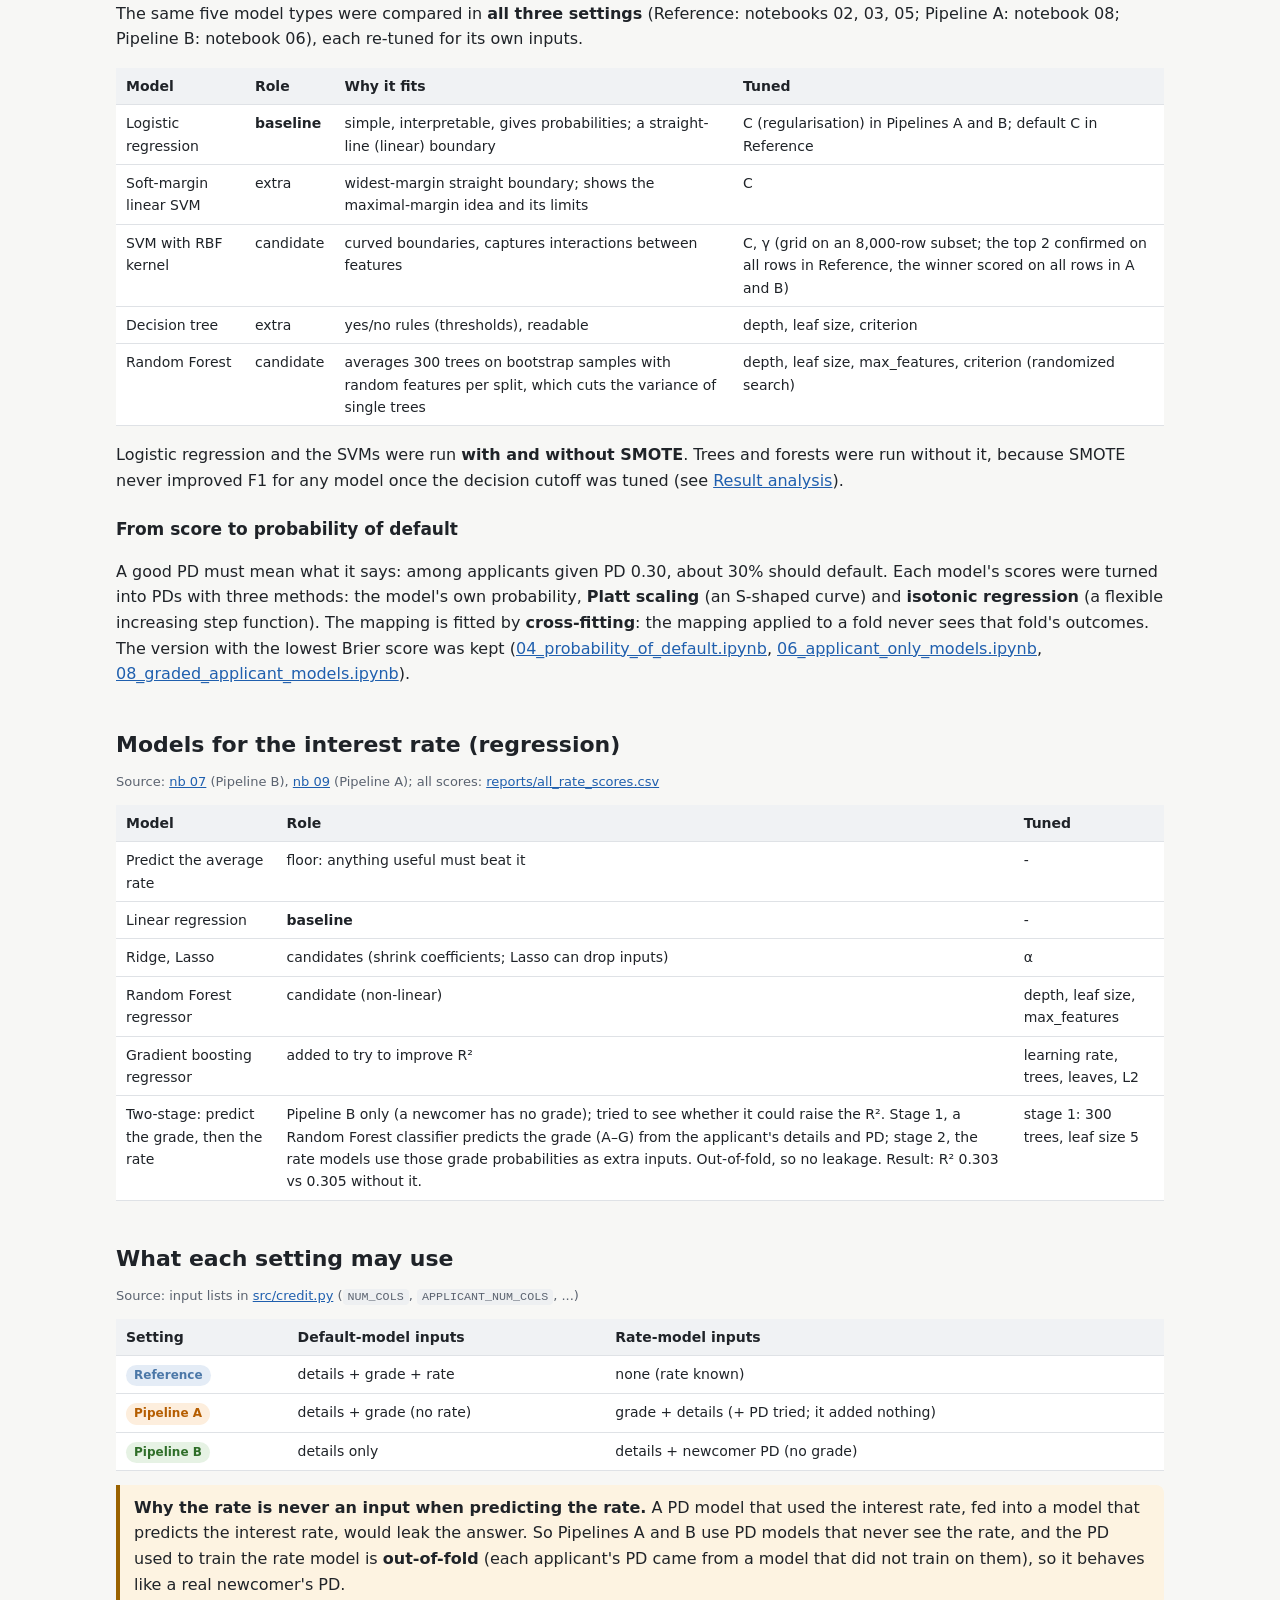
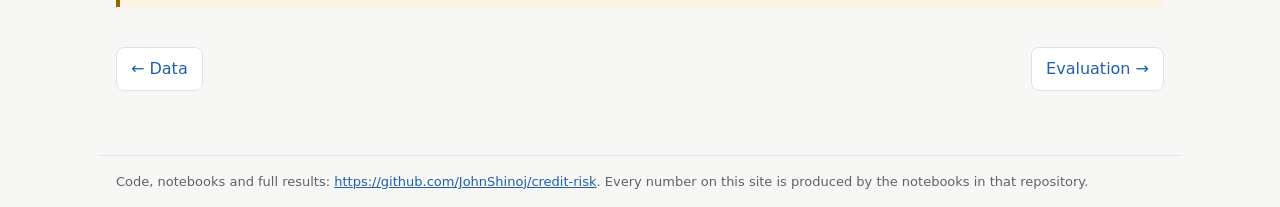
<file: docs/method.html>
<!doctype html>
<html lang="en"><head>
<meta charset="utf-8"><meta name="viewport" content="width=device-width, initial-scale=1">
<title>Method | Risk-Based Lending</title>
<meta name="description" content="ES 335 project: predicting loan default and estimating interest rates for three lending settings.">
<link rel="stylesheet" href="assets/style.css">
</head><body>
<header class="site"><div class="inner">
<a class="brand" href="index.html">Risk-Based Lending &amp; Interest Rate Estimation<small>ES 335 · John Shinoj (25110151)</small></a>
<nav class="tabs"><a href="index.html">Overview</a><a href="data.html">Data</a><a href="method.html" class=active>Method</a><a href="evaluation.html">Evaluation</a><a href="results.html">Results</a><a href="explore.html">Explore</a><a href="analysis.html">Result analysis</a><a href="limitations.html">Limitations & reproduce</a></nav></div></header>
<main>

<h1>Method</h1>
<p class="lead">How the data is prepared, why, and which models were compared, for default prediction and for interest-rate prediction.</p><div class="note"><b>The three settings compared on this site</b> (they differ only in what is known when the
decision is made):<br>
<span class="tag ref">Reference</span> a loan that is <b>already priced</b>: the applicant's grade and the interest rate are both known.<br>
<span class="tag A">Pipeline A</span> a <b>graded applicant</b>: the applicant has a grade (A–G, a credit-history rating like a credit score), the interest rate is not set yet.<br>
<span class="tag B">Pipeline B</span> a <b>newcomer</b>: no grade and no rate, only what the applicant tells us.<br>
<a href="index.html#why-three">Why we compare all three →</a></div>

<h2>Preprocessing, and why</h2>
<p class="src">Source: <a href="https://github.com/JohnShinoj/credit-risk/blob/main/src/credit.py" target="_blank" rel="noopener">src/credit.py</a> (<code>make_preprocess</code>, <code>make_pipeline</code>)</p>
<div class="table-wrap"><table>
<tr><th>Step</th><th>Applied to</th><th>Why</th></tr>
<tr><td>Median imputation</td><td>employment length, interest rate (where it is an input)</td><td>fills gaps without being pulled by extreme values (income and loan amounts are right-skewed)</td></tr>
<tr><td>Standardisation (mean 0, SD 1)</td><td>numeric columns</td><td>puts income (thousands) and age (tens) on the same scale, which logistic regression and SVMs need; harmless for trees</td></tr>
<tr><td>One-hot encoding</td><td>home ownership, loan intent, past default, grade</td><td>turns categories into 0/1 columns without inventing a false order (e.g. "OWN = 2 × RENT")</td></tr>
<tr><td>SMOTE (optional)</td><td>training folds only</td><td>creates synthetic defaulters to rebalance the classes; compared with and without (see below)</td></tr>
</table></div>

<div class="note good"><b>Leak-free by construction.</b> Every step that learns from data (the medians, the means and SDs, the
categories, SMOTE) sits inside a scikit-learn / imbalanced-learn <code>Pipeline</code>. In every cross-validation round it is
learned from the four training folds only and then applied to the validation fold; at the end it is learned from the training
set only and applied to the test set. SMOTE is applied <i>only</i> when fitting, never to a validation or test fold, so those
always keep the real 22% default rate.</div>

<pre style="background:#fff;border:1px solid var(--line);border-radius:10px;padding:12px;overflow-x:auto;font-size:13px">
one cross-validation round (repeated 5 times, each fold used once for validation)

  4 training folds ── impute → scale → one-hot ──(SMOTE)──► fit model
                          │ learned statistics
                          ▼
  1 validation fold ── impute → scale → one-hot ──────────► predict → score (F1 / RMSE)</pre>

<h2>Where each pipeline is in the code</h2>
<div class="table-wrap"><table>
<tr><th>Setting</th><th>Default models (classification + PD)</th><th>Interest-rate models (regression)</th></tr>
<tr><td><span class="tag ref">Reference</span> rate + grade</td><td><a href="https://github.com/JohnShinoj/credit-risk/blob/main/notebooks/02_probability_of_default.ipynb" target="_blank" rel="noopener">02</a> logistic regression, SMOTE, linear and RBF SVM ·
<a href="https://github.com/JohnShinoj/credit-risk/blob/main/notebooks/03_decision_trees.ipynb" target="_blank" rel="noopener">03</a> decision tree · <a href="https://github.com/JohnShinoj/credit-risk/blob/main/notebooks/05_random_forest.ipynb" target="_blank" rel="noopener">05</a> Random Forest ·
<a href="https://github.com/JohnShinoj/credit-risk/blob/main/notebooks/04_probability_of_default.ipynb" target="_blank" rel="noopener">04</a> calibrated PD for every model</td><td>none (rate already known)</td></tr>
<tr><td><span class="tag A">Pipeline A</span> grade</td><td><a href="https://github.com/JohnShinoj/credit-risk/blob/main/notebooks/08_graded_applicant_models.ipynb" target="_blank" rel="noopener">08</a> all five model types, re-tuned, calibrated PD</td>
<td><a href="https://github.com/JohnShinoj/credit-risk/blob/main/notebooks/09_interest_rate_with_grade.ipynb" target="_blank" rel="noopener">09</a> linear, Ridge, Lasso, Random Forest, gradient boosting</td></tr>
<tr><td><span class="tag B">Pipeline B</span> newcomer</td><td><a href="https://github.com/JohnShinoj/credit-risk/blob/main/notebooks/06_applicant_only_models.ipynb" target="_blank" rel="noopener">06</a> all five model types, re-tuned, calibrated PD</td>
<td><a href="https://github.com/JohnShinoj/credit-risk/blob/main/notebooks/07_interest_rate_regression.ipynb" target="_blank" rel="noopener">07</a> linear, Ridge, Lasso, Random Forest, gradient boosting, two-stage grade model</td></tr>
<tr><td>All three</td><td colspan="2"><a href="https://github.com/JohnShinoj/credit-risk/blob/main/notebooks/01_clean_split.ipynb" target="_blank" rel="noopener">01</a> cleaning and split ·
<a href="https://github.com/JohnShinoj/credit-risk/blob/main/notebooks/10_results_summary.ipynb" target="_blank" rel="noopener">10</a> all validation results · <a href="https://github.com/JohnShinoj/credit-risk/blob/main/notebooks/11_final_test.ipynb" target="_blank" rel="noopener">11</a> final test set ·
<a href="https://github.com/JohnShinoj/credit-risk/blob/main/notebooks/12_macro_check.ipynb" target="_blank" rel="noopener">12</a> World Bank check · shared code in <code>src/credit.py</code></td></tr>
</table></div>

<h2>Models for default (classification)</h2>
<p class="src">Source: <a href="https://github.com/JohnShinoj/credit-risk/blob/main/notebooks/02_probability_of_default.ipynb" target="_blank" rel="noopener">nb 02</a>, <a href="https://github.com/JohnShinoj/credit-risk/blob/main/notebooks/03_decision_trees.ipynb" target="_blank" rel="noopener">03</a>, <a href="https://github.com/JohnShinoj/credit-risk/blob/main/notebooks/05_random_forest.ipynb" target="_blank" rel="noopener">05</a>, <a href="https://github.com/JohnShinoj/credit-risk/blob/main/notebooks/06_applicant_only_models.ipynb" target="_blank" rel="noopener">06</a>, <a href="https://github.com/JohnShinoj/credit-risk/blob/main/notebooks/08_graded_applicant_models.ipynb" target="_blank" rel="noopener">08</a>; all scores: <a href="https://github.com/JohnShinoj/credit-risk/blob/main/reports/all_classification_scores.csv" target="_blank" rel="noopener">reports/all_classification_scores.csv</a></p>
<p>The same five model types were compared in <b>all three settings</b> (Reference: notebooks 02, 03, 05; Pipeline A: notebook 08;
Pipeline B: notebook 06), each re-tuned for its own inputs.</p>
<div class="table-wrap"><table>
<tr><th>Model</th><th>Role</th><th>Why it fits</th><th>Tuned</th></tr>
<tr><td>Logistic regression</td><td><b>baseline</b></td><td>simple, interpretable, gives probabilities; a straight-line (linear) boundary</td><td>C (regularisation) in Pipelines A and B; default C in Reference</td></tr>
<tr><td>Soft-margin linear SVM</td><td>extra</td><td>widest-margin straight boundary; shows the maximal-margin idea and its limits</td><td>C</td></tr>
<tr><td>SVM with RBF kernel</td><td>candidate</td><td>curved boundaries, captures interactions between features</td><td>C, γ (grid on an 8,000-row subset; the top 2 confirmed on all rows in Reference, the winner scored on all rows in A and B)</td></tr>
<tr><td>Decision tree</td><td>extra</td><td>yes/no rules (thresholds), readable</td><td>depth, leaf size, criterion</td></tr>
<tr><td>Random Forest</td><td>candidate</td><td>averages 300 trees on bootstrap samples with random features per split, which cuts the variance of single trees</td><td>depth, leaf size, max_features, criterion (randomized search)</td></tr>
</table></div>
<p>Logistic regression and the SVMs were run <b>with and without SMOTE</b>. Trees and forests were run without it, because
SMOTE never improved F1 for any model once the decision cutoff was tuned (see <a href="analysis.html">Result analysis</a>).</p>

<h3>From score to probability of default</h3>
<p>A good PD must mean what it says: among applicants given PD 0.30, about 30% should default. Each model's scores were turned
into PDs with three methods: the model's own probability, <b>Platt scaling</b> (an S-shaped curve) and <b>isotonic regression</b>
(a flexible increasing step function). The mapping is fitted by <b>cross-fitting</b>: the mapping applied to a fold never sees
that fold's outcomes. The version with the lowest Brier score was kept (<a href="https://github.com/JohnShinoj/credit-risk/blob/main/notebooks/04_probability_of_default.ipynb" target="_blank" rel="noopener">04_probability_of_default.ipynb</a>,
<a href="https://github.com/JohnShinoj/credit-risk/blob/main/notebooks/06_applicant_only_models.ipynb" target="_blank" rel="noopener">06_applicant_only_models.ipynb</a>, <a href="https://github.com/JohnShinoj/credit-risk/blob/main/notebooks/08_graded_applicant_models.ipynb" target="_blank" rel="noopener">08_graded_applicant_models.ipynb</a>).</p>

<h2>Models for the interest rate (regression)</h2>
<p class="src">Source: <a href="https://github.com/JohnShinoj/credit-risk/blob/main/notebooks/07_interest_rate_regression.ipynb" target="_blank" rel="noopener">nb 07</a> (Pipeline B), <a href="https://github.com/JohnShinoj/credit-risk/blob/main/notebooks/09_interest_rate_with_grade.ipynb" target="_blank" rel="noopener">nb 09</a> (Pipeline A); all scores: <a href="https://github.com/JohnShinoj/credit-risk/blob/main/reports/all_rate_scores.csv" target="_blank" rel="noopener">reports/all_rate_scores.csv</a></p>
<div class="table-wrap"><table>
<tr><th>Model</th><th>Role</th><th>Tuned</th></tr>
<tr><td>Predict the average rate</td><td>floor: anything useful must beat it</td><td>-</td></tr>
<tr><td>Linear regression</td><td><b>baseline</b></td><td>-</td></tr>
<tr><td>Ridge, Lasso</td><td>candidates (shrink coefficients; Lasso can drop inputs)</td><td>α</td></tr>
<tr><td>Random Forest regressor</td><td>candidate (non-linear)</td><td>depth, leaf size, max_features</td></tr>
<tr><td>Gradient boosting regressor</td><td>added to try to improve R²</td><td>learning rate, trees, leaves, L2</td></tr>
<tr><td>Two-stage: predict the grade, then the rate</td><td>Pipeline B only (a newcomer has no grade); tried to see whether it
could raise the R². Stage 1, a Random Forest
classifier predicts the grade (A–G) from the applicant's details and PD; stage 2, the rate models use those grade probabilities
as extra inputs. Out-of-fold, so no leakage. Result: R² 0.303 vs 0.305 without it.</td><td>stage 1: 300 trees, leaf size 5</td></tr>
</table></div>

<h2>What each setting may use</h2>
<p class="src">Source: input lists in <a href="https://github.com/JohnShinoj/credit-risk/blob/main/src/credit.py" target="_blank" rel="noopener">src/credit.py</a> (<code>NUM_COLS</code>, <code>APPLICANT_NUM_COLS</code>, ...)</p>
<div class="table-wrap"><table>
<tr><th>Setting</th><th>Default-model inputs</th><th>Rate-model inputs</th></tr>
<tr><td><span class="tag ref">Reference</span></td><td>details + grade + rate</td><td>none (rate known)</td></tr>
<tr><td><span class="tag A">Pipeline A</span></td><td>details + grade (no rate)</td><td>grade + details (+ PD tried; it added nothing)</td></tr>
<tr><td><span class="tag B">Pipeline B</span></td><td>details only</td><td>details + newcomer PD (no grade)</td></tr>
</table></div>
<div class="note warn"><b>Why the rate is never an input when predicting the rate.</b> A PD model that used the interest rate,
fed into a model that predicts the interest rate, would leak the answer. So Pipelines A and B use PD models that never see the
rate, and the PD used to train the rate model is <b>out-of-fold</b> (each applicant's PD came from a model that did not train on
them), so it behaves like a real newcomer's PD.</div>

<div class="pager"><a href="data.html">← Data</a><a href="evaluation.html">Evaluation →</a></div>
</main>
<footer>Code, notebooks and full results: <a href="https://github.com/JohnShinoj/credit-risk" target="_blank" rel="noopener">https://github.com/JohnShinoj/credit-risk</a>.
Every number on this site is produced by the notebooks in that repository.</footer>

</body></html>
</file>
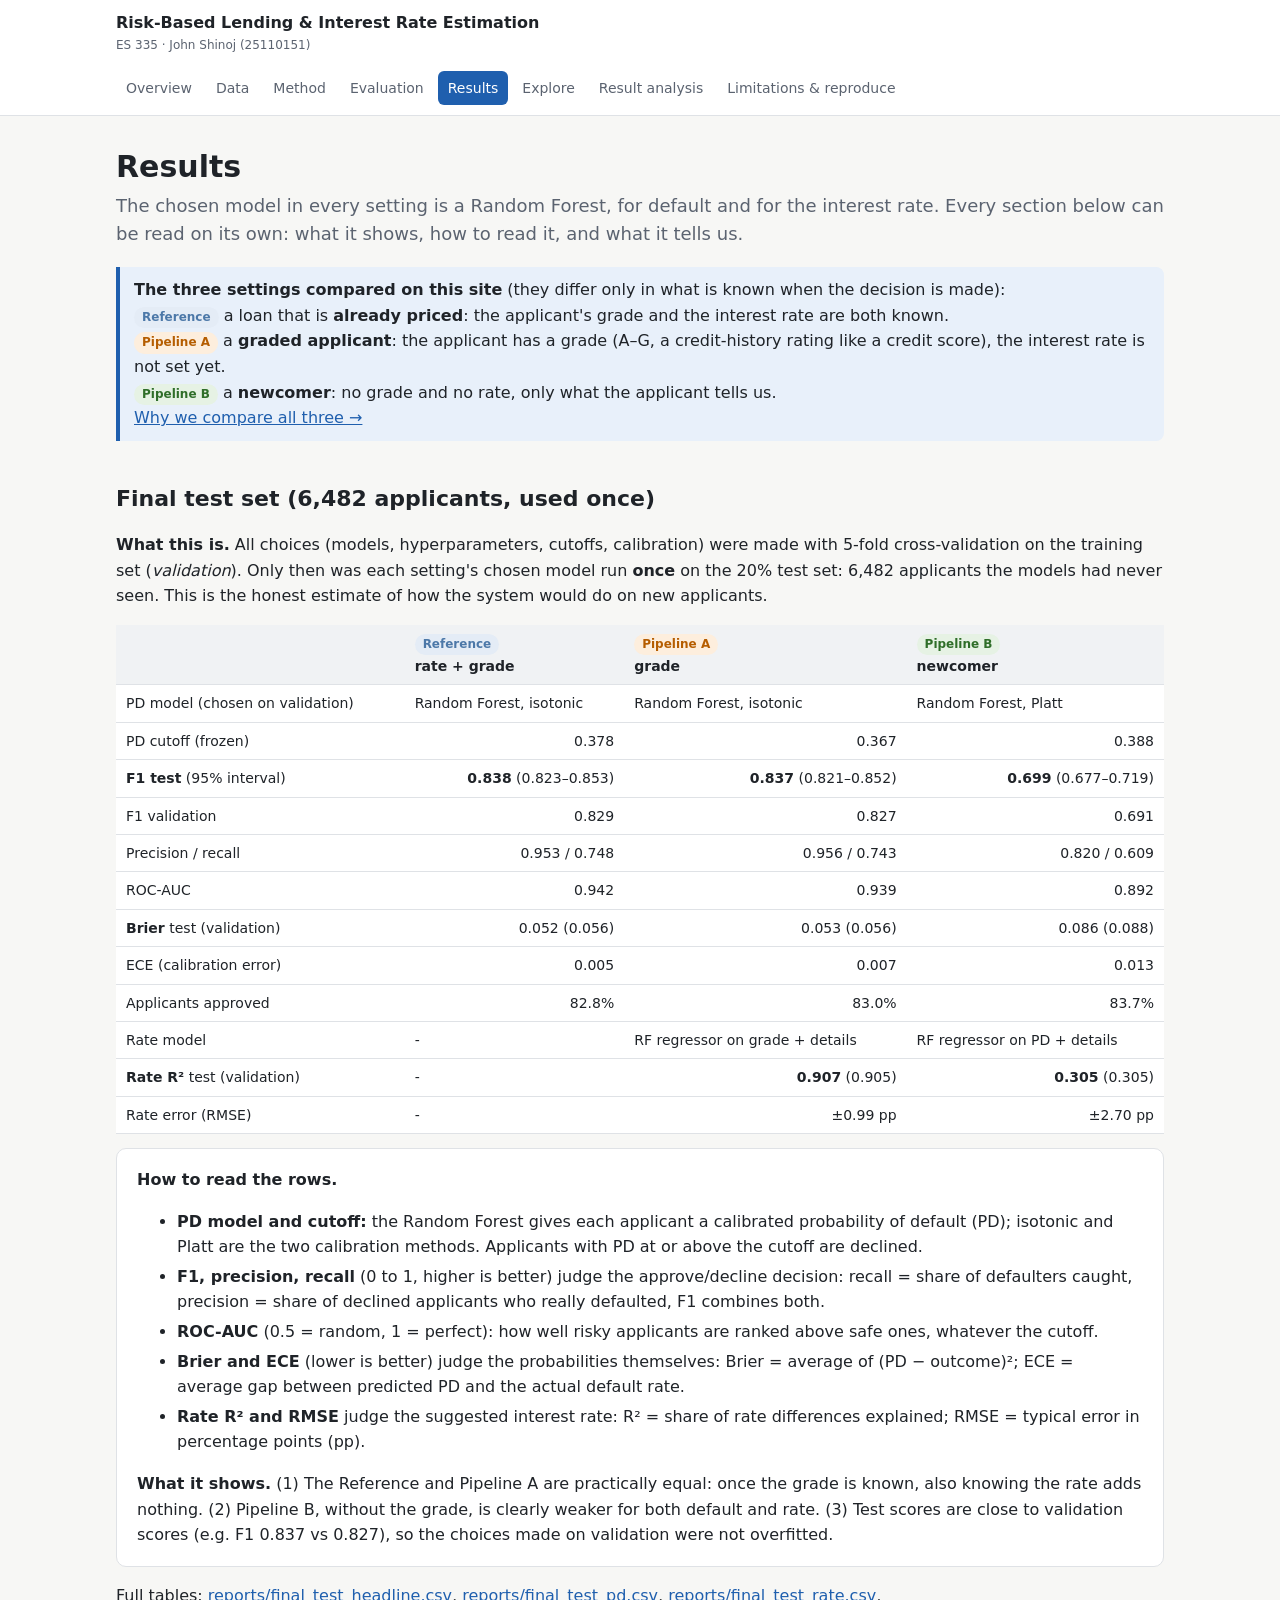
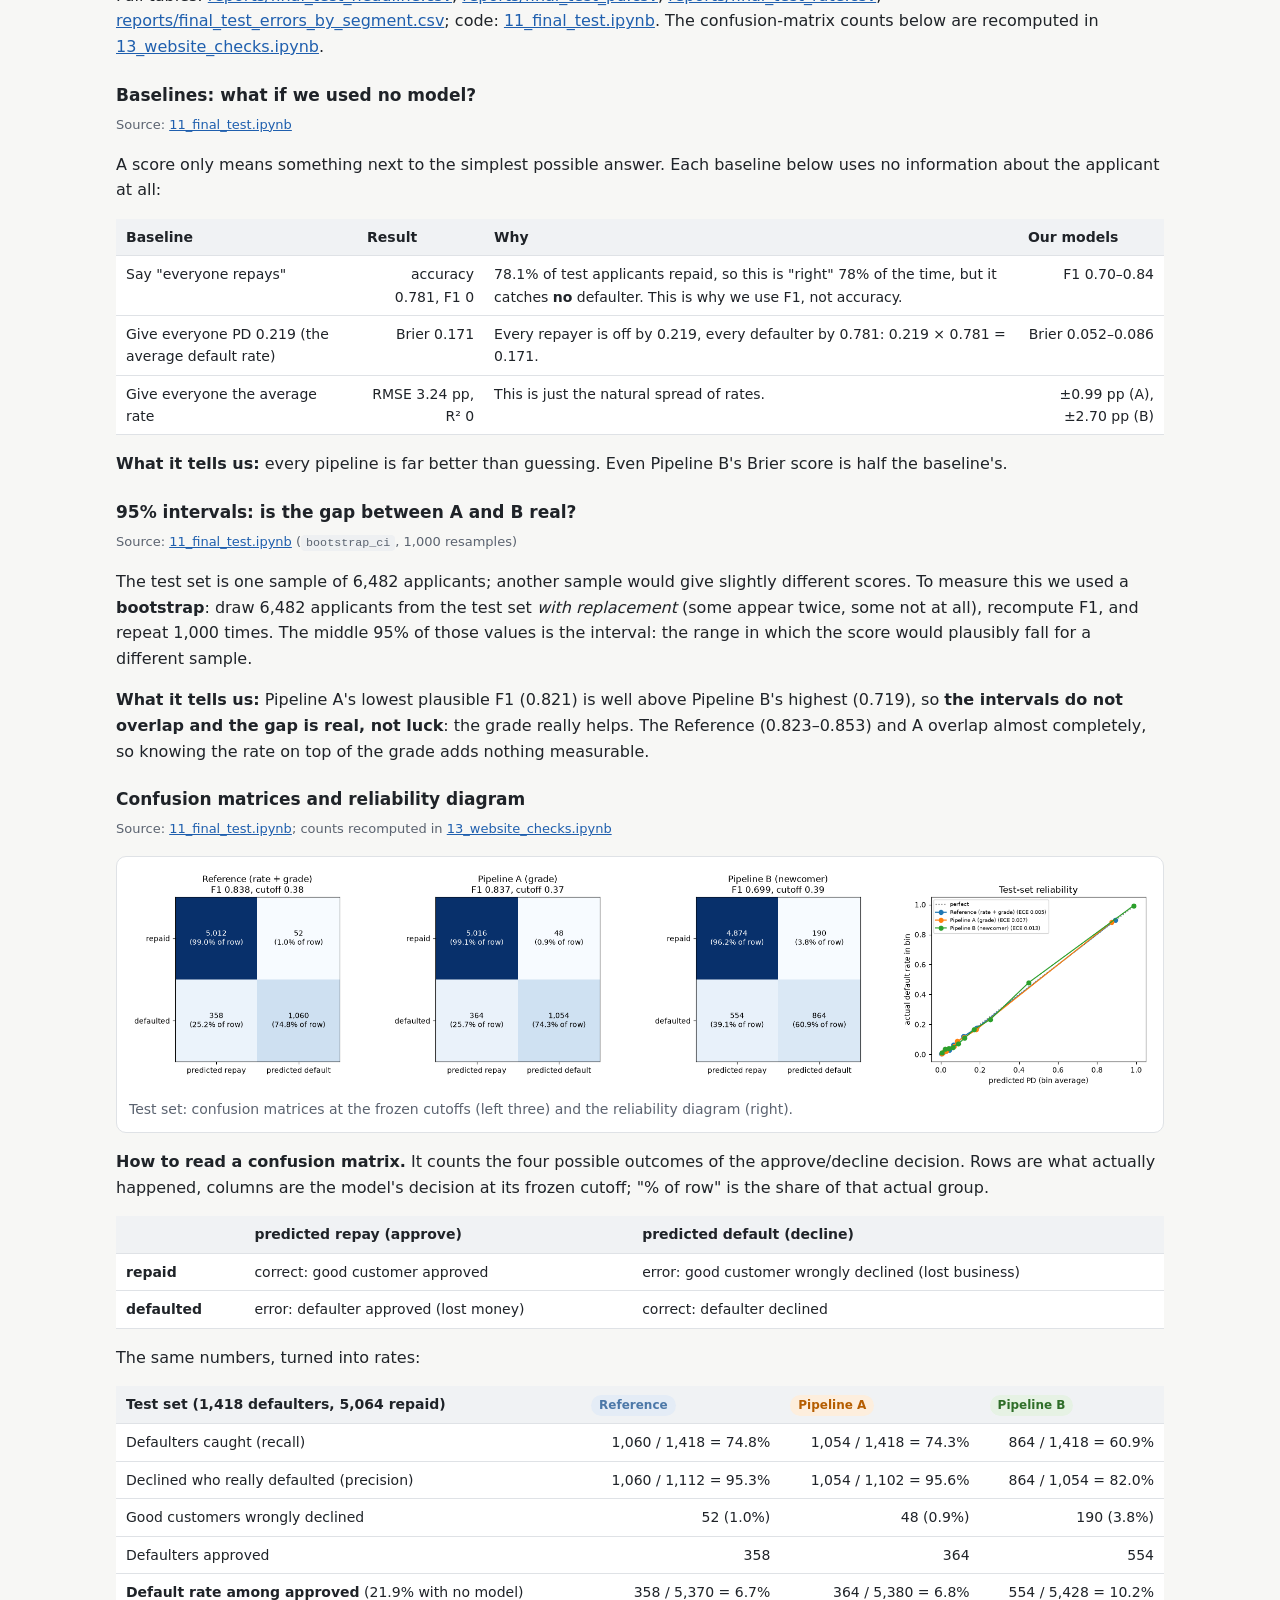
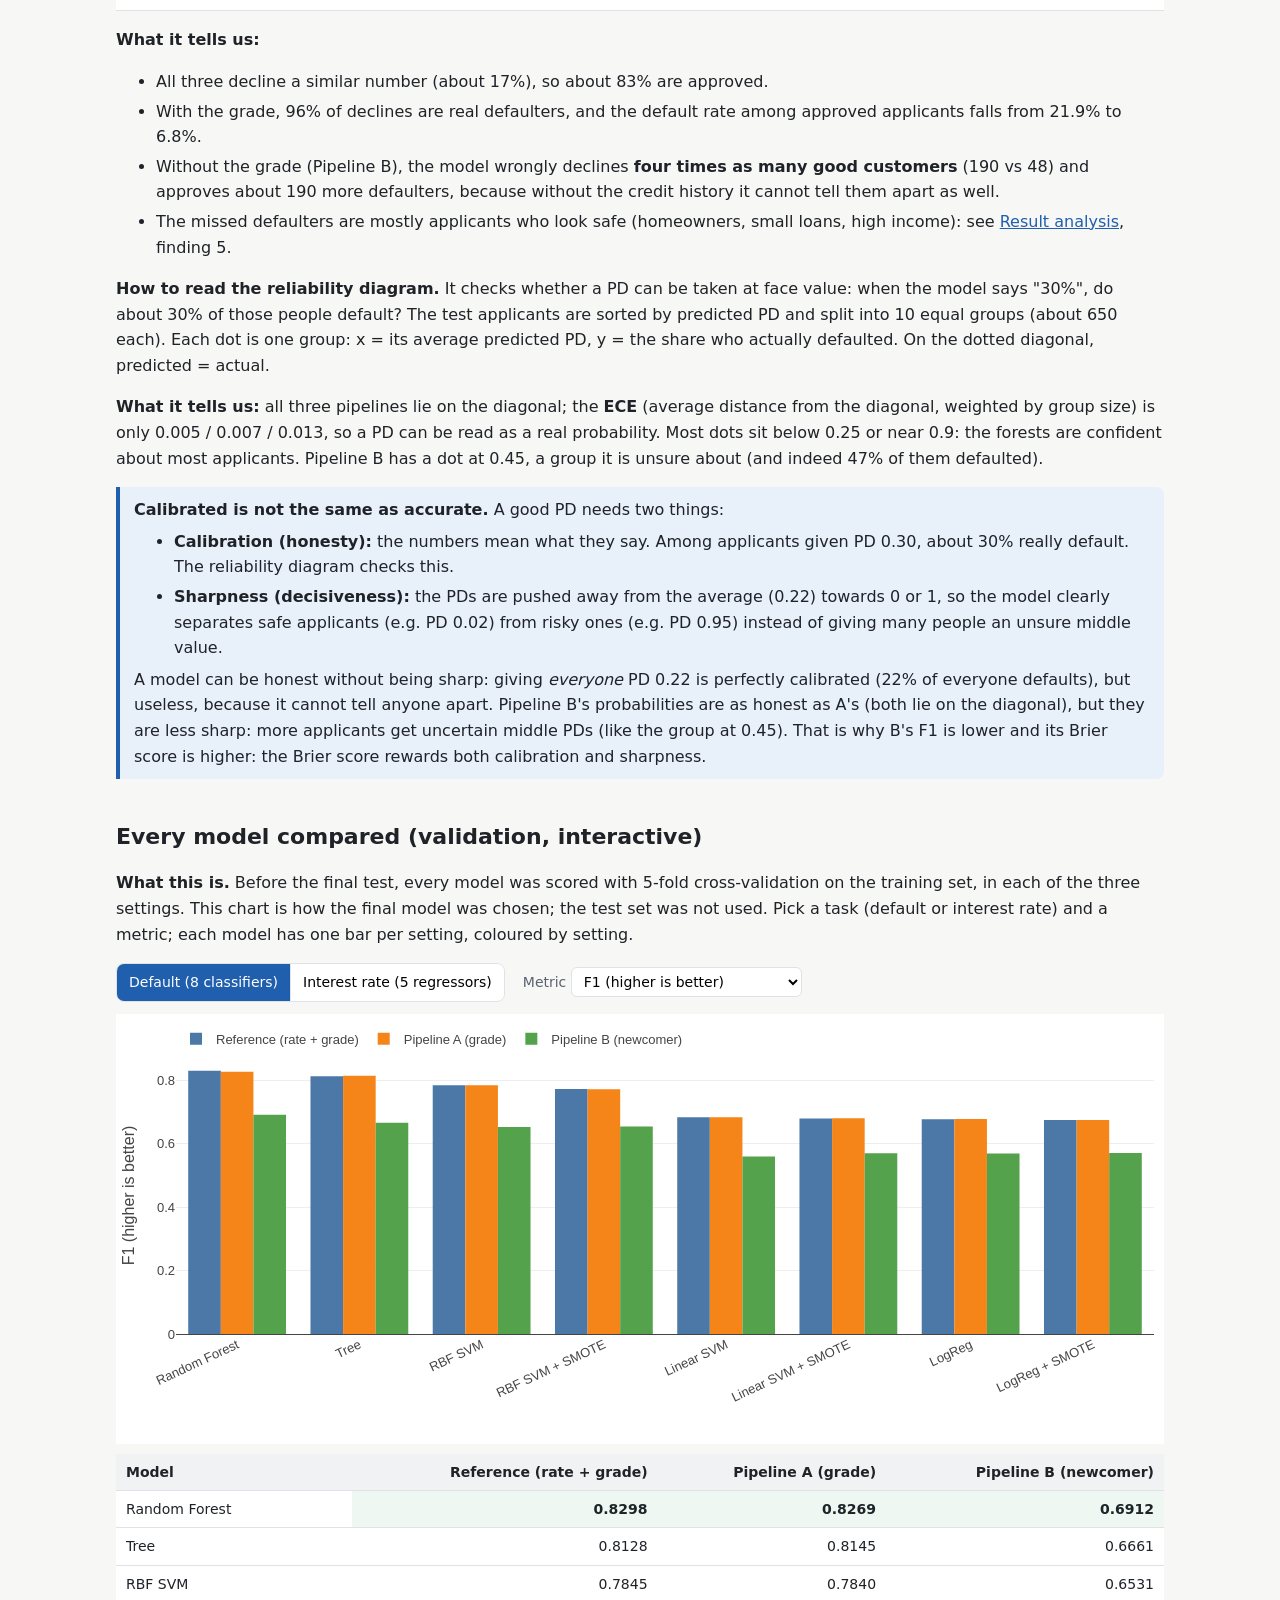
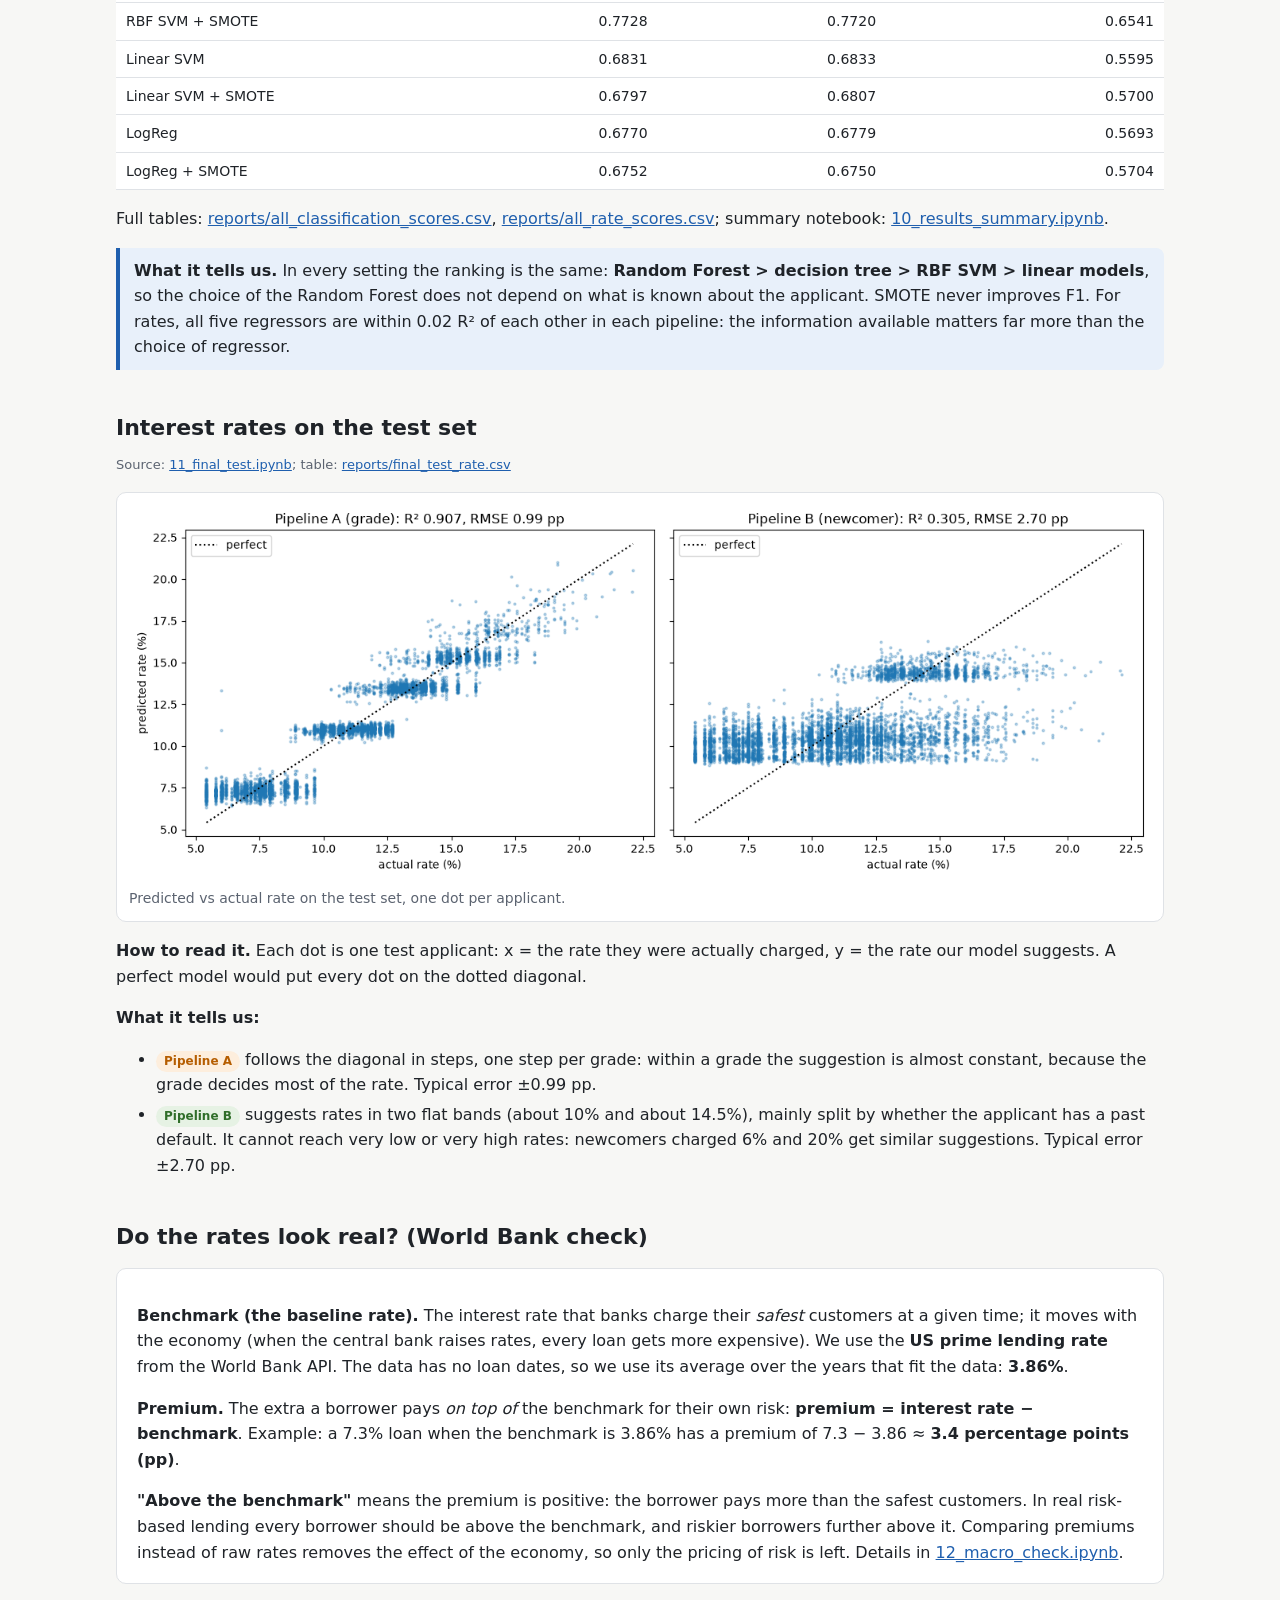
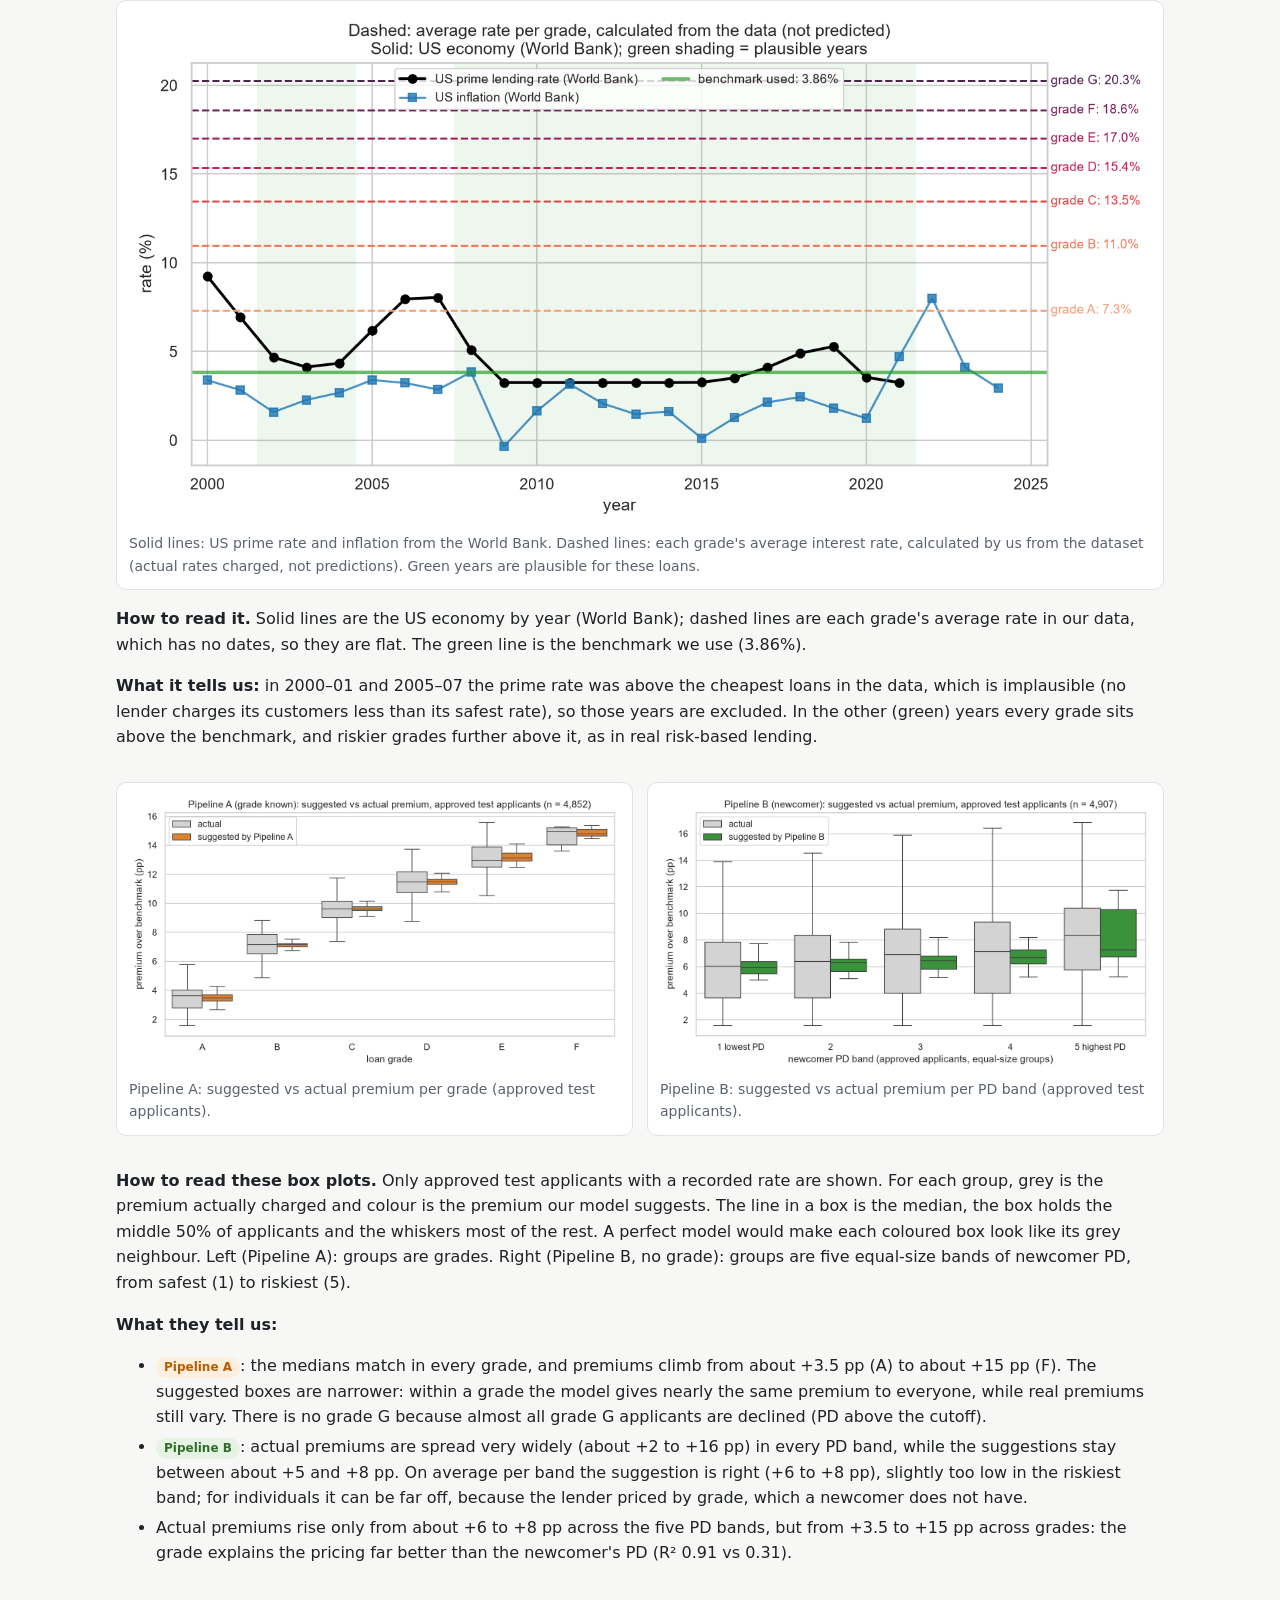
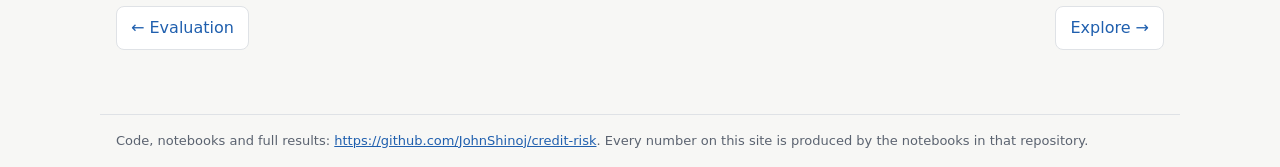
<file: docs/results.html>
<!doctype html>
<html lang="en"><head>
<meta charset="utf-8"><meta name="viewport" content="width=device-width, initial-scale=1">
<title>Results | Risk-Based Lending</title>
<meta name="description" content="ES 335 project: predicting loan default and estimating interest rates for three lending settings.">
<link rel="stylesheet" href="assets/style.css">
</head><body>
<header class="site"><div class="inner">
<a class="brand" href="index.html">Risk-Based Lending &amp; Interest Rate Estimation<small>ES 335 · John Shinoj (25110151)</small></a>
<nav class="tabs"><a href="index.html">Overview</a><a href="data.html">Data</a><a href="method.html">Method</a><a href="evaluation.html">Evaluation</a><a href="results.html" class=active>Results</a><a href="explore.html">Explore</a><a href="analysis.html">Result analysis</a><a href="limitations.html">Limitations & reproduce</a></nav></div></header>
<main>

<h1>Results</h1>
<p class="lead">The chosen model in every setting is a Random Forest, for default and for the interest rate. Every section below
can be read on its own: what it shows, how to read it, and what it tells us.</p><div class="note"><b>The three settings compared on this site</b> (they differ only in what is known when the
decision is made):<br>
<span class="tag ref">Reference</span> a loan that is <b>already priced</b>: the applicant's grade and the interest rate are both known.<br>
<span class="tag A">Pipeline A</span> a <b>graded applicant</b>: the applicant has a grade (A–G, a credit-history rating like a credit score), the interest rate is not set yet.<br>
<span class="tag B">Pipeline B</span> a <b>newcomer</b>: no grade and no rate, only what the applicant tells us.<br>
<a href="index.html#why-three">Why we compare all three →</a></div>

<h2>Final test set (6,482 applicants, used once)</h2>
<p><b>What this is.</b> All choices (models, hyperparameters, cutoffs, calibration) were made with 5-fold cross-validation on the
training set (<i>validation</i>). Only then was each setting's chosen model run <b>once</b> on the 20% test set: 6,482 applicants
the models had never seen. This is the honest estimate of how the system would do on new applicants.</p>
<div class="table-wrap"><table>
<tr><th></th><th><span class="tag ref">Reference</span><br>rate + grade</th><th><span class="tag A">Pipeline A</span><br>grade</th><th><span class="tag B">Pipeline B</span><br>newcomer</th></tr>
<tr><td>PD model (chosen on validation)</td><td>Random Forest, isotonic</td><td>Random Forest, isotonic</td><td>Random Forest, Platt</td></tr>
<tr><td>PD cutoff (frozen)</td><td class="num">0.378</td><td class="num">0.367</td><td class="num">0.388</td></tr>
<tr><td><b>F1 test</b> (95% interval)</td><td class="num"><b>0.838</b> (0.823–0.853)</td><td class="num"><b>0.837</b> (0.821–0.852)</td><td class="num"><b>0.699</b> (0.677–0.719)</td></tr>
<tr><td>F1 validation</td><td class="num">0.829</td><td class="num">0.827</td><td class="num">0.691</td></tr>
<tr><td>Precision / recall</td><td class="num">0.953 / 0.748</td><td class="num">0.956 / 0.743</td><td class="num">0.820 / 0.609</td></tr>
<tr><td>ROC-AUC</td><td class="num">0.942</td><td class="num">0.939</td><td class="num">0.892</td></tr>
<tr><td><b>Brier</b> test (validation)</td><td class="num">0.052 (0.056)</td><td class="num">0.053 (0.056)</td><td class="num">0.086 (0.088)</td></tr>
<tr><td>ECE (calibration error)</td><td class="num">0.005</td><td class="num">0.007</td><td class="num">0.013</td></tr>
<tr><td>Applicants approved</td><td class="num">82.8%</td><td class="num">83.0%</td><td class="num">83.7%</td></tr>
<tr><td>Rate model</td><td>-</td><td>RF regressor on grade + details</td><td>RF regressor on PD + details</td></tr>
<tr><td><b>Rate R²</b> test (validation)</td><td>-</td><td class="num"><b>0.907</b> (0.905)</td><td class="num"><b>0.305</b> (0.305)</td></tr>
<tr><td>Rate error (RMSE)</td><td>-</td><td class="num">±0.99 pp</td><td class="num">±2.70 pp</td></tr>
</table></div>
<div class="card">
<p style="margin-top:0"><b>How to read the rows.</b></p>
<ul>
<li><b>PD model and cutoff:</b> the Random Forest gives each applicant a calibrated probability of default (PD); isotonic and
Platt are the two calibration methods. Applicants with PD at or above the cutoff are declined.</li>
<li><b>F1, precision, recall</b> (0 to 1, higher is better) judge the approve/decline decision: recall = share of defaulters
caught, precision = share of declined applicants who really defaulted, F1 combines both.</li>
<li><b>ROC-AUC</b> (0.5 = random, 1 = perfect): how well risky applicants are ranked above safe ones, whatever the cutoff.</li>
<li><b>Brier and ECE</b> (lower is better) judge the probabilities themselves: Brier = average of (PD − outcome)²; ECE = average
gap between predicted PD and the actual default rate.</li>
<li><b>Rate R² and RMSE</b> judge the suggested interest rate: R² = share of rate differences explained; RMSE = typical error in
percentage points (pp).</li>
</ul>
<p style="margin-bottom:0"><b>What it shows.</b> (1) The Reference and Pipeline A are practically equal: once the grade is known,
also knowing the rate adds nothing. (2) Pipeline B, without the grade, is clearly weaker for both default and rate. (3) Test
scores are close to validation scores (e.g. F1 0.837 vs 0.827), so the choices made on validation were not overfitted.</p>
</div>

<p>Full tables: <a href="https://github.com/JohnShinoj/credit-risk/blob/main/reports/final_test_headline.csv" target="_blank" rel="noopener">reports/final_test_headline.csv</a>, <a href="https://github.com/JohnShinoj/credit-risk/blob/main/reports/final_test_pd.csv" target="_blank" rel="noopener">reports/final_test_pd.csv</a>, <a href="https://github.com/JohnShinoj/credit-risk/blob/main/reports/final_test_rate.csv" target="_blank" rel="noopener">reports/final_test_rate.csv</a>, <a href="https://github.com/JohnShinoj/credit-risk/blob/main/reports/final_test_errors_by_segment.csv" target="_blank" rel="noopener">reports/final_test_errors_by_segment.csv</a>; code: <a href="https://github.com/JohnShinoj/credit-risk/blob/main/notebooks/11_final_test.ipynb" target="_blank" rel="noopener">11_final_test.ipynb</a>. The confusion-matrix counts below are recomputed in <a href="https://github.com/JohnShinoj/credit-risk/blob/main/notebooks/13_website_checks.ipynb" target="_blank" rel="noopener">13_website_checks.ipynb</a>.</p>

<h3>Baselines: what if we used no model?</h3>
<p class="src">Source: <a href="https://github.com/JohnShinoj/credit-risk/blob/main/notebooks/11_final_test.ipynb" target="_blank" rel="noopener">11_final_test.ipynb</a></p>
<p>A score only means something next to the simplest possible answer. Each baseline below uses no information about the
applicant at all:</p>
<div class="table-wrap"><table>
<tr><th>Baseline</th><th>Result</th><th>Why</th><th>Our models</th></tr>
<tr><td>Say "everyone repays"</td><td class="num">accuracy 0.781, F1 0</td><td>78.1% of test applicants repaid, so this is "right"
78% of the time, but it catches <b>no</b> defaulter. This is why we use F1, not accuracy.</td><td class="num">F1 0.70–0.84</td></tr>
<tr><td>Give everyone PD 0.219 (the average default rate)</td><td class="num">Brier 0.171</td><td>Every repayer is off by 0.219,
every defaulter by 0.781: 0.219 × 0.781 = 0.171.</td><td class="num">Brier 0.052–0.086</td></tr>
<tr><td>Give everyone the average rate</td><td class="num">RMSE 3.24 pp, R² 0</td><td>This is just the natural spread of rates.</td>
<td class="num">±0.99 pp (A), ±2.70 pp (B)</td></tr>
</table></div>
<p><b>What it tells us:</b> every pipeline is far better than guessing. Even Pipeline B's Brier score is half the baseline's.</p>

<h3>95% intervals: is the gap between A and B real?</h3>
<p class="src">Source: <a href="https://github.com/JohnShinoj/credit-risk/blob/main/notebooks/11_final_test.ipynb" target="_blank" rel="noopener">11_final_test.ipynb</a> (<code>bootstrap_ci</code>, 1,000 resamples)</p>
<p>The test set is one sample of 6,482 applicants; another sample would give slightly different scores. To measure this we used
a <b>bootstrap</b>: draw 6,482 applicants from the test set <i>with replacement</i> (some appear twice, some not at all),
recompute F1, and repeat 1,000 times. The middle 95% of those values is the interval: the range in which the score would
plausibly fall for a different sample.</p>
<p><b>What it tells us:</b> Pipeline A's lowest plausible F1 (0.821) is well above Pipeline B's highest (0.719), so <b>the
intervals do not overlap and the gap is real, not luck</b>: the grade really helps. The Reference (0.823–0.853) and A overlap almost
completely, so knowing the rate on top of the grade adds nothing measurable.</p>

<h3>Confusion matrices and reliability diagram</h3>
<p class="src">Source: <a href="https://github.com/JohnShinoj/credit-risk/blob/main/notebooks/11_final_test.ipynb" target="_blank" rel="noopener">11_final_test.ipynb</a>; counts recomputed in <a href="https://github.com/JohnShinoj/credit-risk/blob/main/notebooks/13_website_checks.ipynb" target="_blank" rel="noopener">13_website_checks.ipynb</a></p>
<figure><img src="figures/test_confusion_reliability.png" alt="Test set: confusion matrices at the frozen cutoffs (left three) and the reliability diagram (right)." loading="lazy"><figcaption>Test set: confusion matrices at the frozen cutoffs (left three) and the reliability diagram (right).</figcaption></figure>
<p><b>How to read a confusion matrix.</b> It counts the four possible outcomes of the approve/decline decision. Rows are what
actually happened, columns are the model's decision at its frozen cutoff; "% of row" is the share of that actual group.</p>
<div class="table-wrap"><table>
<tr><th></th><th>predicted repay (approve)</th><th>predicted default (decline)</th></tr>
<tr><td><b>repaid</b></td><td>correct: good customer approved</td><td>error: good customer wrongly declined (lost business)</td></tr>
<tr><td><b>defaulted</b></td><td>error: defaulter approved (lost money)</td><td>correct: defaulter declined</td></tr>
</table></div>
<p>The same numbers, turned into rates:</p>
<div class="table-wrap"><table>
<tr><th>Test set (1,418 defaulters, 5,064 repaid)</th><th><span class="tag ref">Reference</span></th><th><span class="tag A">Pipeline A</span></th><th><span class="tag B">Pipeline B</span></th></tr>
<tr><td>Defaulters caught (recall)</td><td class="num">1,060 / 1,418 = 74.8%</td><td class="num">1,054 / 1,418 = 74.3%</td><td class="num">864 / 1,418 = 60.9%</td></tr>
<tr><td>Declined who really defaulted (precision)</td><td class="num">1,060 / 1,112 = 95.3%</td><td class="num">1,054 / 1,102 = 95.6%</td><td class="num">864 / 1,054 = 82.0%</td></tr>
<tr><td>Good customers wrongly declined</td><td class="num">52 (1.0%)</td><td class="num">48 (0.9%)</td><td class="num">190 (3.8%)</td></tr>
<tr><td>Defaulters approved</td><td class="num">358</td><td class="num">364</td><td class="num">554</td></tr>
<tr><td><b>Default rate among approved</b> (21.9% with no model)</td><td class="num">358 / 5,370 = 6.7%</td><td class="num">364 / 5,380 = 6.8%</td><td class="num">554 / 5,428 = 10.2%</td></tr>
</table></div>
<p><b>What it tells us:</b></p>
<ul>
<li>All three decline a similar number (about 17%), so about 83% are approved.</li>
<li>With the grade, 96% of declines are real defaulters, and the default rate among approved applicants falls from 21.9% to 6.8%.</li>
<li>Without the grade (Pipeline B), the model wrongly declines <b>four times as many good customers</b> (190 vs 48) and approves
about 190 more defaulters, because without the credit history it cannot tell them apart as well.</li>
<li>The missed defaulters are mostly applicants who look safe (homeowners, small loans, high income): see
<a href="analysis.html">Result analysis</a>, finding 5.</li>
</ul>
<p><b>How to read the reliability diagram.</b> It checks whether a PD can be taken at face value: when the model says "30%",
do about 30% of those people default? The test applicants are sorted by predicted PD and split into 10 equal groups (about 650
each). Each dot is one group: x = its average predicted PD, y = the share who actually defaulted. On the dotted diagonal,
predicted = actual.</p>
<p><b>What it tells us:</b> all three pipelines lie on the diagonal; the <b>ECE</b> (average distance from the diagonal, weighted
by group size) is only 0.005 / 0.007 / 0.013, so a PD can be read as a real probability. Most dots sit below 0.25 or near 0.9: the
forests are confident about most applicants. Pipeline B has a dot at 0.45, a group it is unsure about (and indeed 47% of them
defaulted).</p>
<div class="note"><b>Calibrated is not the same as accurate.</b> A good PD needs two things:
<ul style="margin:6px 0">
<li><b>Calibration (honesty):</b> the numbers mean what they say. Among applicants given PD 0.30, about 30% really default.
The reliability diagram checks this.</li>
<li><b>Sharpness (decisiveness):</b> the PDs are pushed away from the average (0.22) towards 0 or 1, so the model clearly
separates safe applicants (e.g. PD 0.02) from risky ones (e.g. PD 0.95) instead of giving many people an unsure middle value.</li>
</ul>
A model can be honest without being sharp: giving <i>everyone</i> PD 0.22 is perfectly calibrated (22% of everyone defaults),
but useless, because it cannot tell anyone apart. Pipeline B's probabilities are as honest as A's (both lie on the diagonal),
but they are less sharp: more applicants get uncertain middle PDs (like the group at 0.45). That is why B's F1 is lower and its
Brier score is higher: the Brier score rewards both calibration and sharpness.</div>

<h2>Every model compared (validation, interactive)</h2>
<p><b>What this is.</b> Before the final test, every model was scored with 5-fold cross-validation on the training set, in each
of the three settings. This chart is how the final model was chosen; the test set was not used. Pick a task (default or
interest rate) and a metric; each model has one bar per setting, coloured by setting.</p>
<div class="controls">
<span class="seg" id="task"><button data-v="clf" class="on">Default (8 classifiers)</button><button data-v="rate">Interest rate (5 regressors)</button></span>
<label>Metric <select id="metric"></select></label>
</div>
<div id="cmpChart" class="chart"></div>
<div class="table-wrap" id="cmpTable"></div>
<p>Full tables: <a href="https://github.com/JohnShinoj/credit-risk/blob/main/reports/all_classification_scores.csv" target="_blank" rel="noopener">reports/all_classification_scores.csv</a>, <a href="https://github.com/JohnShinoj/credit-risk/blob/main/reports/all_rate_scores.csv" target="_blank" rel="noopener">reports/all_rate_scores.csv</a>; summary notebook: <a href="https://github.com/JohnShinoj/credit-risk/blob/main/notebooks/10_results_summary.ipynb" target="_blank" rel="noopener">10_results_summary.ipynb</a>.</p>
<div class="note"><b>What it tells us.</b> In every setting the ranking is the same: <b>Random Forest &gt; decision tree &gt;
RBF SVM &gt; linear models</b>, so the choice of the Random Forest does not depend on what is known about the applicant. SMOTE
never improves F1. For rates, all five regressors are within 0.02 R² of each other in each pipeline: the information available
matters far more than the choice of regressor.</div>

<h2>Interest rates on the test set</h2>
<p class="src">Source: <a href="https://github.com/JohnShinoj/credit-risk/blob/main/notebooks/11_final_test.ipynb" target="_blank" rel="noopener">11_final_test.ipynb</a>; table: <a href="https://github.com/JohnShinoj/credit-risk/blob/main/reports/final_test_rate.csv" target="_blank" rel="noopener">reports/final_test_rate.csv</a></p>
<figure><img src="figures/test_rate_scatter.png" alt="Predicted vs actual rate on the test set, one dot per applicant." loading="lazy"><figcaption>Predicted vs actual rate on the test set, one dot per applicant.</figcaption></figure>
<p><b>How to read it.</b> Each dot is one test applicant: x = the rate they were actually charged, y = the rate our model
suggests. A perfect model would put every dot on the dotted diagonal.</p>
<p><b>What it tells us:</b></p>
<ul>
<li><span class="tag A">Pipeline A</span> follows the diagonal in steps, one step per grade: within a grade the suggestion is
almost constant, because the grade decides most of the rate. Typical error ±0.99 pp.</li>
<li><span class="tag B">Pipeline B</span> suggests rates in two flat bands (about 10% and about 14.5%), mainly split by whether
the applicant has a past default. It cannot reach very low or very high rates: newcomers charged 6% and 20% get similar
suggestions. Typical error ±2.70 pp.</li>
</ul>

<h2>Do the rates look real? (World Bank check)</h2>
<div class="card">
<p><b>Benchmark (the baseline rate).</b> The interest rate that banks charge their <i>safest</i> customers at a given time; it
moves with the economy (when the central bank raises rates, every loan gets more expensive). We use the <b>US prime lending
rate</b> from the World Bank API. The data has no loan dates, so we use its average over the years that fit the data:
<b>3.86%</b>.</p>
<p><b>Premium.</b> The extra a borrower pays <i>on top of</i> the benchmark for their own risk:
<b>premium = interest rate − benchmark</b>. Example: a 7.3% loan when the benchmark is 3.86% has a premium of
7.3 − 3.86 ≈ <b>3.4 percentage points (pp)</b>.</p>
<p style="margin-bottom:0"><b>"Above the benchmark"</b> means the premium is positive: the borrower pays more than the safest
customers. In real risk-based lending every borrower should be above the benchmark, and riskier borrowers further above it.
Comparing premiums instead of raw rates removes the effect of the economy, so only the pricing of risk is left.
Details in <a href="https://github.com/JohnShinoj/credit-risk/blob/main/notebooks/12_macro_check.ipynb" target="_blank" rel="noopener">12_macro_check.ipynb</a>.</p>
</div>
<figure><img src="figures/macro_context.png" alt="Solid lines: US prime rate and inflation from the World Bank. Dashed lines: each grade's average interest rate, calculated by us from the dataset (actual rates charged, not predictions). Green years are plausible for these loans." loading="lazy"><figcaption>Solid lines: US prime rate and inflation from the World Bank. Dashed lines: each grade's average interest rate, calculated by us from the dataset (actual rates charged, not predictions). Green years are plausible for these loans.</figcaption></figure>
<p><b>How to read it.</b> Solid lines are the US economy by year (World Bank); dashed lines are each grade's average rate in our
data, which has no dates, so they are flat. The green line is the benchmark we use (3.86%).</p>
<p><b>What it tells us:</b> in 2000–01 and 2005–07 the prime rate was above the cheapest loans in the data, which is implausible
(no lender charges its customers less than its safest rate), so those years are excluded. In the other (green) years every grade
sits above the benchmark, and riskier grades further above it, as in real risk-based lending.</p>
<div class="grid two">
<figure><img src="figures/pipelineA_premium_vs_actual.png" alt="Pipeline A: suggested vs actual premium per grade (approved test applicants)." loading="lazy"><figcaption>Pipeline A: suggested vs actual premium per grade (approved test applicants).</figcaption></figure>
<figure><img src="figures/pipelineB_premium_vs_actual.png" alt="Pipeline B: suggested vs actual premium per PD band (approved test applicants)." loading="lazy"><figcaption>Pipeline B: suggested vs actual premium per PD band (approved test applicants).</figcaption></figure>
</div>
<p><b>How to read these box plots.</b> Only approved test applicants with a recorded rate are shown. For each group, grey is
the premium actually charged and colour is the premium our model suggests. The line in a box is the median, the box holds the
middle 50% of applicants and the whiskers most of the rest. A perfect model would make each coloured box look like its grey
neighbour. Left (Pipeline A): groups are grades. Right (Pipeline B, no grade): groups are five equal-size bands of newcomer PD,
from safest (1) to riskiest (5).</p>
<p><b>What they tell us:</b></p>
<ul>
<li><span class="tag A">Pipeline A</span>: the medians match in every grade, and premiums climb from about +3.5 pp (A) to
about +15 pp (F). The suggested boxes are narrower: within a grade the model gives nearly the same premium to everyone, while
real premiums still vary. There is no grade G because almost all grade G applicants are declined (PD above the cutoff).</li>
<li><span class="tag B">Pipeline B</span>: actual premiums are spread very widely (about +2 to +16 pp) in every PD band, while
the suggestions stay between about +5 and +8 pp. On average per band the suggestion is right (+6 to +8 pp), slightly too low in
the riskiest band; for individuals it can be far off, because the lender priced by grade, which a newcomer does not have.</li>
<li>Actual premiums rise only from about +6 to +8 pp across the five PD bands, but from +3.5 to +15 pp across grades: the
grade explains the pricing far better than the newcomer's PD (R² 0.91 vs 0.31).</li>
</ul>

<div class="pager"><a href="evaluation.html">← Evaluation</a><a href="explore.html">Explore →</a></div>
</main>
<footer>Code, notebooks and full results: <a href="https://github.com/JohnShinoj/credit-risk" target="_blank" rel="noopener">https://github.com/JohnShinoj/credit-risk</a>.
Every number on this site is produced by the notebooks in that repository.</footer>
<script src="https://cdn.plot.ly/plotly-2.35.2.min.js" charset="utf-8"></script>
<script src="assets/results.js"></script>
</body></html>
</file>
<file: docs/assets/style.css>
:root {
  --bg: #f7f7f5; --panel: #ffffff; --ink: #1f2328; --muted: #5b6370; --line: #dfe2e6;
  --accent: #1f5fae; --accent-soft: #e8f0fa; --good: #1a7f4b; --good-soft: #e7f5ee;
  --bad: #b3261e; --bad-soft: #fbeaea; --warn: #9a6200; --warn-soft: #fdf3e1;
  --ref: #4c78a8; --A: #f58518; --B: #54a24b;
  --radius: 10px; --maxw: 1080px;
}
* { box-sizing: border-box; }
html { scroll-behavior: smooth; }
body { margin: 0; background: var(--bg); color: var(--ink);
  font: 16px/1.6 system-ui, -apple-system, "Segoe UI", Roboto, Helvetica, Arial, sans-serif; }
a { color: var(--accent); }
header.site { background: var(--panel); border-bottom: 1px solid var(--line); position: sticky; top: 0; z-index: 10; }
header.site .inner { max-width: var(--maxw); margin: 0 auto; padding: 10px 16px; display: flex; align-items: center;
  gap: 16px; flex-wrap: wrap; }
header.site .brand { font-weight: 700; color: var(--ink); text-decoration: none; margin-right: auto; }
header.site .brand small { display: block; font-weight: 400; color: var(--muted); font-size: 12px; }
nav.tabs { display: flex; flex-wrap: wrap; gap: 4px; }
nav.tabs a { text-decoration: none; color: var(--muted); padding: 6px 10px; border-radius: 6px; font-size: 14px; }
nav.tabs a:hover { background: var(--accent-soft); color: var(--accent); }
nav.tabs a.active { background: var(--accent); color: #fff; }
main { max-width: var(--maxw); margin: 0 auto; padding: 24px 16px 64px; }
h1 { font-size: 30px; line-height: 1.25; margin: 8px 0 6px; }
h2 { font-size: 22px; margin: 36px 0 10px; padding-top: 4px; }
h3 { font-size: 17px; margin: 22px 0 6px; }
p.lead { font-size: 18px; color: var(--muted); margin-top: 0; }
.card { background: var(--panel); border: 1px solid var(--line); border-radius: var(--radius); padding: 18px 20px; margin: 14px 0; }
.grid { display: grid; gap: 14px; }
.grid.two { grid-template-columns: repeat(auto-fit, minmax(300px, 1fr)); }
.grid.three { grid-template-columns: repeat(auto-fit, minmax(240px, 1fr)); }
.kpi { text-align: center; }
.kpi .v { font-size: 28px; font-weight: 700; }
.kpi .l { color: var(--muted); font-size: 13px; }
.tag { display: inline-block; padding: 1px 8px; border-radius: 99px; font-size: 12px; font-weight: 600; }
.tag.ref { background: #e4ecf6; color: var(--ref); } .tag.A { background: #fdeedd; color: #b55d00; }
.tag.B { background: #e6f2e4; color: #2f6e29; }
.note { border-left: 4px solid var(--accent); background: var(--accent-soft); padding: 10px 14px; border-radius: 0 8px 8px 0; margin: 14px 0; }
.note.warn { border-color: var(--warn); background: var(--warn-soft); }
.note.good { border-color: var(--good); background: var(--good-soft); }
.note.bad { border-color: var(--bad); background: var(--bad-soft); }
.table-wrap { overflow-x: auto; margin: 10px 0; }
table { border-collapse: collapse; width: 100%; background: var(--panel); font-size: 14px; }
th, td { border-bottom: 1px solid var(--line); padding: 7px 10px; text-align: left; vertical-align: top; }
th { background: #f0f2f4; font-weight: 600; }
td.num, th.num { text-align: right; font-variant-numeric: tabular-nums; }
tr.best td { background: #eef7f1; font-weight: 600; }
figure { margin: 16px 0; background: var(--panel); border: 1px solid var(--line); border-radius: var(--radius); padding: 12px; }
figure img { max-width: 100%; height: auto; display: block; margin: 0 auto; }
figcaption { color: var(--muted); font-size: 14px; margin-top: 8px; }
.why { display: grid; gap: 8px; }
.why .row { display: grid; grid-template-columns: 110px 1fr; gap: 10px; }
.why .row > b { color: var(--muted); font-size: 13px; text-transform: uppercase; letter-spacing: .03em; padding-top: 2px; }
@media (max-width: 600px) { .why .row { grid-template-columns: 1fr; gap: 2px; } h1 { font-size: 24px; } }
.controls { display: flex; flex-wrap: wrap; gap: 10px 18px; align-items: center; margin: 8px 0 12px; }
.controls label { font-size: 14px; color: var(--muted); }
.seg { display: inline-flex; border: 1px solid var(--line); border-radius: 8px; overflow: hidden; }
.seg button { border: 0; background: var(--panel); padding: 7px 12px; cursor: pointer; font: inherit; font-size: 14px; }
.seg button + button { border-left: 1px solid var(--line); }
.seg button.on { background: var(--accent); color: #fff; }
select, input[type=range] { font: inherit; font-size: 14px; }
select { padding: 5px 8px; border-radius: 6px; border: 1px solid var(--line); background: #fff; }
input[type=range] { width: min(420px, 100%); }
button.btn { border: 1px solid var(--accent); background: var(--panel); color: var(--accent); padding: 6px 12px;
  border-radius: 6px; cursor: pointer; font: inherit; font-size: 14px; }
button.btn:hover { background: var(--accent-soft); }
.cm { display: grid; grid-template-columns: auto 1fr 1fr; gap: 4px; max-width: 460px; font-size: 14px; }
.cm div { padding: 10px; border-radius: 6px; text-align: center; }
.cm .h { background: transparent; color: var(--muted); font-size: 12px; }
.cm .tp { background: var(--good-soft); } .cm .tn { background: var(--good-soft); }
.cm .fp { background: var(--warn-soft); } .cm .fn { background: var(--bad-soft); }
.cm b { display: block; font-size: 20px; }
.metrics { display: grid; grid-template-columns: repeat(auto-fit, minmax(120px, 1fr)); gap: 8px; margin: 12px 0; }
.metrics div { background: var(--panel); border: 1px solid var(--line); border-radius: 8px; padding: 8px; text-align: center; }
.metrics b { display: block; font-size: 20px; }
.metrics span { font-size: 12px; color: var(--muted); }
.applist { max-height: 340px; overflow-y: auto; border: 1px solid var(--line); border-radius: 8px; }
.applist table { font-size: 13px; }
.applist tr { cursor: pointer; } .applist tr:hover td { background: var(--accent-soft); }
.applist tr.sel td { background: #dbe8f8; }
.dec-ok { color: var(--good); font-weight: 600; } .dec-no { color: var(--bad); font-weight: 600; }
.chart { width: 100%; min-height: 360px; }
footer { max-width: var(--maxw); margin: 0 auto; padding: 16px; color: var(--muted); font-size: 13px; border-top: 1px solid var(--line); }
.pager { display: flex; justify-content: space-between; margin-top: 40px; gap: 10px; flex-wrap: wrap; }
.pager a { text-decoration: none; border: 1px solid var(--line); background: var(--panel); padding: 8px 14px; border-radius: 8px; }
code { background: #eef0f2; padding: 1px 5px; border-radius: 4px; font-size: 90%; }
ol li, ul li { margin: 4px 0; }
.src { font-size: 13px; color: var(--muted); margin: 2px 0 12px; }
</file>
